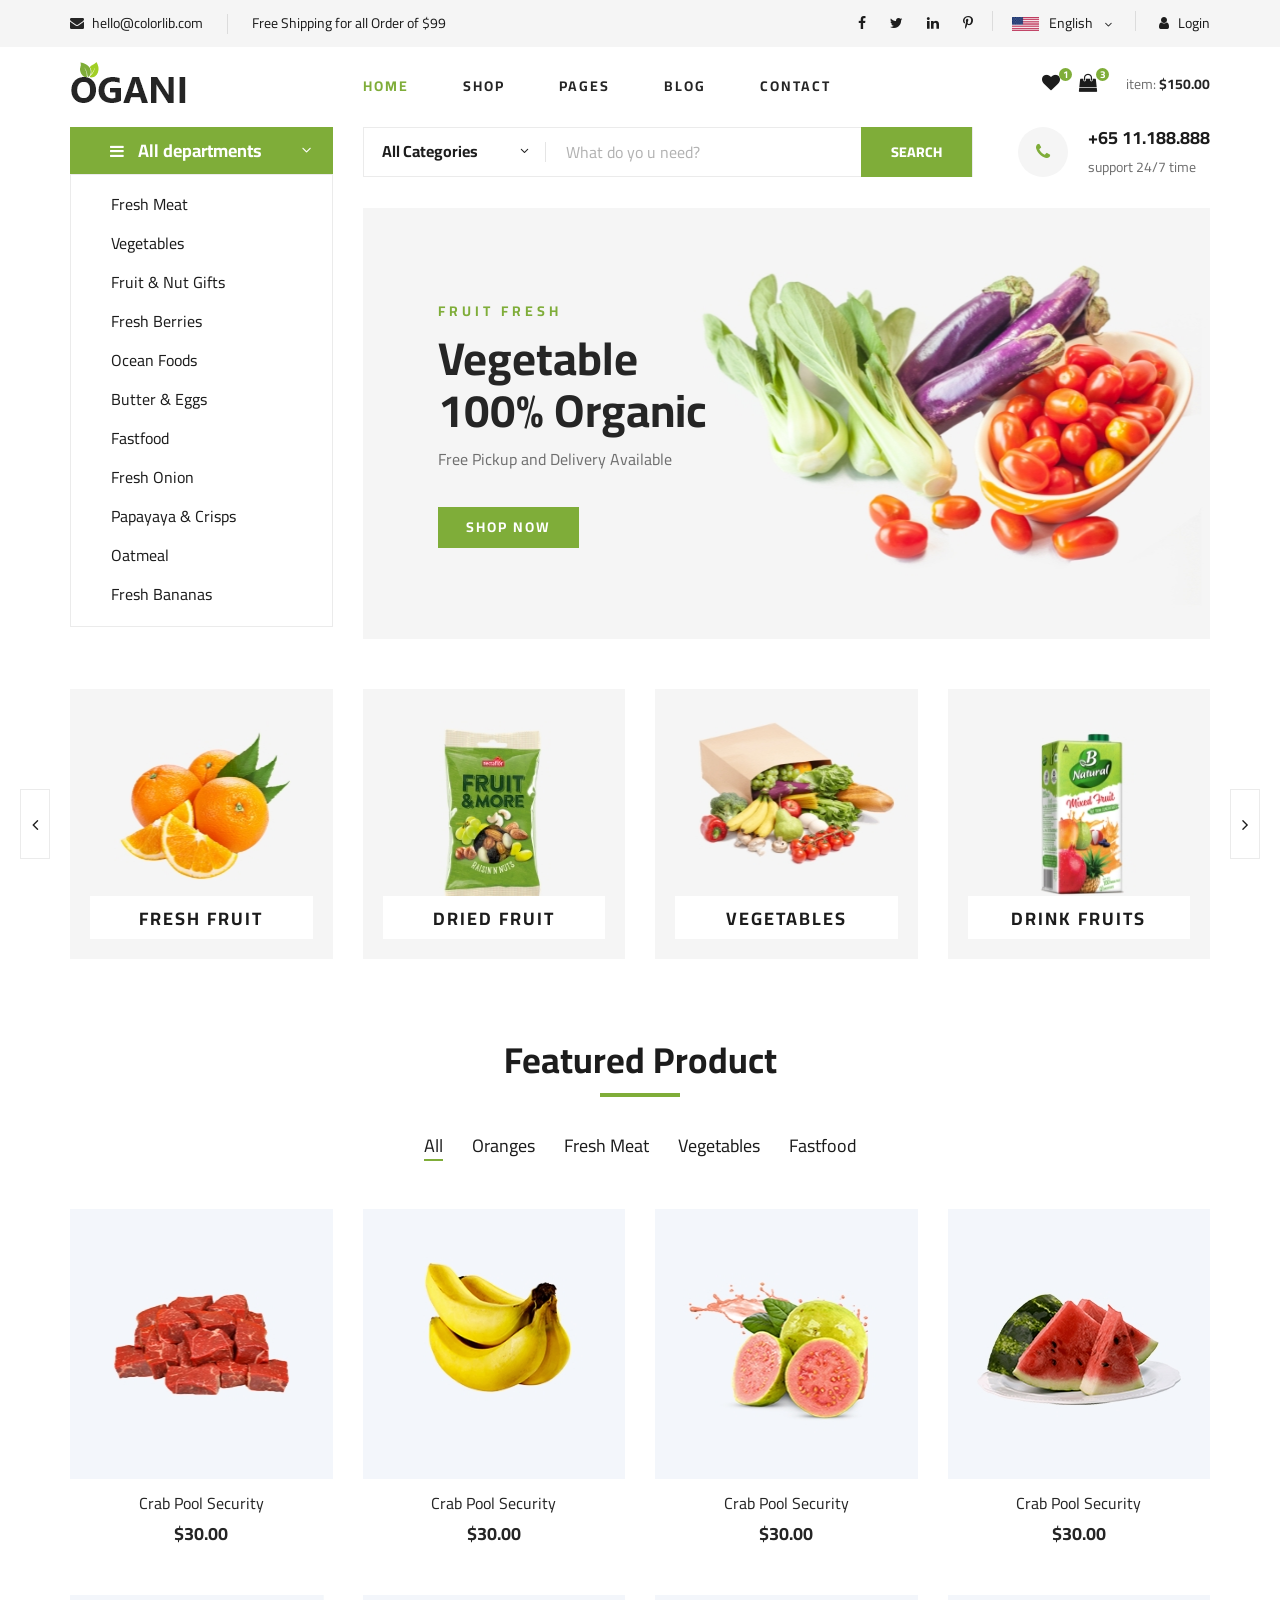
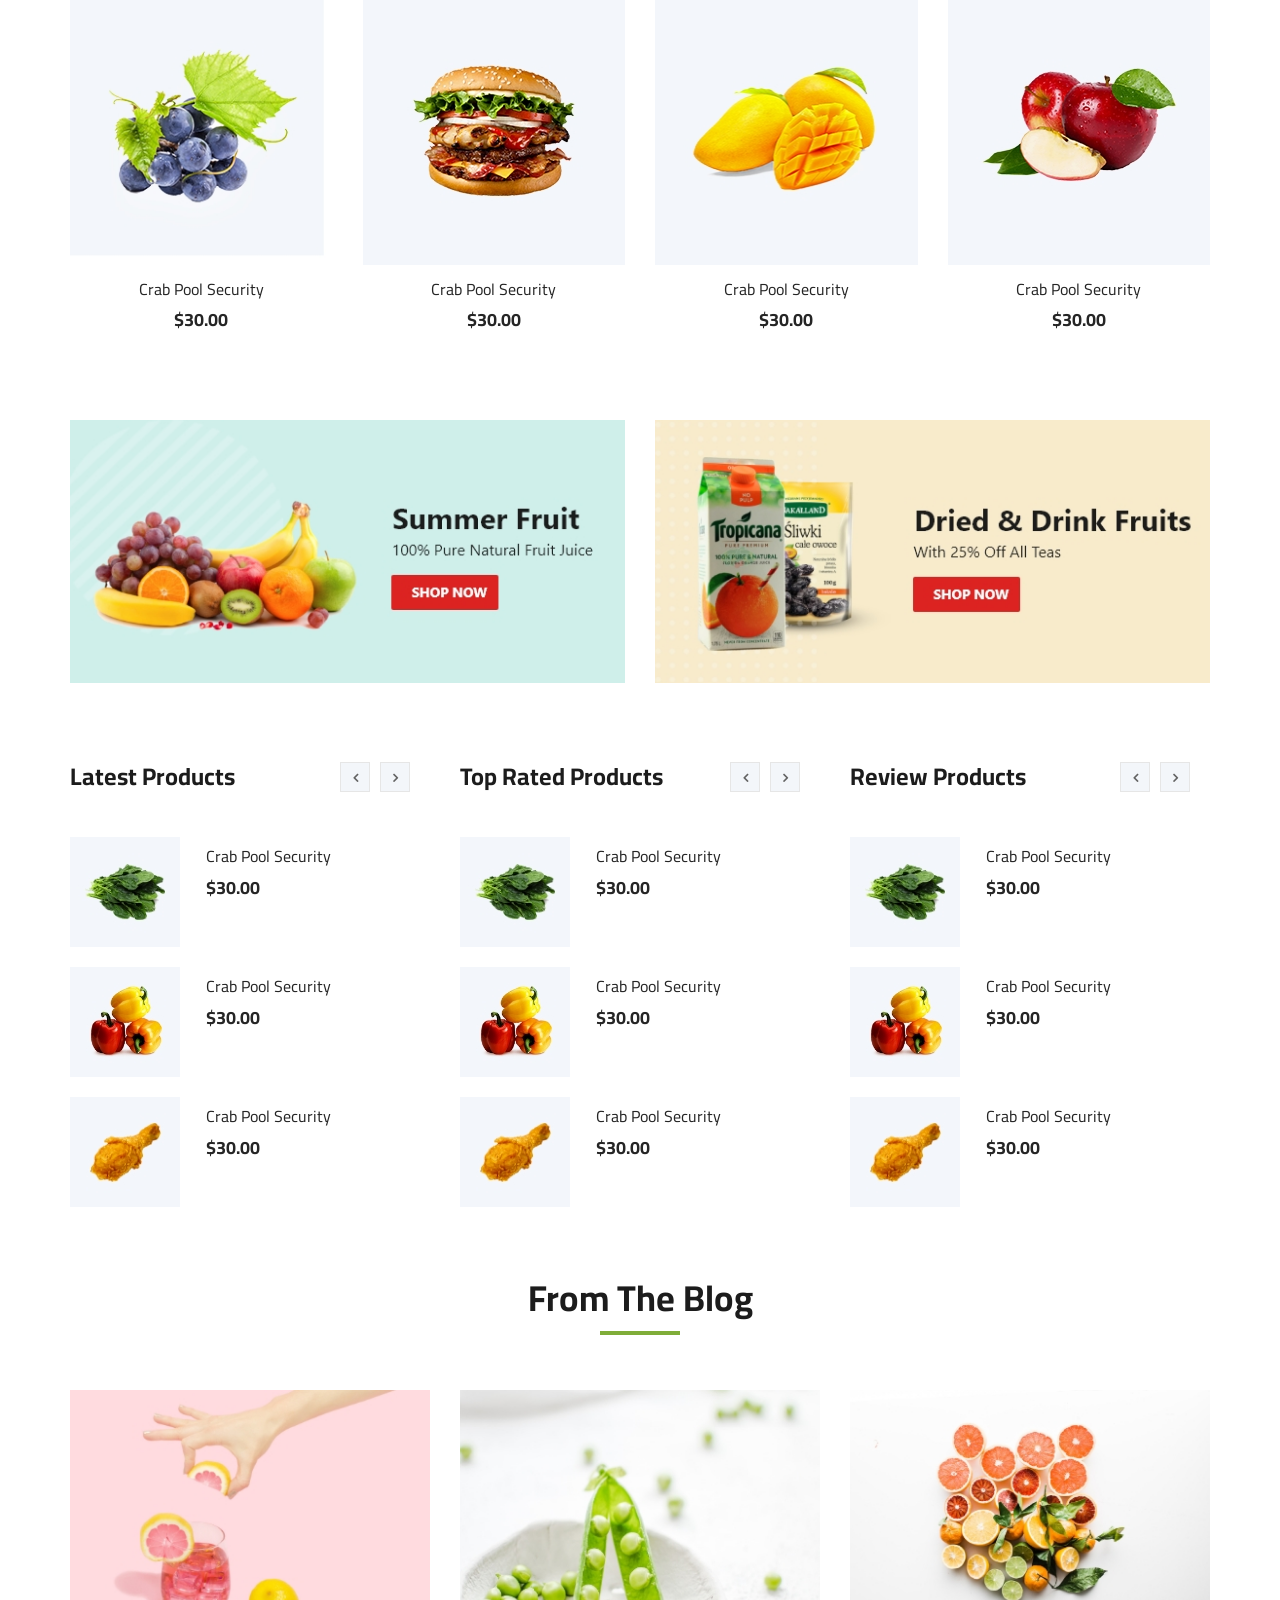
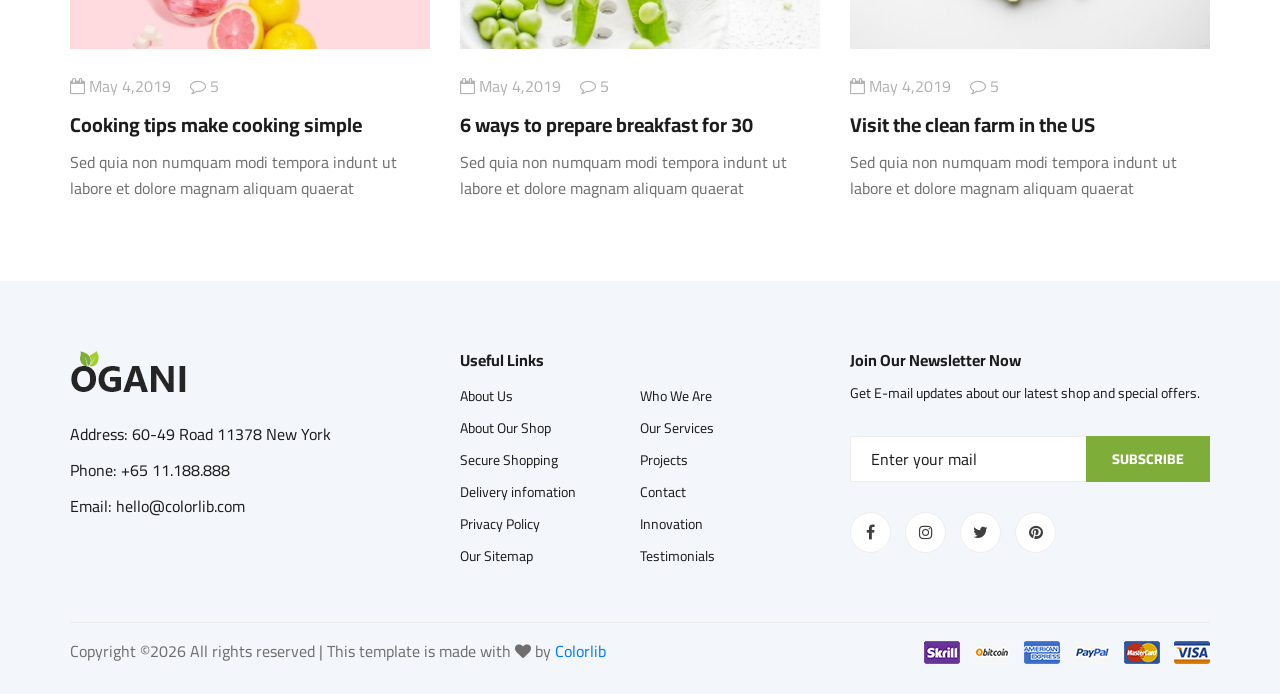
<file: index.html>
<!DOCTYPE html>
<html lang="zxx">

<head>
    <meta charset="UTF-8">
    <meta name="description" content="Ogani Template">
    <meta name="keywords" content="Ogani, unica, creative, html">
    <meta name="viewport" content="width=device-width, initial-scale=1.0">
    <meta http-equiv="X-UA-Compatible" content="ie=edge">
    <title>Ogani | Template</title>

    <!-- Google Font -->
    <link href="https://fonts.googleapis.com/css2?family=Cairo:wght@200;300;400;600;900&display=swap" rel="stylesheet">

    <!-- Css Styles -->
    <link rel="stylesheet" href="css/bootstrap.min.css" type="text/css">
    <link rel="stylesheet" href="css/font-awesome.min.css" type="text/css">
    <link rel="stylesheet" href="css/elegant-icons.css" type="text/css">
    <link rel="stylesheet" href="css/nice-select.css" type="text/css">
    <link rel="stylesheet" href="css/jquery-ui.min.css" type="text/css">
    <link rel="stylesheet" href="css/owl.carousel.min.css" type="text/css">
    <link rel="stylesheet" href="css/slicknav.min.css" type="text/css">
    <link rel="stylesheet" href="css/style.css" type="text/css">
</head>

<body>
    <!-- Page Preloder -->
    <div id="preloder">
        <div class="loader"></div>
    </div>

    <!-- Humberger Begin -->
    <div class="humberger__menu__overlay"></div>
    <div class="humberger__menu__wrapper">
        <div class="humberger__menu__logo">
            <a href="#"><img src="img/logo.png" alt=""></a>
        </div>
        <div class="humberger__menu__cart">
            <ul>
                <li><a href="#"><i class="fa fa-heart"></i> <span>1</span></a></li>
                <li><a href="#"><i class="fa fa-shopping-bag"></i> <span>3</span></a></li>
            </ul>
            <div class="header__cart__price">item: <span>$150.00</span></div>
        </div>
        <div class="humberger__menu__widget">
            <div class="header__top__right__language">
                <img src="img/language.png" alt="">
                <div>English</div>
                <span class="arrow_carrot-down"></span>
                <ul>
                    <li><a href="#">Spanis</a></li>
                    <li><a href="#">English</a></li>
                </ul>
            </div>
            <div class="header__top__right__auth">
                <a href="#"><i class="fa fa-user"></i> Login</a>
            </div>
        </div>
        <nav class="humberger__menu__nav mobile-menu">
            <ul>
                <li class="active"><a href="./index.html">Home</a></li>
                <li><a href="./shop-grid.html">Shop</a></li>
                <li><a href="#">Pages</a>
                    <ul class="header__menu__dropdown">
                        <li><a href="./shop-details.html">Shop Details</a></li>
                        <li><a href="./shoping-cart.html">Shoping Cart</a></li>
                        <li><a href="./checkout.html">Check Out</a></li>
                        <li><a href="./blog-details.html">Blog Details</a></li>
                    </ul>
                </li>
                <li><a href="./blog.html">Blog</a></li>
                <li><a href="./contact.html">Contact</a></li>
            </ul>
        </nav>
        <div id="mobile-menu-wrap"></div>
        <div class="header__top__right__social">
            <a href="#"><i class="fa fa-facebook"></i></a>
            <a href="#"><i class="fa fa-twitter"></i></a>
            <a href="#"><i class="fa fa-linkedin"></i></a>
            <a href="#"><i class="fa fa-pinterest-p"></i></a>
        </div>
        <div class="humberger__menu__contact">
            <ul>
                <li><i class="fa fa-envelope"></i> hello@colorlib.com</li>
                <li>Free Shipping for all Order of $99</li>
            </ul>
        </div>
    </div>
    <!-- Humberger End -->

    <!-- Header Section Begin -->
    <header class="header">
        <div class="header__top">
            <div class="container">
                <div class="row">
                    <div class="col-lg-6 col-md-6">
                        <div class="header__top__left">
                            <ul>
                                <li><i class="fa fa-envelope"></i> hello@colorlib.com</li>
                                <li>Free Shipping for all Order of $99</li>
                            </ul>
                        </div>
                    </div>
                    <div class="col-lg-6 col-md-6">
                        <div class="header__top__right">
                            <div class="header__top__right__social">
                                <a href="#"><i class="fa fa-facebook"></i></a>
                                <a href="#"><i class="fa fa-twitter"></i></a>
                                <a href="#"><i class="fa fa-linkedin"></i></a>
                                <a href="#"><i class="fa fa-pinterest-p"></i></a>
                            </div>
                            <div class="header__top__right__language">
                                <img src="img/language.png" alt="">
                                <div>English</div>
                                <span class="arrow_carrot-down"></span>
                                <ul>
                                    <li><a href="#">Spanis</a></li>
                                    <li><a href="#">English</a></li>
                                </ul>
                            </div>
                            <div class="header__top__right__auth">
                                <a href="#"><i class="fa fa-user"></i> Login</a>
                            </div>
                        </div>
                    </div>
                </div>
            </div>
        </div>
        <div class="container">
            <div class="row">
                <div class="col-lg-3">
                    <div class="header__logo">
                        <a href="./index.html"><img src="img/logo.png" alt=""></a>
                    </div>
                </div>
                <div class="col-lg-6">
                    <nav class="header__menu">
                        <ul>
                            <li class="active"><a href="./index.html">Home</a></li>
                            <li><a href="./shop-grid.html">Shop</a></li>
                            <li><a href="#">Pages</a>
                                <ul class="header__menu__dropdown">
                                    <li><a href="./shop-details.html">Shop Details</a></li>
                                    <li><a href="./shoping-cart.html">Shoping Cart</a></li>
                                    <li><a href="./checkout.html">Check Out</a></li>
                                    <li><a href="./blog-details.html">Blog Details</a></li>
                                </ul>
                            </li>
                            <li><a href="./blog.html">Blog</a></li>
                            <li><a href="./contact.html">Contact</a></li>
                        </ul>
                    </nav>
                </div>
                <div class="col-lg-3">
                    <div class="header__cart">
                        <ul>
                            <li><a href="#"><i class="fa fa-heart"></i> <span>1</span></a></li>
                            <li><a href="#"><i class="fa fa-shopping-bag"></i> <span>3</span></a></li>
                        </ul>
                        <div class="header__cart__price">item: <span>$150.00</span></div>
                    </div>
                </div>
            </div>
            <div class="humberger__open">
                <i class="fa fa-bars"></i>
            </div>
        </div>
    </header>
    <!-- Header Section End -->

    <!-- Hero Section Begin -->
    <section class="hero">
        <div class="container">
            <div class="row">
                <div class="col-lg-3">
                    <div class="hero__categories">
                        <div class="hero__categories__all">
                            <i class="fa fa-bars"></i>
                            <span>All departments</span>
                        </div>
                        <ul>
                            <li><a href="#">Fresh Meat</a></li>
                            <li><a href="#">Vegetables</a></li>
                            <li><a href="#">Fruit & Nut Gifts</a></li>
                            <li><a href="#">Fresh Berries</a></li>
                            <li><a href="#">Ocean Foods</a></li>
                            <li><a href="#">Butter & Eggs</a></li>
                            <li><a href="#">Fastfood</a></li>
                            <li><a href="#">Fresh Onion</a></li>
                            <li><a href="#">Papayaya & Crisps</a></li>
                            <li><a href="#">Oatmeal</a></li>
                            <li><a href="#">Fresh Bananas</a></li>
                        </ul>
                    </div>
                </div>
                <div class="col-lg-9">
                    <div class="hero__search">
                        <div class="hero__search__form">
                            <form action="#">
                                <div class="hero__search__categories">
                                    All Categories
                                    <span class="arrow_carrot-down"></span>
                                </div>
                                <input type="text" placeholder="What do yo u need?">
                                <button type="submit" class="site-btn">SEARCH</button>
                            </form>
                        </div>
                        <div class="hero__search__phone">
                            <div class="hero__search__phone__icon">
                                <i class="fa fa-phone"></i>
                            </div>
                            <div class="hero__search__phone__text">
                                <h5>+65 11.188.888</h5>
                                <span>support 24/7 time</span>
                            </div>
                        </div>
                    </div>
                    <div class="hero__item set-bg" data-setbg="img/hero/banner.jpg">
                        <div class="hero__text">
                            <span>FRUIT FRESH</span>
                            <h2>Vegetable <br />100% Organic</h2>
                            <p>Free Pickup and Delivery Available</p>
                            <a href="#" class="primary-btn">SHOP NOW</a>
                        </div>
                    </div>
                </div>
            </div>
        </div>
    </section>
    <!-- Hero Section End -->

    <!-- Categories Section Begin -->
    <section class="categories">
        <div class="container">
            <div class="row">
                <div class="categories__slider owl-carousel">
                    <div class="col-lg-3">
                        <div class="categories__item set-bg" data-setbg="img/categories/cat-1.jpg">
                            <h5><a href="#">Fresh Fruit</a></h5>
                        </div>
                    </div>
                    <div class="col-lg-3">
                        <div class="categories__item set-bg" data-setbg="img/categories/cat-2.jpg">
                            <h5><a href="#">Dried Fruit</a></h5>
                        </div>
                    </div>
                    <div class="col-lg-3">
                        <div class="categories__item set-bg" data-setbg="img/categories/cat-3.jpg">
                            <h5><a href="#">Vegetables</a></h5>
                        </div>
                    </div>
                    <div class="col-lg-3">
                        <div class="categories__item set-bg" data-setbg="img/categories/cat-4.jpg">
                            <h5><a href="#">drink fruits</a></h5>
                        </div>
                    </div>
                    <div class="col-lg-3">
                        <div class="categories__item set-bg" data-setbg="img/categories/cat-5.jpg">
                            <h5><a href="#">drink fruits</a></h5>
                        </div>
                    </div>
                </div>
            </div>
        </div>
    </section>
    <!-- Categories Section End -->

    <!-- Featured Section Begin -->
    <section class="featured spad">
        <div class="container">
            <div class="row">
                <div class="col-lg-12">
                    <div class="section-title">
                        <h2>Featured Product</h2>
                    </div>
                    <div class="featured__controls">
                        <ul>
                            <li class="active" data-filter="*">All</li>
                            <li data-filter=".oranges">Oranges</li>
                            <li data-filter=".fresh-meat">Fresh Meat</li>
                            <li data-filter=".vegetables">Vegetables</li>
                            <li data-filter=".fastfood">Fastfood</li>
                        </ul>
                    </div>
                </div>
            </div>
            <div class="row featured__filter">
                <div class="col-lg-3 col-md-4 col-sm-6 mix oranges fresh-meat">
                    <div class="featured__item">
                        <div class="featured__item__pic set-bg" data-setbg="img/featured/feature-1.jpg">
                            <ul class="featured__item__pic__hover">
                                <li><a href="#"><i class="fa fa-heart"></i></a></li>
                                <li><a href="#"><i class="fa fa-retweet"></i></a></li>
                                <li><a href="#"><i class="fa fa-shopping-cart"></i></a></li>
                            </ul>
                        </div>
                        <div class="featured__item__text">
                            <h6><a href="#">Crab Pool Security</a></h6>
                            <h5>$30.00</h5>
                        </div>
                    </div>
                </div>
                <div class="col-lg-3 col-md-4 col-sm-6 mix vegetables fastfood">
                    <div class="featured__item">
                        <div class="featured__item__pic set-bg" data-setbg="img/featured/feature-2.jpg">
                            <ul class="featured__item__pic__hover">
                                <li><a href="#"><i class="fa fa-heart"></i></a></li>
                                <li><a href="#"><i class="fa fa-retweet"></i></a></li>
                                <li><a href="#"><i class="fa fa-shopping-cart"></i></a></li>
                            </ul>
                        </div>
                        <div class="featured__item__text">
                            <h6><a href="#">Crab Pool Security</a></h6>
                            <h5>$30.00</h5>
                        </div>
                    </div>
                </div>
                <div class="col-lg-3 col-md-4 col-sm-6 mix vegetables fresh-meat">
                    <div class="featured__item">
                        <div class="featured__item__pic set-bg" data-setbg="img/featured/feature-3.jpg">
                            <ul class="featured__item__pic__hover">
                                <li><a href="#"><i class="fa fa-heart"></i></a></li>
                                <li><a href="#"><i class="fa fa-retweet"></i></a></li>
                                <li><a href="#"><i class="fa fa-shopping-cart"></i></a></li>
                            </ul>
                        </div>
                        <div class="featured__item__text">
                            <h6><a href="#">Crab Pool Security</a></h6>
                            <h5>$30.00</h5>
                        </div>
                    </div>
                </div>
                <div class="col-lg-3 col-md-4 col-sm-6 mix fastfood oranges">
                    <div class="featured__item">
                        <div class="featured__item__pic set-bg" data-setbg="img/featured/feature-4.jpg">
                            <ul class="featured__item__pic__hover">
                                <li><a href="#"><i class="fa fa-heart"></i></a></li>
                                <li><a href="#"><i class="fa fa-retweet"></i></a></li>
                                <li><a href="#"><i class="fa fa-shopping-cart"></i></a></li>
                            </ul>
                        </div>
                        <div class="featured__item__text">
                            <h6><a href="#">Crab Pool Security</a></h6>
                            <h5>$30.00</h5>
                        </div>
                    </div>
                </div>
                <div class="col-lg-3 col-md-4 col-sm-6 mix fresh-meat vegetables">
                    <div class="featured__item">
                        <div class="featured__item__pic set-bg" data-setbg="img/featured/feature-5.jpg">
                            <ul class="featured__item__pic__hover">
                                <li><a href="#"><i class="fa fa-heart"></i></a></li>
                                <li><a href="#"><i class="fa fa-retweet"></i></a></li>
                                <li><a href="#"><i class="fa fa-shopping-cart"></i></a></li>
                            </ul>
                        </div>
                        <div class="featured__item__text">
                            <h6><a href="#">Crab Pool Security</a></h6>
                            <h5>$30.00</h5>
                        </div>
                    </div>
                </div>
                <div class="col-lg-3 col-md-4 col-sm-6 mix oranges fastfood">
                    <div class="featured__item">
                        <div class="featured__item__pic set-bg" data-setbg="img/featured/feature-6.jpg">
                            <ul class="featured__item__pic__hover">
                                <li><a href="#"><i class="fa fa-heart"></i></a></li>
                                <li><a href="#"><i class="fa fa-retweet"></i></a></li>
                                <li><a href="#"><i class="fa fa-shopping-cart"></i></a></li>
                            </ul>
                        </div>
                        <div class="featured__item__text">
                            <h6><a href="#">Crab Pool Security</a></h6>
                            <h5>$30.00</h5>
                        </div>
                    </div>
                </div>
                <div class="col-lg-3 col-md-4 col-sm-6 mix fresh-meat vegetables">
                    <div class="featured__item">
                        <div class="featured__item__pic set-bg" data-setbg="img/featured/feature-7.jpg">
                            <ul class="featured__item__pic__hover">
                                <li><a href="#"><i class="fa fa-heart"></i></a></li>
                                <li><a href="#"><i class="fa fa-retweet"></i></a></li>
                                <li><a href="#"><i class="fa fa-shopping-cart"></i></a></li>
                            </ul>
                        </div>
                        <div class="featured__item__text">
                            <h6><a href="#">Crab Pool Security</a></h6>
                            <h5>$30.00</h5>
                        </div>
                    </div>
                </div>
                <div class="col-lg-3 col-md-4 col-sm-6 mix fastfood vegetables">
                    <div class="featured__item">
                        <div class="featured__item__pic set-bg" data-setbg="img/featured/feature-8.jpg">
                            <ul class="featured__item__pic__hover">
                                <li><a href="#"><i class="fa fa-heart"></i></a></li>
                                <li><a href="#"><i class="fa fa-retweet"></i></a></li>
                                <li><a href="#"><i class="fa fa-shopping-cart"></i></a></li>
                            </ul>
                        </div>
                        <div class="featured__item__text">
                            <h6><a href="#">Crab Pool Security</a></h6>
                            <h5>$30.00</h5>
                        </div>
                    </div>
                </div>
            </div>
        </div>
    </section>
    <!-- Featured Section End -->

    <!-- Banner Begin -->
    <div class="banner">
        <div class="container">
            <div class="row">
                <div class="col-lg-6 col-md-6 col-sm-6">
                    <div class="banner__pic">
                        <img src="img/banner/banner-1.jpg" alt="">
                    </div>
                </div>
                <div class="col-lg-6 col-md-6 col-sm-6">
                    <div class="banner__pic">
                        <img src="img/banner/banner-2.jpg" alt="">
                    </div>
                </div>
            </div>
        </div>
    </div>
    <!-- Banner End -->

    <!-- Latest Product Section Begin -->
    <section class="latest-product spad">
        <div class="container">
            <div class="row">
                <div class="col-lg-4 col-md-6">
                    <div class="latest-product__text">
                        <h4>Latest Products</h4>
                        <div class="latest-product__slider owl-carousel">
                            <div class="latest-prdouct__slider__item">
                                <a href="#" class="latest-product__item">
                                    <div class="latest-product__item__pic">
                                        <img src="img/latest-product/lp-1.jpg" alt="">
                                    </div>
                                    <div class="latest-product__item__text">
                                        <h6>Crab Pool Security</h6>
                                        <span>$30.00</span>
                                    </div>
                                </a>
                                <a href="#" class="latest-product__item">
                                    <div class="latest-product__item__pic">
                                        <img src="img/latest-product/lp-2.jpg" alt="">
                                    </div>
                                    <div class="latest-product__item__text">
                                        <h6>Crab Pool Security</h6>
                                        <span>$30.00</span>
                                    </div>
                                </a>
                                <a href="#" class="latest-product__item">
                                    <div class="latest-product__item__pic">
                                        <img src="img/latest-product/lp-3.jpg" alt="">
                                    </div>
                                    <div class="latest-product__item__text">
                                        <h6>Crab Pool Security</h6>
                                        <span>$30.00</span>
                                    </div>
                                </a>
                            </div>
                            <div class="latest-prdouct__slider__item">
                                <a href="#" class="latest-product__item">
                                    <div class="latest-product__item__pic">
                                        <img src="img/latest-product/lp-1.jpg" alt="">
                                    </div>
                                    <div class="latest-product__item__text">
                                        <h6>Crab Pool Security</h6>
                                        <span>$30.00</span>
                                    </div>
                                </a>
                                <a href="#" class="latest-product__item">
                                    <div class="latest-product__item__pic">
                                        <img src="img/latest-product/lp-2.jpg" alt="">
                                    </div>
                                    <div class="latest-product__item__text">
                                        <h6>Crab Pool Security</h6>
                                        <span>$30.00</span>
                                    </div>
                                </a>
                                <a href="#" class="latest-product__item">
                                    <div class="latest-product__item__pic">
                                        <img src="img/latest-product/lp-3.jpg" alt="">
                                    </div>
                                    <div class="latest-product__item__text">
                                        <h6>Crab Pool Security</h6>
                                        <span>$30.00</span>
                                    </div>
                                </a>
                            </div>
                        </div>
                    </div>
                </div>
                <div class="col-lg-4 col-md-6">
                    <div class="latest-product__text">
                        <h4>Top Rated Products</h4>
                        <div class="latest-product__slider owl-carousel">
                            <div class="latest-prdouct__slider__item">
                                <a href="#" class="latest-product__item">
                                    <div class="latest-product__item__pic">
                                        <img src="img/latest-product/lp-1.jpg" alt="">
                                    </div>
                                    <div class="latest-product__item__text">
                                        <h6>Crab Pool Security</h6>
                                        <span>$30.00</span>
                                    </div>
                                </a>
                                <a href="#" class="latest-product__item">
                                    <div class="latest-product__item__pic">
                                        <img src="img/latest-product/lp-2.jpg" alt="">
                                    </div>
                                    <div class="latest-product__item__text">
                                        <h6>Crab Pool Security</h6>
                                        <span>$30.00</span>
                                    </div>
                                </a>
                                <a href="#" class="latest-product__item">
                                    <div class="latest-product__item__pic">
                                        <img src="img/latest-product/lp-3.jpg" alt="">
                                    </div>
                                    <div class="latest-product__item__text">
                                        <h6>Crab Pool Security</h6>
                                        <span>$30.00</span>
                                    </div>
                                </a>
                            </div>
                            <div class="latest-prdouct__slider__item">
                                <a href="#" class="latest-product__item">
                                    <div class="latest-product__item__pic">
                                        <img src="img/latest-product/lp-1.jpg" alt="">
                                    </div>
                                    <div class="latest-product__item__text">
                                        <h6>Crab Pool Security</h6>
                                        <span>$30.00</span>
                                    </div>
                                </a>
                                <a href="#" class="latest-product__item">
                                    <div class="latest-product__item__pic">
                                        <img src="img/latest-product/lp-2.jpg" alt="">
                                    </div>
                                    <div class="latest-product__item__text">
                                        <h6>Crab Pool Security</h6>
                                        <span>$30.00</span>
                                    </div>
                                </a>
                                <a href="#" class="latest-product__item">
                                    <div class="latest-product__item__pic">
                                        <img src="img/latest-product/lp-3.jpg" alt="">
                                    </div>
                                    <div class="latest-product__item__text">
                                        <h6>Crab Pool Security</h6>
                                        <span>$30.00</span>
                                    </div>
                                </a>
                            </div>
                        </div>
                    </div>
                </div>
                <div class="col-lg-4 col-md-6">
                    <div class="latest-product__text">
                        <h4>Review Products</h4>
                        <div class="latest-product__slider owl-carousel">
                            <div class="latest-prdouct__slider__item">
                                <a href="#" class="latest-product__item">
                                    <div class="latest-product__item__pic">
                                        <img src="img/latest-product/lp-1.jpg" alt="">
                                    </div>
                                    <div class="latest-product__item__text">
                                        <h6>Crab Pool Security</h6>
                                        <span>$30.00</span>
                                    </div>
                                </a>
                                <a href="#" class="latest-product__item">
                                    <div class="latest-product__item__pic">
                                        <img src="img/latest-product/lp-2.jpg" alt="">
                                    </div>
                                    <div class="latest-product__item__text">
                                        <h6>Crab Pool Security</h6>
                                        <span>$30.00</span>
                                    </div>
                                </a>
                                <a href="#" class="latest-product__item">
                                    <div class="latest-product__item__pic">
                                        <img src="img/latest-product/lp-3.jpg" alt="">
                                    </div>
                                    <div class="latest-product__item__text">
                                        <h6>Crab Pool Security</h6>
                                        <span>$30.00</span>
                                    </div>
                                </a>
                            </div>
                            <div class="latest-prdouct__slider__item">
                                <a href="#" class="latest-product__item">
                                    <div class="latest-product__item__pic">
                                        <img src="img/latest-product/lp-1.jpg" alt="">
                                    </div>
                                    <div class="latest-product__item__text">
                                        <h6>Crab Pool Security</h6>
                                        <span>$30.00</span>
                                    </div>
                                </a>
                                <a href="#" class="latest-product__item">
                                    <div class="latest-product__item__pic">
                                        <img src="img/latest-product/lp-2.jpg" alt="">
                                    </div>
                                    <div class="latest-product__item__text">
                                        <h6>Crab Pool Security</h6>
                                        <span>$30.00</span>
                                    </div>
                                </a>
                                <a href="#" class="latest-product__item">
                                    <div class="latest-product__item__pic">
                                        <img src="img/latest-product/lp-3.jpg" alt="">
                                    </div>
                                    <div class="latest-product__item__text">
                                        <h6>Crab Pool Security</h6>
                                        <span>$30.00</span>
                                    </div>
                                </a>
                            </div>
                        </div>
                    </div>
                </div>
            </div>
        </div>
    </section>
    <!-- Latest Product Section End -->

    <!-- Blog Section Begin -->
    <section class="from-blog spad">
        <div class="container">
            <div class="row">
                <div class="col-lg-12">
                    <div class="section-title from-blog__title">
                        <h2>From The Blog</h2>
                    </div>
                </div>
            </div>
            <div class="row">
                <div class="col-lg-4 col-md-4 col-sm-6">
                    <div class="blog__item">
                        <div class="blog__item__pic">
                            <img src="img/blog/blog-1.jpg" alt="">
                        </div>
                        <div class="blog__item__text">
                            <ul>
                                <li><i class="fa fa-calendar-o"></i> May 4,2019</li>
                                <li><i class="fa fa-comment-o"></i> 5</li>
                            </ul>
                            <h5><a href="#">Cooking tips make cooking simple</a></h5>
                            <p>Sed quia non numquam modi tempora indunt ut labore et dolore magnam aliquam quaerat </p>
                        </div>
                    </div>
                </div>
                <div class="col-lg-4 col-md-4 col-sm-6">
                    <div class="blog__item">
                        <div class="blog__item__pic">
                            <img src="img/blog/blog-2.jpg" alt="">
                        </div>
                        <div class="blog__item__text">
                            <ul>
                                <li><i class="fa fa-calendar-o"></i> May 4,2019</li>
                                <li><i class="fa fa-comment-o"></i> 5</li>
                            </ul>
                            <h5><a href="#">6 ways to prepare breakfast for 30</a></h5>
                            <p>Sed quia non numquam modi tempora indunt ut labore et dolore magnam aliquam quaerat </p>
                        </div>
                    </div>
                </div>
                <div class="col-lg-4 col-md-4 col-sm-6">
                    <div class="blog__item">
                        <div class="blog__item__pic">
                            <img src="img/blog/blog-3.jpg" alt="">
                        </div>
                        <div class="blog__item__text">
                            <ul>
                                <li><i class="fa fa-calendar-o"></i> May 4,2019</li>
                                <li><i class="fa fa-comment-o"></i> 5</li>
                            </ul>
                            <h5><a href="#">Visit the clean farm in the US</a></h5>
                            <p>Sed quia non numquam modi tempora indunt ut labore et dolore magnam aliquam quaerat </p>
                        </div>
                    </div>
                </div>
            </div>
        </div>
    </section>
    <!-- Blog Section End -->

    <!-- Footer Section Begin -->
    <footer class="footer spad">
        <div class="container">
            <div class="row">
                <div class="col-lg-3 col-md-6 col-sm-6">
                    <div class="footer__about">
                        <div class="footer__about__logo">
                            <a href="./index.html"><img src="img/logo.png" alt=""></a>
                        </div>
                        <ul>
                            <li>Address: 60-49 Road 11378 New York</li>
                            <li>Phone: +65 11.188.888</li>
                            <li>Email: hello@colorlib.com</li>
                        </ul>
                    </div>
                </div>
                <div class="col-lg-4 col-md-6 col-sm-6 offset-lg-1">
                    <div class="footer__widget">
                        <h6>Useful Links</h6>
                        <ul>
                            <li><a href="#">About Us</a></li>
                            <li><a href="#">About Our Shop</a></li>
                            <li><a href="#">Secure Shopping</a></li>
                            <li><a href="#">Delivery infomation</a></li>
                            <li><a href="#">Privacy Policy</a></li>
                            <li><a href="#">Our Sitemap</a></li>
                        </ul>
                        <ul>
                            <li><a href="#">Who We Are</a></li>
                            <li><a href="#">Our Services</a></li>
                            <li><a href="#">Projects</a></li>
                            <li><a href="#">Contact</a></li>
                            <li><a href="#">Innovation</a></li>
                            <li><a href="#">Testimonials</a></li>
                        </ul>
                    </div>
                </div>
                <div class="col-lg-4 col-md-12">
                    <div class="footer__widget">
                        <h6>Join Our Newsletter Now</h6>
                        <p>Get E-mail updates about our latest shop and special offers.</p>
                        <form action="#">
                            <input type="text" placeholder="Enter your mail">
                            <button type="submit" class="site-btn">Subscribe</button>
                        </form>
                        <div class="footer__widget__social">
                            <a href="#"><i class="fa fa-facebook"></i></a>
                            <a href="#"><i class="fa fa-instagram"></i></a>
                            <a href="#"><i class="fa fa-twitter"></i></a>
                            <a href="#"><i class="fa fa-pinterest"></i></a>
                        </div>
                    </div>
                </div>
            </div>
            <div class="row">
                <div class="col-lg-12">
                    <div class="footer__copyright">
                        <div class="footer__copyright__text"><p><!-- Link back to Colorlib can't be removed. Template is licensed under CC BY 3.0. -->
  Copyright &copy;<script>document.write(new Date().getFullYear());</script> All rights reserved | This template is made with <i class="fa fa-heart" aria-hidden="true"></i> by <a href="https://colorlib.com" target="_blank">Colorlib</a>
  <!-- Link back to Colorlib can't be removed. Template is licensed under CC BY 3.0. --></p></div>
                        <div class="footer__copyright__payment"><img src="img/payment-item.png" alt=""></div>
                    </div>
                </div>
            </div>
        </div>
    </footer>
    <!-- Footer Section End -->

    <!-- Js Plugins -->
    <script src="js/jquery-3.3.1.min.js"></script>
    <script src="js/bootstrap.min.js"></script>
    <script src="js/jquery.nice-select.min.js"></script>
    <script src="js/jquery-ui.min.js"></script>
    <script src="js/jquery.slicknav.js"></script>
    <script src="js/mixitup.min.js"></script>
    <script src="js/owl.carousel.min.js"></script>
    <script src="js/main.js"></script>



</body>

</html>
</file>
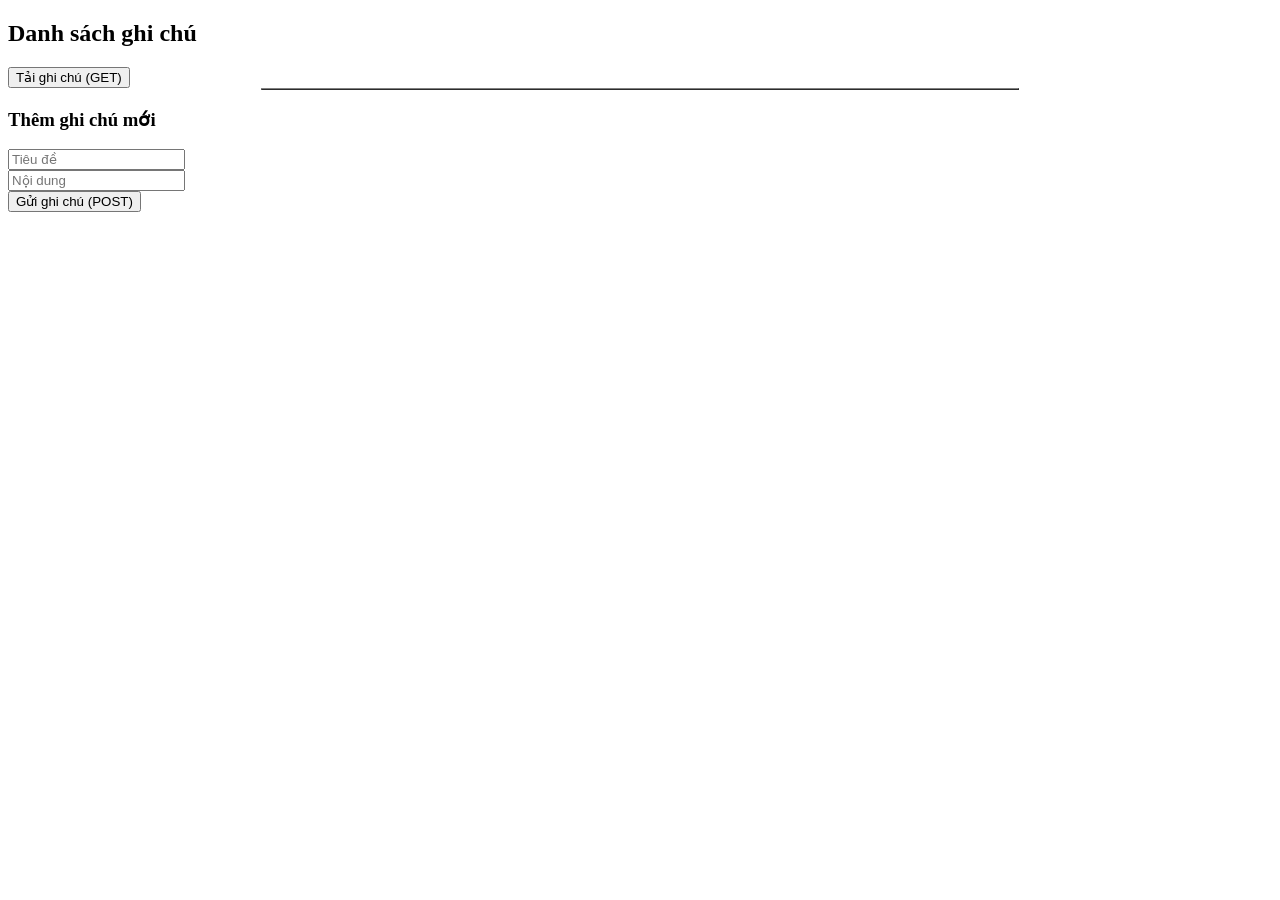
<file: Ajax_JavaScript/index.html>
<!DOCTYPE html>
<html lang="vi">
<head>
  <meta charset="UTF-8">
  <title>Demo AJAX với jQuery</title>
  <script src="https://code.jquery.com/jquery-3.6.0.min.js"></script>
</head>
<body>
  <h2>Danh sách ghi chú</h2>
  <button id="loadNotes">Tải ghi chú (GET)</button>
  <table id="noteList" border="1" cellpadding="8" cellspacing="2" width="60%" align="center">
   
  </table>
  <h3>Thêm ghi chú mới</h3>
  <input type="text" id="title" placeholder="Tiêu đề"><br>
  <input type="text" id="content" placeholder="Nội dung"><br>
  <button id="addNote">Gửi ghi chú (POST)</button>

  <script src="script.js"></script>
</body>
</html>
</file>
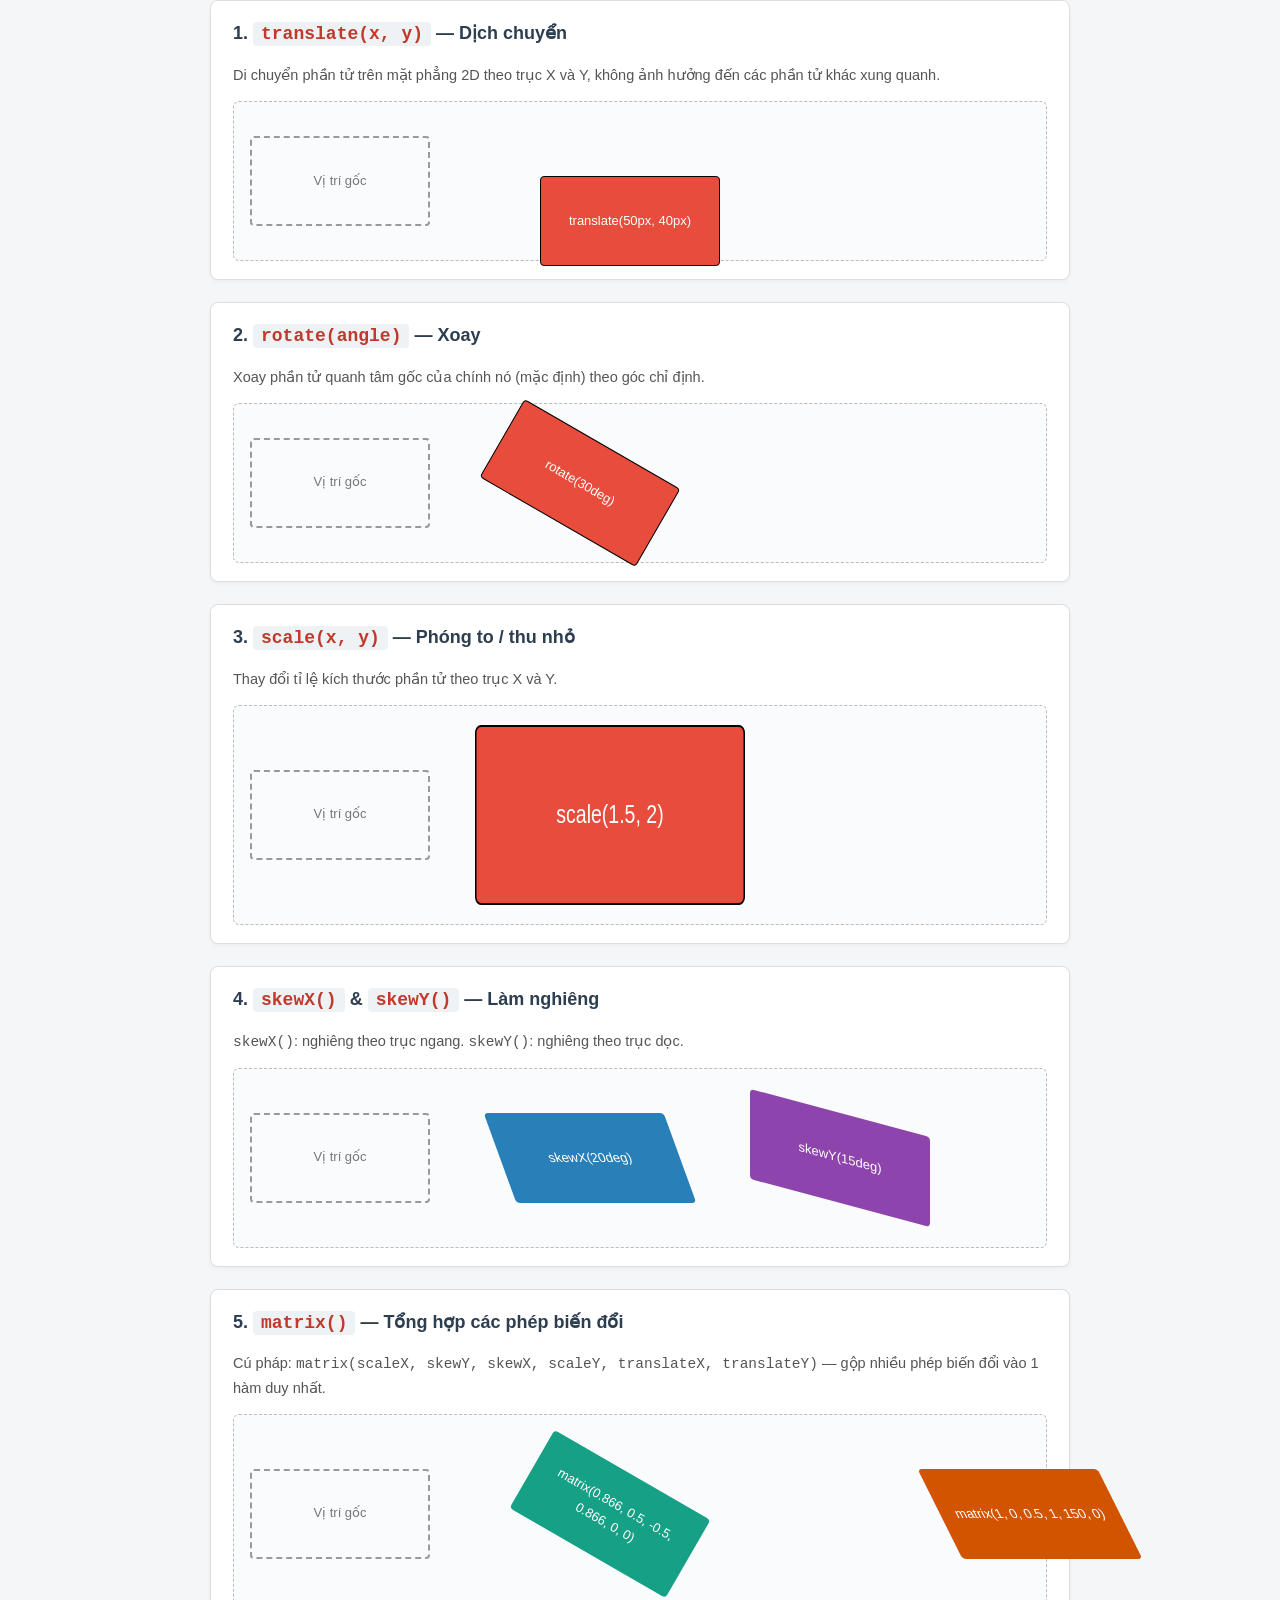
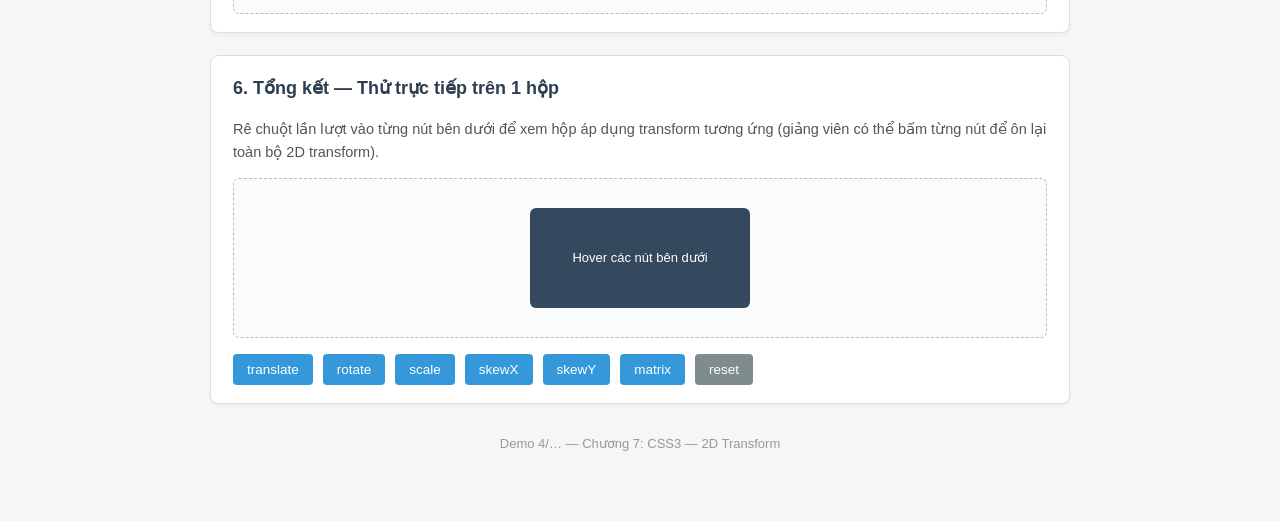
<file: CSS3_Demo/2D-Transform/index.html>
<!DOCTYPE html>
<html lang="vi">
<head>
  <meta charset="UTF-8" />
  <title>Demo 4 - 2D Transform | Chương 7: CSS3</title>
  <link rel="stylesheet" href="style.css" />
</head>
<body>

  <main>

    <!-- ============================================= -->
    <!-- 1. TRANSLATE()                                  -->
    <!-- ============================================= -->
    <section class="demo-block" id="demo-translate">
      <h2>1. <code>translate(x, y)</code> — Dịch chuyển</h2>
      <p class="explain">Di chuyển phần tử trên mặt phẳng 2D theo trục X và Y, không ảnh hưởng đến các phần tử khác xung quanh.</p>
      <div class="sandbox stage">
        <div class="box original">Vị trí gốc</div>
        <div class="box t-translate">translate(50px, 40px)</div>
      </div>
    </section>

    <!-- ============================================= -->
    <!-- 2. ROTATE()                                     -->
    <!-- ============================================= -->
    <section class="demo-block" id="demo-rotate">
      <h2>2. <code>rotate(angle)</code> — Xoay</h2>
      <p class="explain">Xoay phần tử quanh tâm gốc của chính nó (mặc định) theo góc chỉ định.</p>
      <div class="sandbox stage">
        <div class="box original">Vị trí gốc</div>
        <div class="box t-rotate">rotate(30deg)</div>
      </div>
    </section>

    <!-- ============================================= -->
    <!-- 3. SCALE()                                      -->
    <!-- ============================================= -->
    <section class="demo-block" id="demo-scale">
      <h2>3. <code>scale(x, y)</code> — Phóng to / thu nhỏ</h2>
      <p class="explain">Thay đổi tỉ lệ kích thước phần tử theo trục X và Y.</p>
      <div class="sandbox stage scale-stage">
        <div class="box original">Vị trí gốc</div>
        <div class="box t-scale">scale(1.5, 2)</div>
      </div>
    </section>

    <!-- ============================================= -->
    <!-- 4. SKEWX() & SKEWY()                            -->
    <!-- ============================================= -->
    <section class="demo-block" id="demo-skew">
      <h2>4. <code>skewX()</code> &amp; <code>skewY()</code> — Làm nghiêng</h2>
      <p class="explain"><code>skewX()</code>: nghiêng theo trục ngang. <code>skewY()</code>: nghiêng theo trục dọc.</p>
      <div class="sandbox stage skew-stage">
        <div class="box original">Vị trí gốc</div>
        <div class="box t-skewx">skewX(20deg)</div>
        <div class="box t-skewy">skewY(15deg)</div>
      </div>
    </section>

    <!-- ============================================= -->
    <!-- 5. MATRIX()                                     -->
    <!-- ============================================= -->
    <section class="demo-block" id="demo-matrix">
      <h2>5. <code>matrix()</code> — Tổng hợp các phép biến đổi</h2>
      <p class="explain">Cú pháp: <code>matrix(scaleX, skewY, skewX, scaleY, translateX, translateY)</code> — gộp nhiều phép biến đổi vào 1 hàm duy nhất.</p>
      <div class="sandbox stage matrix-stage">
        <div class="box original">Vị trí gốc</div>
        <div class="box t-matrix1">matrix(0.866, 0.5, -0.5, 0.866, 0, 0)</div>
        <div class="box t-matrix2">matrix(1, 0, 0.5, 1, 150, 0)</div>
      </div>
    </section>

    <!-- ============================================= -->
    <!-- 6. BẢNG TỔNG KẾT (tương tác)                     -->
    <!-- ============================================= -->
    <section class="demo-block" id="demo-summary">
      <h2>6. Tổng kết — Thử trực tiếp trên 1 hộp</h2>
      <p class="explain">Rê chuột lần lượt vào từng nút bên dưới để xem hộp áp dụng transform tương ứng (giảng viên có thể bấm từng nút để ôn lại toàn bộ 2D transform).</p>
      <div class="sandbox live-stage">
        <div class="box live-box" id="liveBox">Hover các nút bên dưới</div>
      </div>
      <div class="btn-row">
        <button class="live-btn" data-t="translate(40px, 20px)">translate</button>
        <button class="live-btn" data-t="rotate(45deg)">rotate</button>
        <button class="live-btn" data-t="scale(1.4)">scale</button>
        <button class="live-btn" data-t="skewX(20deg)">skewX</button>
        <button class="live-btn" data-t="skewY(15deg)">skewY</button>
        <button class="live-btn" data-t="matrix(1, 0.2, -0.2, 1, 30, 0)">matrix</button>
        <button class="live-btn reset-btn" data-t="none">reset</button>
      </div>
    </section>

  </main>

  <footer class="page-footer">
    <p>Demo 4/… — Chương 7: CSS3 — 2D Transform</p>
  </footer>

  <script>
    // Chỉ phục vụ mục đích demo trực quan phần "Tổng kết" — click nút để áp dụng transform lên hộp
    const liveBox = document.getElementById('liveBox');
    document.querySelectorAll('.live-btn').forEach(btn => {
      btn.addEventListener('click', () => {
        const t = btn.getAttribute('data-t');
        liveBox.style.transform = (t === 'none') ? 'none' : t;
        liveBox.textContent = (t === 'none') ? 'Hover các nút bên dưới' : 'transform: ' + t;
      });
    });
  </script>

</body>
</html>
</file>
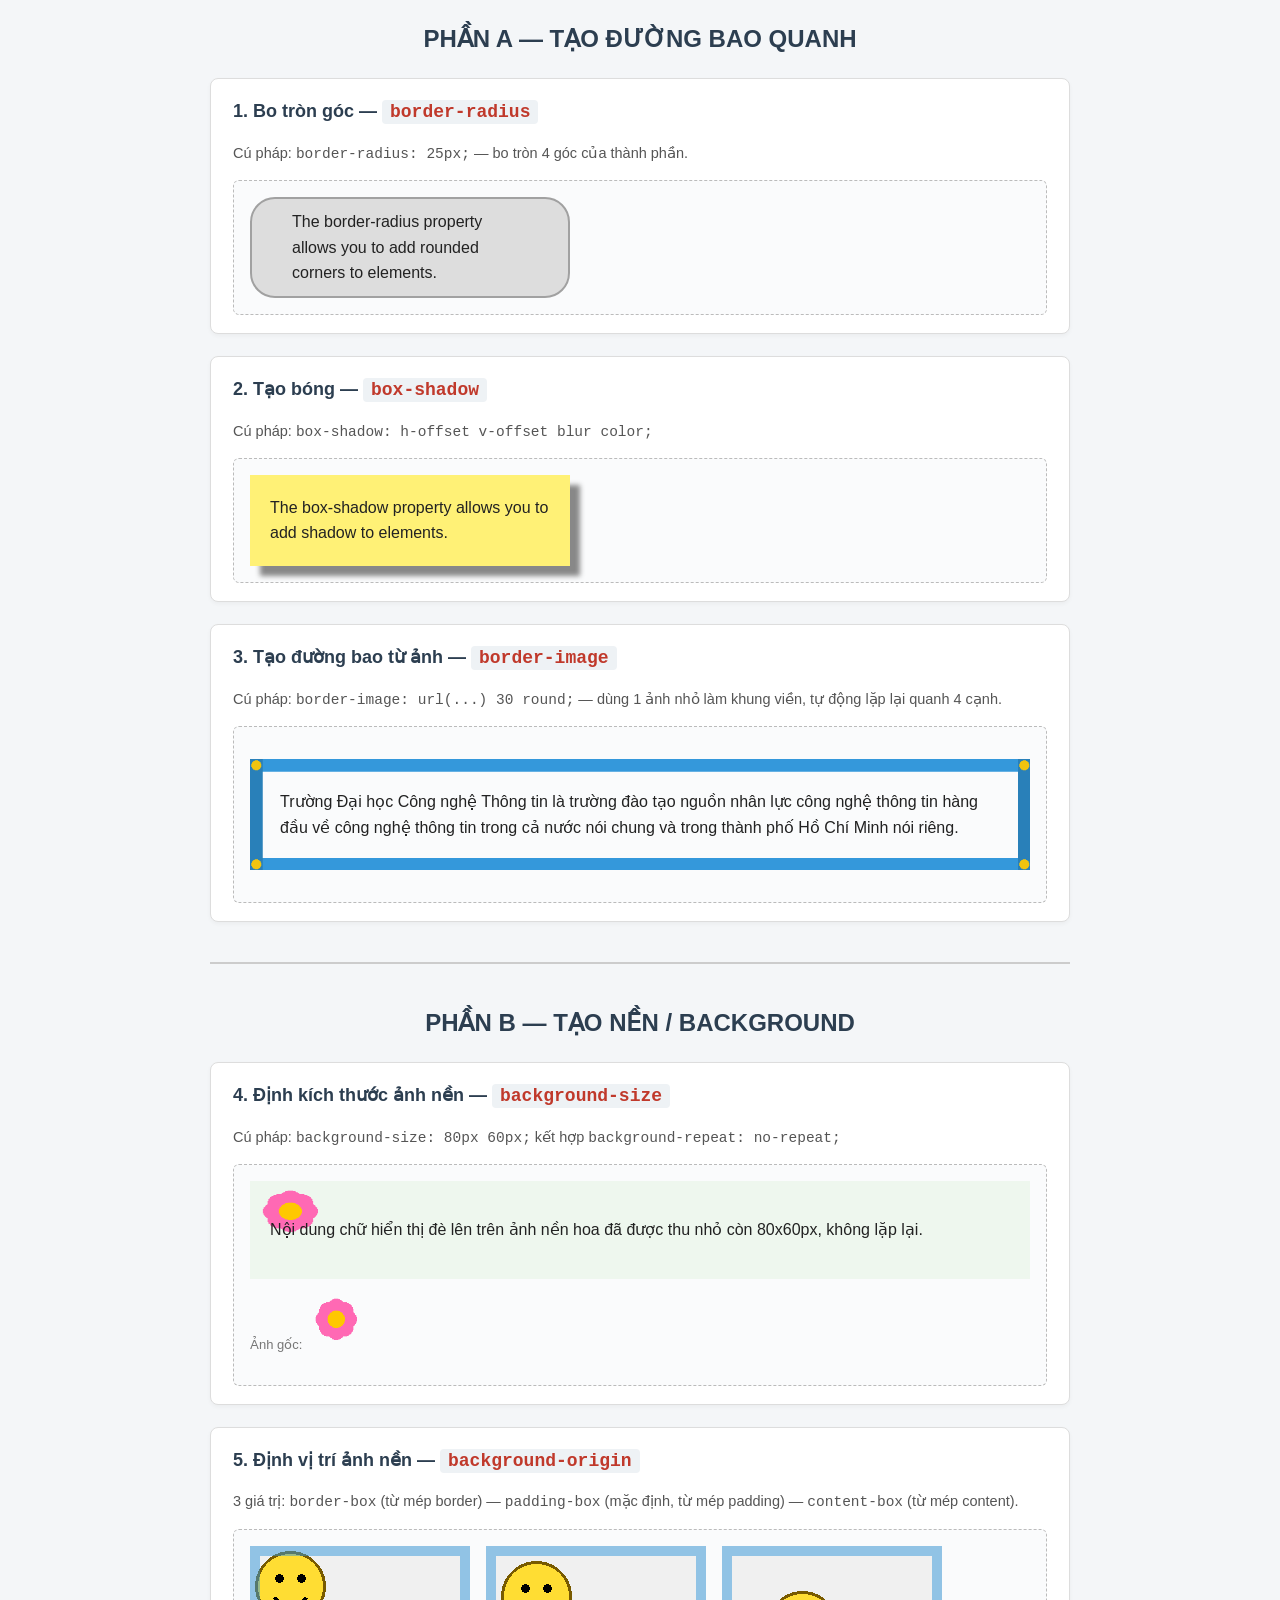
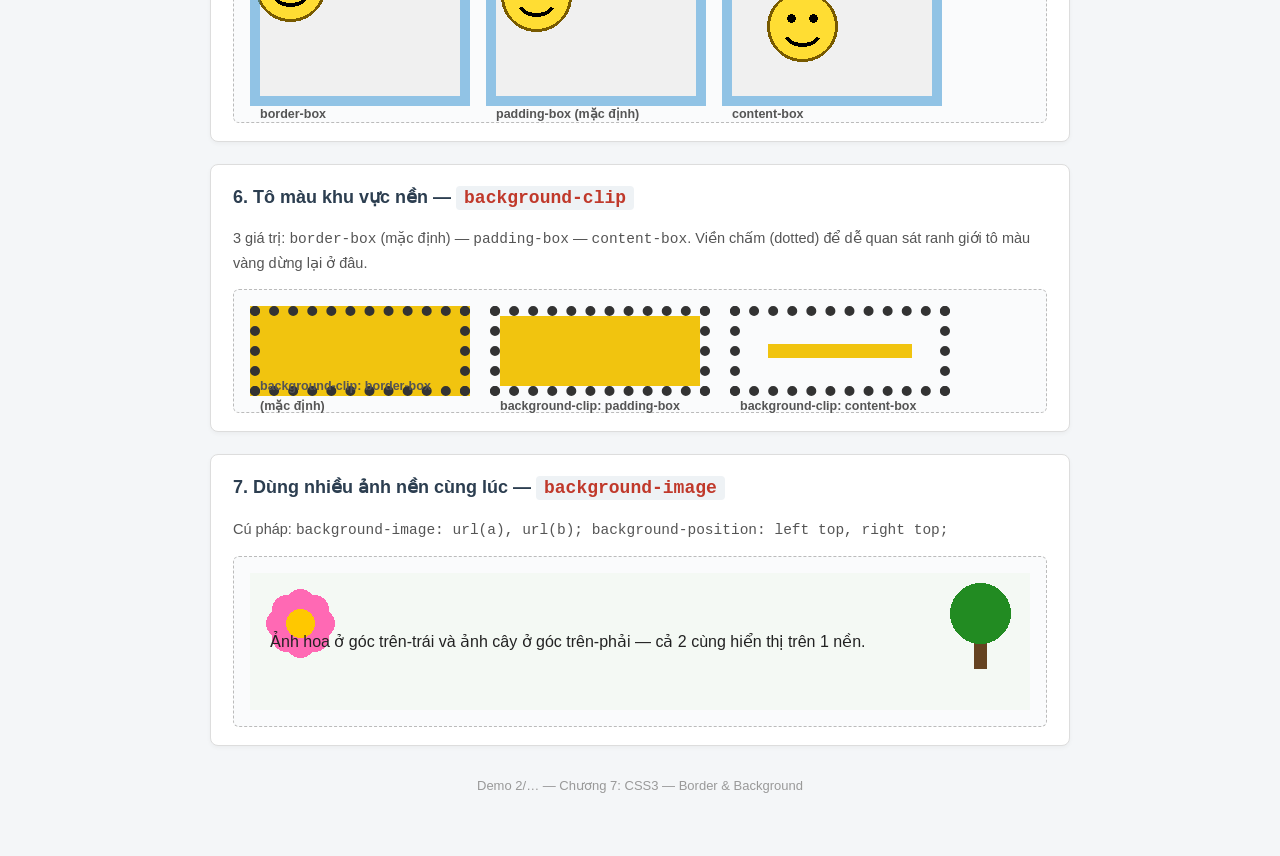
<file: CSS3_Demo/Border-Background/index.html>
<!DOCTYPE html>
<html lang="vi">
<head>
  <meta charset="UTF-8" />
  <title>Demo 2 - Border & Background | Chương 7: CSS3</title>
  <link rel="stylesheet" href="style.css" />
</head>
<body>

  <main>

    <h2 class="group-title">PHẦN A — TẠO ĐƯỜNG BAO QUANH</h2>

    <!-- ============================================= -->
    <!-- 1. BORDER-RADIUS - Bo tròn góc                  -->
    <!-- ============================================= -->
    <section class="demo-block" id="demo-radius">
      <h2>1. Bo tròn góc — <code>border-radius</code></h2>
      <p class="explain">Cú pháp: <code>border-radius: 25px;</code> — bo tròn 4 góc của thành phần.</p>
      <div class="sandbox">
        <div class="rounded-box">The border-radius property allows you to add rounded corners to elements.</div>
      </div>
    </section>

    <!-- ============================================= -->
    <!-- 2. BOX-SHADOW - Tạo bóng                        -->
    <!-- ============================================= -->
    <section class="demo-block" id="demo-shadow">
      <h2>2. Tạo bóng — <code>box-shadow</code></h2>
      <p class="explain">Cú pháp: <code>box-shadow: h-offset v-offset blur color;</code></p>
      <div class="sandbox">
        <div class="shadow-box">The box-shadow property allows you to add shadow to elements.</div>
      </div>
    </section>

    <!-- ============================================= -->
    <!-- 3. BORDER-IMAGE - Tạo đường bao từ ảnh          -->
    <!-- ============================================= -->
    <section class="demo-block" id="demo-border-image">
      <h2>3. Tạo đường bao từ ảnh — <code>border-image</code></h2>
      <p class="explain">Cú pháp: <code>border-image: url(...) 30 round;</code> — dùng 1 ảnh nhỏ làm khung viền, tự động lặp lại quanh 4 cạnh.</p>
      <div class="sandbox">
        <p id="imgborder">
          Trường Đại học Công nghệ Thông tin là trường đào tạo nguồn nhân lực công nghệ thông tin hàng đầu
          về công nghệ thông tin trong cả nước nói chung và trong thành phố Hồ Chí Minh nói riêng.
        </p>
      </div>
    </section>

    <hr class="section-divider" />
    <h2 class="group-title">PHẦN B — TẠO NỀN / BACKGROUND</h2>

    <!-- ============================================= -->
    <!-- 4. BACKGROUND-SIZE - Định kích thước ảnh nền    -->
    <!-- ============================================= -->
    <section class="demo-block" id="demo-bg-size">
      <h2>4. Định kích thước ảnh nền — <code>background-size</code></h2>
      <p class="explain">Cú pháp: <code>background-size: 80px 60px;</code> kết hợp <code>background-repeat: no-repeat;</code></p>
      <div class="sandbox">
        <div class="bg-size-box">
          <p>Nội dung chữ hiển thị đè lên trên ảnh nền hoa đã được thu nhỏ còn 80x60px, không lặp lại.</p>
        </div>
        <p class="caption">Ảnh gốc: <img src="images/flower.png" width="60" alt="ảnh gốc hoa" /></p>
      </div>
    </section>

    <!-- ============================================= -->
    <!-- 5. BACKGROUND-ORIGIN - Định vị trí ảnh nền      -->
    <!-- ============================================= -->
    <section class="demo-block" id="demo-bg-origin">
      <h2>5. Định vị trí ảnh nền — <code>background-origin</code></h2>
      <p class="explain">3 giá trị: <code>border-box</code> (từ mép border) — <code>padding-box</code> (mặc định, từ mép padding) — <code>content-box</code> (từ mép content).</p>
      <div class="sandbox origin-grid">
        <div class="origin-box origin-border">
          <span class="origin-label">border-box</span>
        </div>
        <div class="origin-box origin-padding">
          <span class="origin-label">padding-box (mặc định)</span>
        </div>
        <div class="origin-box origin-content">
          <span class="origin-label">content-box</span>
        </div>
      </div>
    </section>

    <!-- ============================================= -->
    <!-- 6. BACKGROUND-CLIP - Tô màu khu vực nền         -->
    <!-- ============================================= -->
    <section class="demo-block" id="demo-bg-clip">
      <h2>6. Tô màu khu vực nền — <code>background-clip</code></h2>
      <p class="explain">3 giá trị: <code>border-box</code> (mặc định) — <code>padding-box</code> — <code>content-box</code>. Viền chấm (dotted) để dễ quan sát ranh giới tô màu vàng dừng lại ở đâu.</p>
      <div class="sandbox clip-grid">
        <div class="clip-box" id="example1">
          <span class="clip-label">background-clip: border-box (mặc định)</span>
        </div>
        <div class="clip-box" id="example2">
          <span class="clip-label">background-clip: padding-box</span>
        </div>
        <div class="clip-box" id="example3">
          <span class="clip-label">background-clip: content-box</span>
        </div>
      </div>
    </section>

    <!-- ============================================= -->
    <!-- 7. MULTIPLE BACKGROUND IMAGES                   -->
    <!-- ============================================= -->
    <section class="demo-block" id="demo-multi-bg">
      <h2>7. Dùng nhiều ảnh nền cùng lúc — <code>background-image</code></h2>
      <p class="explain">Cú pháp: <code>background-image: url(a), url(b); background-position: left top, right top;</code></p>
      <div class="sandbox">
        <div class="multi-bg-box">
          <p>Ảnh hoa ở góc trên-trái và ảnh cây ở góc trên-phải — cả 2 cùng hiển thị trên 1 nền.</p>
        </div>
      </div>
    </section>

  </main>

  <footer class="page-footer">
    <p>Demo 2/… — Chương 7: CSS3 — Border &amp; Background</p>
  </footer>

</body>
</html>
</file>
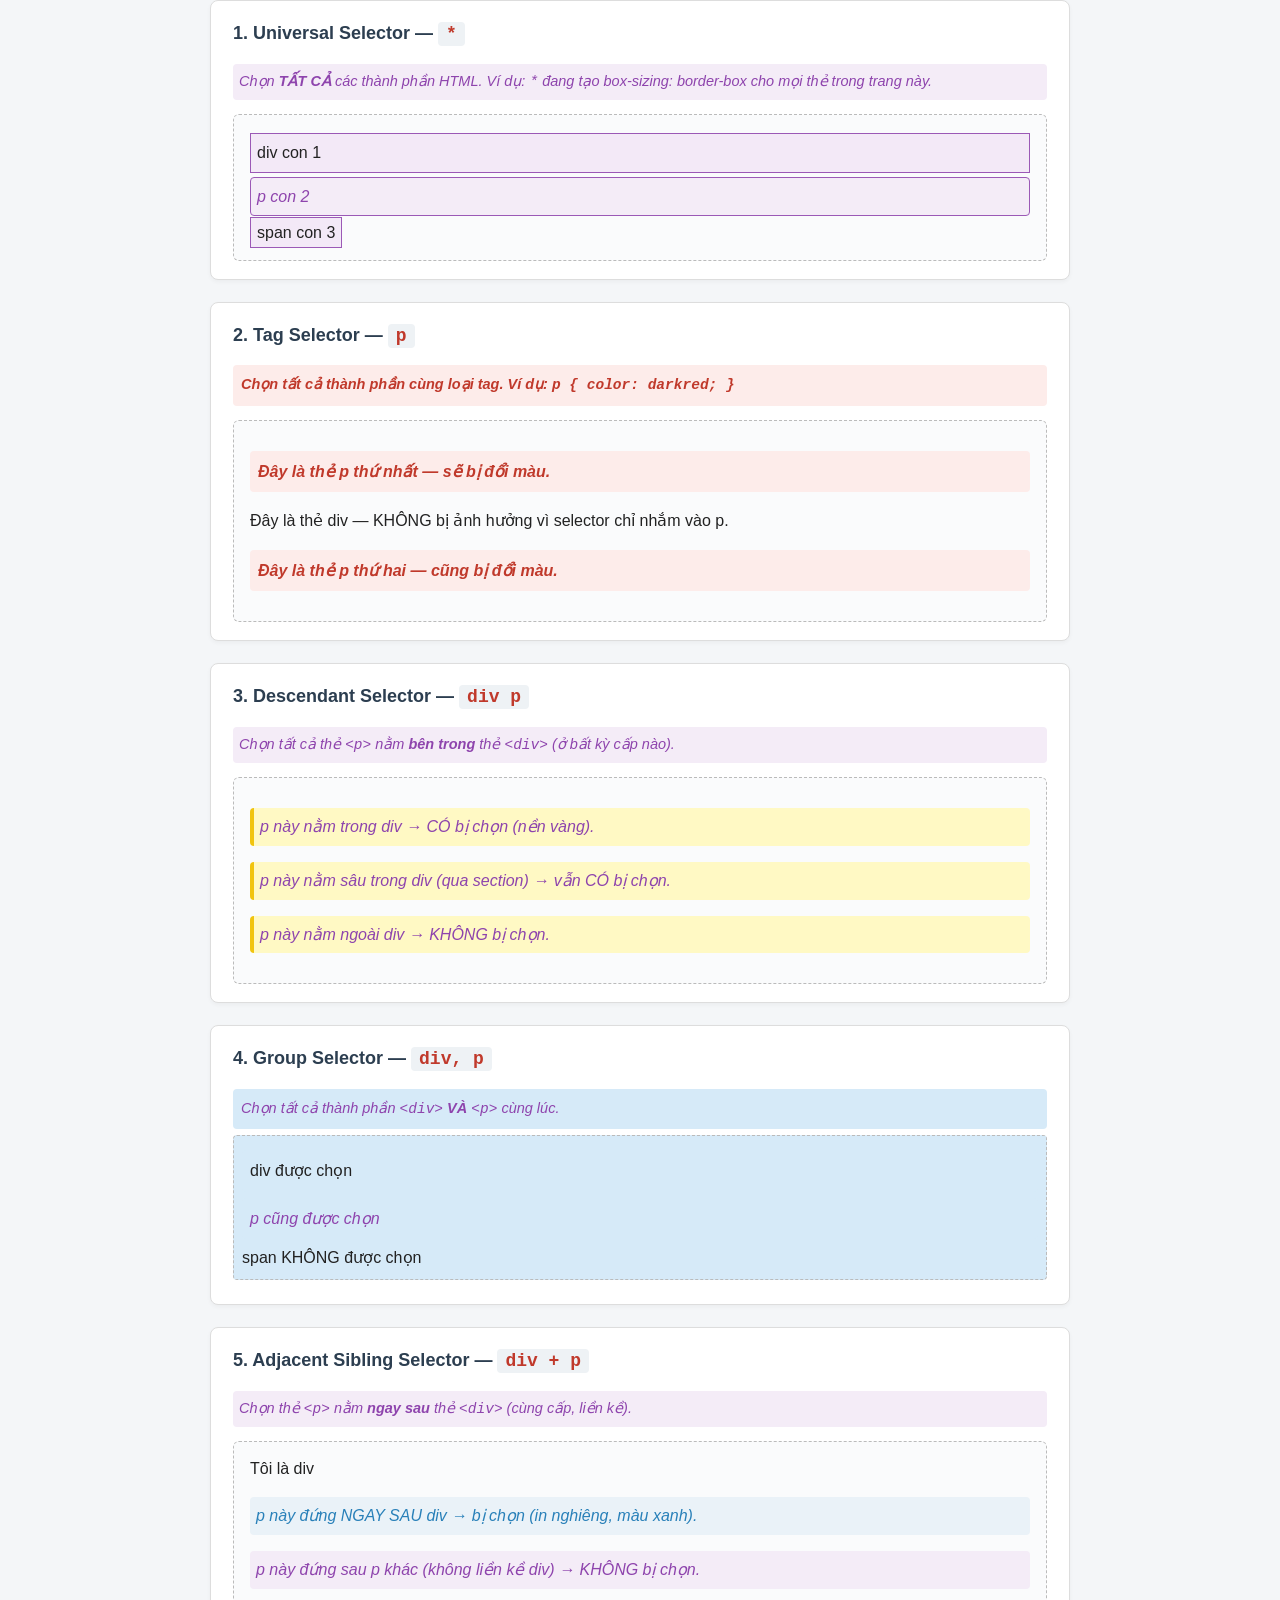
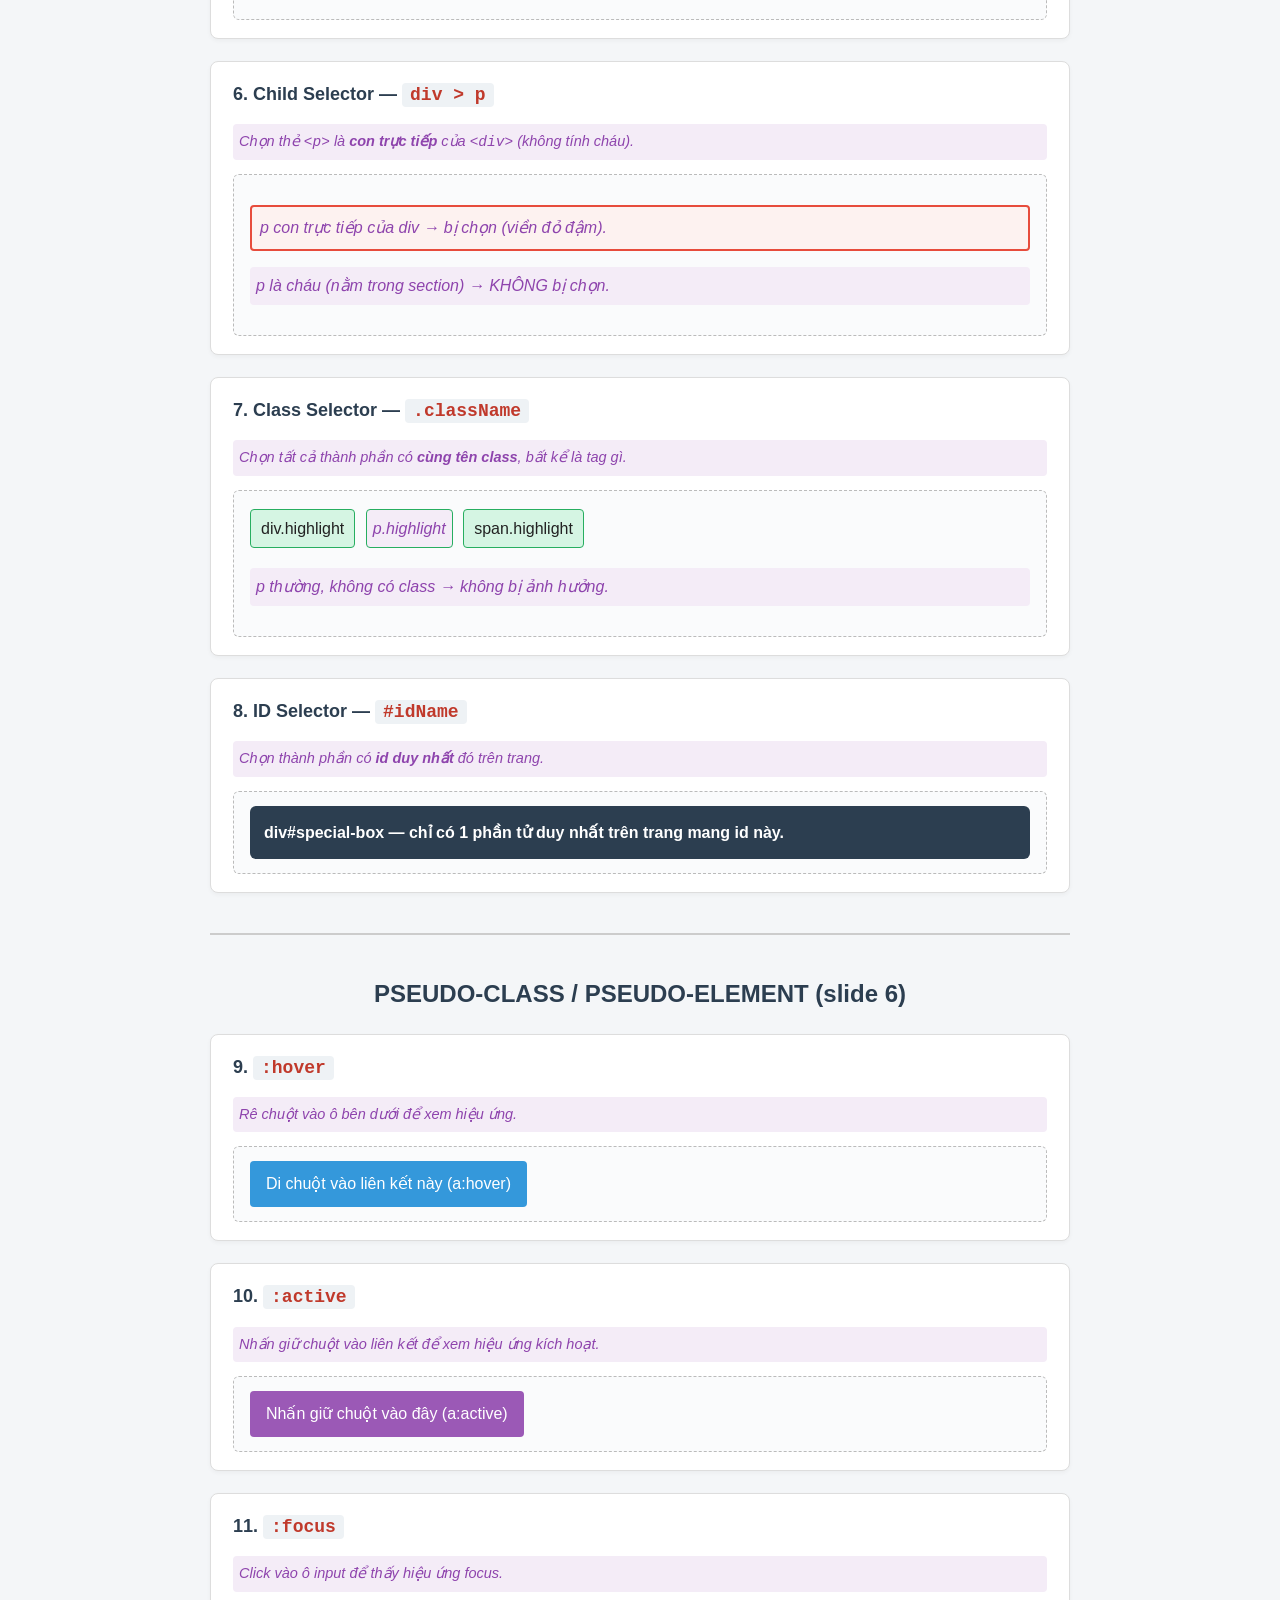
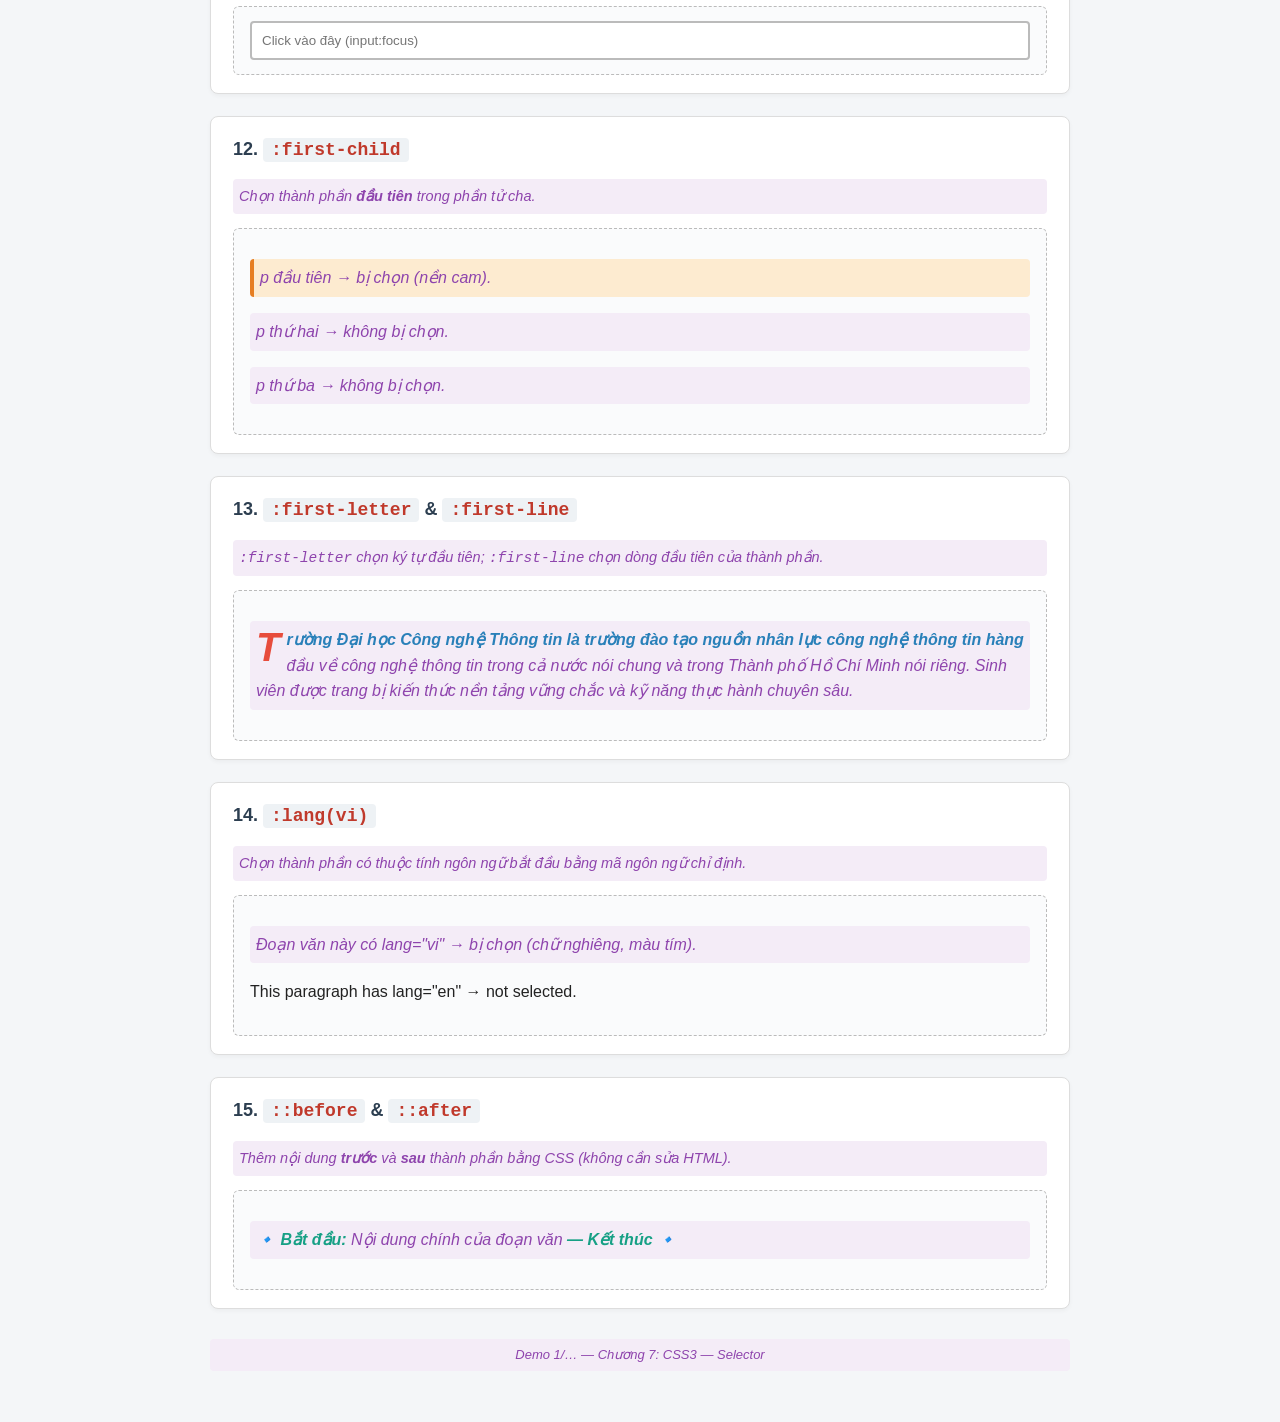
<file: CSS3_Demo/CSS_Selectors/index.html>
<!DOCTYPE html>
<html lang="vi">
<head>
  <meta charset="UTF-8" />
  <title>Demo 1 - CSS Selectors | Chương 7: CSS3</title>
  <link rel="stylesheet" href="style.css" />
</head>
<body>

  <main>

    <!-- ============================================= -->
    <!-- 1. UNIVERSAL SELECTOR: *                        -->
    <!-- ============================================= -->
    <section class="demo-block" id="demo-universal">
      <h2>1. Universal Selector — <code>*</code></h2>
      <p class="explain">Chọn <strong>TẤT CẢ</strong> các thành phần HTML. Ví dụ: <code>*</code> đang tạo box-sizing: border-box cho mọi thẻ trong trang này.</p>
      <div class="sandbox universal-demo">
        <div>div con 1</div>
        <p>p con 2</p>
        <span>span con 3</span>
      </div>
    </section>

    <!-- ============================================= -->
    <!-- 2. TAG SELECTOR: p                              -->
    <!-- ============================================= -->
    <section class="demo-block" id="demo-tag">
      <h2>2. Tag Selector — <code>p</code></h2>
      <p class="explain">Chọn <strong>tất cả</strong> thành phần cùng loại tag. Ví dụ: <code>p { color: darkred; }</code></p>
      <div class="sandbox">
        <p>Đây là thẻ p thứ nhất — sẽ bị đổi màu.</p>
        <div>Đây là thẻ div — KHÔNG bị ảnh hưởng vì selector chỉ nhắm vào p.</div>
        <p>Đây là thẻ p thứ hai — cũng bị đổi màu.</p>
      </div>
    </section>

    <!-- ============================================= -->
    <!-- 3. DESCENDANT SELECTOR: div p                   -->
    <!-- ============================================= -->
    <section class="demo-block" id="demo-descendant">
      <h2>3. Descendant Selector — <code>div p</code></h2>
      <p class="explain">Chọn tất cả thẻ <code>&lt;p&gt;</code> nằm <strong>bên trong</strong> thẻ <code>&lt;div&gt;</code> (ở bất kỳ cấp nào).</p>
      <div class="sandbox">
        <div class="descendant-box">
          <p>p này nằm trong div → CÓ bị chọn (nền vàng).</p>
          <section>
            <p>p này nằm sâu trong div (qua section) → vẫn CÓ bị chọn.</p>
          </section>
        </div>
        <p>p này nằm ngoài div → KHÔNG bị chọn.</p>
      </div>
    </section>

    <!-- ============================================= -->
    <!-- 4. GROUP SELECTOR: div, p                       -->
    <!-- ============================================= -->
    <section class="demo-block" id="demo-group">
      <h2>4. Group Selector — <code>div, p</code></h2>
      <p class="explain">Chọn tất cả thành phần <code>&lt;div&gt;</code> <strong>VÀ</strong> <code>&lt;p&gt;</code> cùng lúc.</p>
      <div class="sandbox">
        <div class="group-box">div được chọn</div>
        <p class="group-box-text">p cũng được chọn</p>
        <span>span KHÔNG được chọn</span>
      </div>
    </section>

    <!-- ============================================= -->
    <!-- 5. ADJACENT SIBLING SELECTOR: div + p           -->
    <!-- ============================================= -->
    <section class="demo-block" id="demo-adjacent">
      <h2>5. Adjacent Sibling Selector — <code>div + p</code></h2>
      <p class="explain">Chọn thẻ <code>&lt;p&gt;</code> nằm <strong>ngay sau</strong> thẻ <code>&lt;div&gt;</code> (cùng cấp, liền kề).</p>
      <div class="sandbox">
        <div>Tôi là div</div>
        <p>p này đứng NGAY SAU div → bị chọn (in nghiêng, màu xanh).</p>
        <p>p này đứng sau p khác (không liền kề div) → KHÔNG bị chọn.</p>
      </div>
    </section>

    <!-- ============================================= -->
    <!-- 6. CHILD SELECTOR: div > p                      -->
    <!-- ============================================= -->
    <section class="demo-block" id="demo-child">
      <h2>6. Child Selector — <code>div &gt; p</code></h2>
      <p class="explain">Chọn thẻ <code>&lt;p&gt;</code> là <strong>con trực tiếp</strong> của <code>&lt;div&gt;</code> (không tính cháu).</p>
      <div class="sandbox">
        <div class="child-box">
          <p>p con trực tiếp của div → bị chọn (viền đỏ đậm).</p>
          <section>
            <p>p là cháu (nằm trong section) → KHÔNG bị chọn.</p>
          </section>
        </div>
      </div>
    </section>

    <!-- ============================================= -->
    <!-- 7. CLASS SELECTOR: .className                   -->
    <!-- ============================================= -->
    <section class="demo-block" id="demo-class">
      <h2>7. Class Selector — <code>.className</code></h2>
      <p class="explain">Chọn tất cả thành phần có <strong>cùng tên class</strong>, bất kể là tag gì.</p>
      <div class="sandbox">
        <div class="highlight">div.highlight</div>
        <p class="highlight">p.highlight</p>
        <span class="highlight">span.highlight</span>
        <p>p thường, không có class → không bị ảnh hưởng.</p>
      </div>
    </section>

    <!-- ============================================= -->
    <!-- 8. ID SELECTOR: #idName                         -->
    <!-- ============================================= -->
    <section class="demo-block" id="demo-id">
      <h2>8. ID Selector — <code>#idName</code></h2>
      <p class="explain">Chọn thành phần có <strong>id duy nhất</strong> đó trên trang.</p>
      <div class="sandbox">
        <div id="special-box">div#special-box — chỉ có 1 phần tử duy nhất trên trang mang id này.</div>
      </div>
    </section>

    <hr class="section-divider" />
    <h2 class="group-title">PSEUDO-CLASS / PSEUDO-ELEMENT (slide 6)</h2>

    <!-- ============================================= -->
    <!-- 9. :hover                                       -->
    <!-- ============================================= -->
    <section class="demo-block" id="demo-hover">
      <h2>9. <code>:hover</code></h2>
      <p class="explain">Rê chuột vào ô bên dưới để xem hiệu ứng.</p>
      <div class="sandbox">
        <a href="#" class="hover-link">Di chuột vào liên kết này (a:hover)</a>
      </div>
    </section>

    <!-- ============================================= -->
    <!-- 10. :active                                     -->
    <!-- ============================================= -->
    <section class="demo-block" id="demo-active">
      <h2>10. <code>:active</code></h2>
      <p class="explain">Nhấn giữ chuột vào liên kết để xem hiệu ứng kích hoạt.</p>
      <div class="sandbox">
        <a href="#" class="active-link">Nhấn giữ chuột vào đây (a:active)</a>
      </div>
    </section>

    <!-- ============================================= -->
    <!-- 11. :focus                                      -->
    <!-- ============================================= -->
    <section class="demo-block" id="demo-focus">
      <h2>11. <code>:focus</code></h2>
      <p class="explain">Click vào ô input để thấy hiệu ứng focus.</p>
      <div class="sandbox">
        <input type="text" placeholder="Click vào đây (input:focus)" />
      </div>
    </section>

    <!-- ============================================= -->
    <!-- 12. :first-child                                -->
    <!-- ============================================= -->
    <section class="demo-block" id="demo-first-child">
      <h2>12. <code>:first-child</code></h2>
      <p class="explain">Chọn thành phần <strong>đầu tiên</strong> trong phần tử cha.</p>
      <div class="sandbox fc-box">
        <p>p đầu tiên → bị chọn (nền cam).</p>
        <p>p thứ hai → không bị chọn.</p>
        <p>p thứ ba → không bị chọn.</p>
      </div>
    </section>

    <!-- ============================================= -->
    <!-- 13. :first-letter & :first-line                 -->
    <!-- ============================================= -->
    <section class="demo-block" id="demo-first-letter-line">
      <h2>13. <code>:first-letter</code> &amp; <code>:first-line</code></h2>
      <p class="explain"><code>:first-letter</code> chọn ký tự đầu tiên; <code>:first-line</code> chọn dòng đầu tiên của thành phần.</p>
      <div class="sandbox">
        <p class="fl-demo">
          Trường Đại học Công nghệ Thông tin là trường đào tạo nguồn nhân lực công nghệ thông tin
          hàng đầu về công nghệ thông tin trong cả nước nói chung và trong Thành phố Hồ Chí Minh nói riêng.
          Sinh viên được trang bị kiến thức nền tảng vững chắc và kỹ năng thực hành chuyên sâu.
        </p>
      </div>
    </section>

    <!-- ============================================= -->
    <!-- 14. :lang()                                     -->
    <!-- ============================================= -->
    <section class="demo-block" id="demo-lang">
      <h2>14. <code>:lang(vi)</code></h2>
      <p class="explain">Chọn thành phần có thuộc tính ngôn ngữ bắt đầu bằng mã ngôn ngữ chỉ định.</p>
      <div class="sandbox">
        <p lang="vi">Đoạn văn này có lang="vi" → bị chọn (chữ nghiêng, màu tím).</p>
        <p lang="en">This paragraph has lang="en" → not selected.</p>
      </div>
    </section>

    <!-- ============================================= -->
    <!-- 15. ::before & ::after                          -->
    <!-- ============================================= -->
    <section class="demo-block" id="demo-before-after">
      <h2>15. <code>::before</code> &amp; <code>::after</code></h2>
      <p class="explain">Thêm nội dung <strong>trước</strong> và <strong>sau</strong> thành phần bằng CSS (không cần sửa HTML).</p>
      <div class="sandbox">
        <p class="ba-demo">Nội dung chính của đoạn văn</p>
      </div>
    </section>

  </main>

  <footer class="page-footer">
    <p>Demo 1/… — Chương 7: CSS3 — Selector</p>
  </footer>

</body>
</html>
</file>
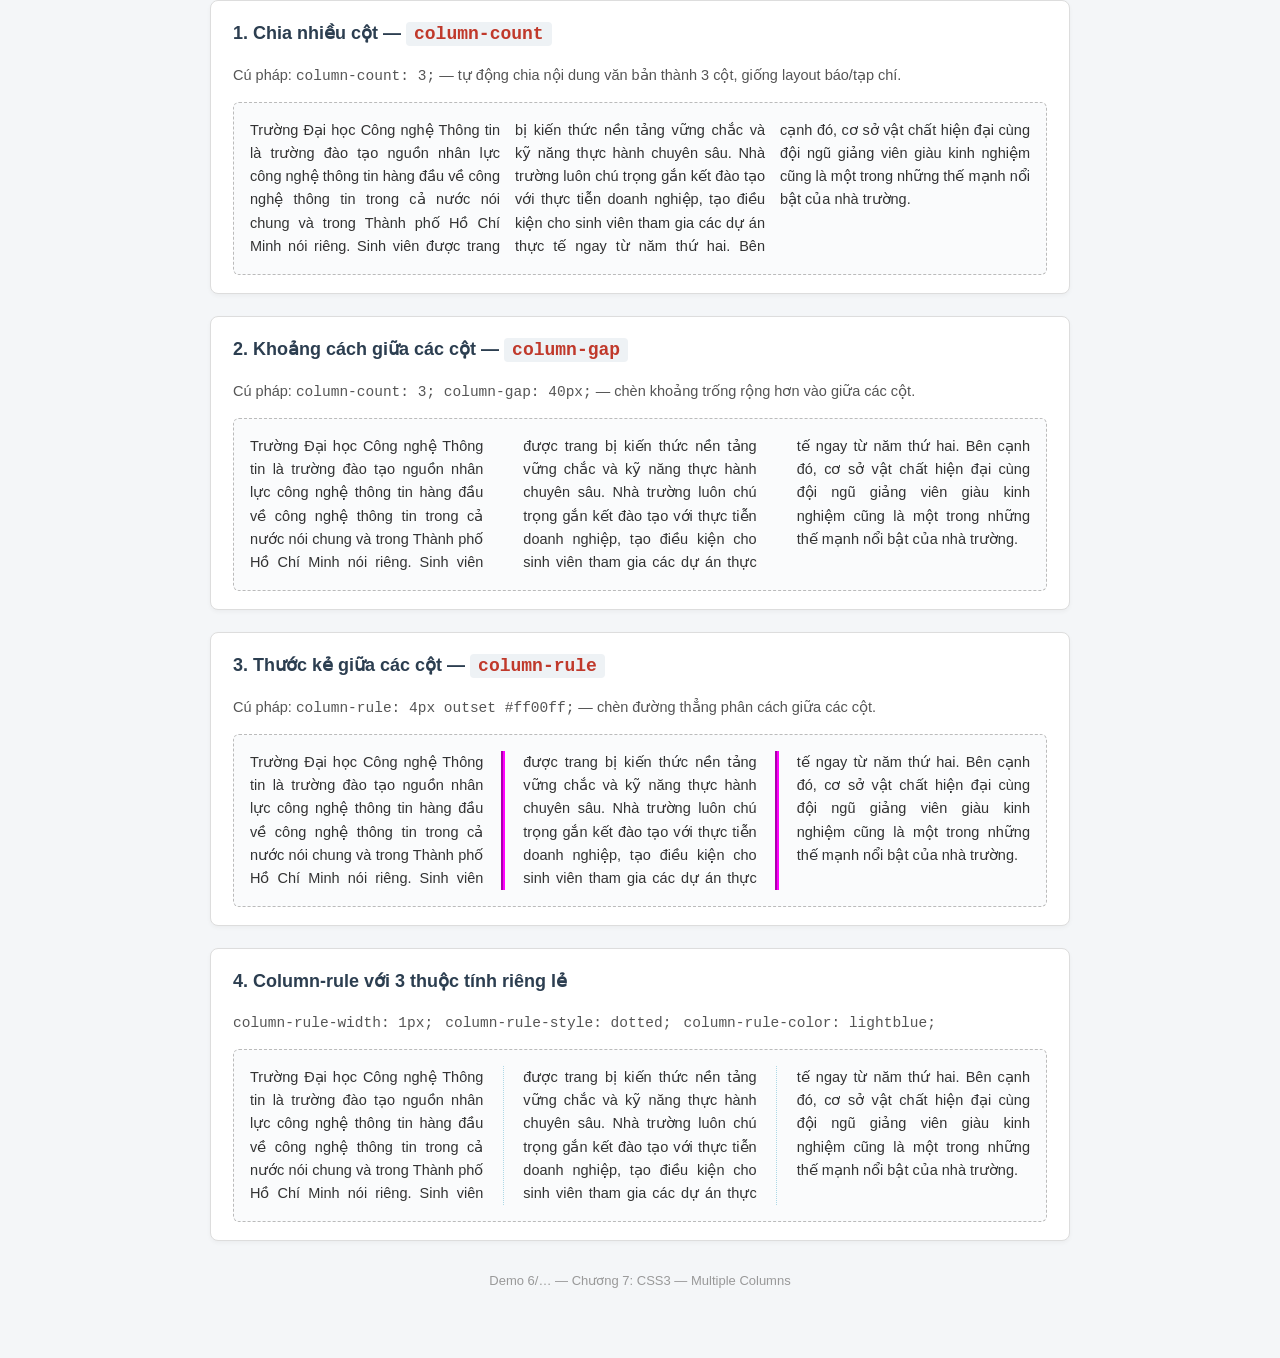
<file: CSS3_Demo/Multiple-Columns/index.html>
<!DOCTYPE html>
<html lang="vi">
<head>
  <meta charset="UTF-8" />
  <title>Demo 6 - Multiple Columns | Chương 7: CSS3</title>
  <link rel="stylesheet" href="style.css" />
</head>
<body>

  <main>

    <!-- ============================================= -->
    <!-- 1. COLUMN-COUNT                                 -->
    <!-- ============================================= -->
    <section class="demo-block" id="demo-count">
      <h2>1. Chia nhiều cột — <code>column-count</code></h2>
      <p class="explain">Cú pháp: <code>column-count: 3;</code> — tự động chia nội dung văn bản thành 3 cột, giống layout báo/tạp chí.</p>
      <div class="sandbox">
        <div class="newspaper cc-only">
          Trường Đại học Công nghệ Thông tin là trường đào tạo nguồn nhân lực công nghệ thông tin hàng đầu về
          công nghệ thông tin trong cả nước nói chung và trong Thành phố Hồ Chí Minh nói riêng. Sinh viên được
          trang bị kiến thức nền tảng vững chắc và kỹ năng thực hành chuyên sâu. Nhà trường luôn chú trọng
          gắn kết đào tạo với thực tiễn doanh nghiệp, tạo điều kiện cho sinh viên tham gia các dự án thực tế
          ngay từ năm thứ hai. Bên cạnh đó, cơ sở vật chất hiện đại cùng đội ngũ giảng viên giàu kinh nghiệm
          cũng là một trong những thế mạnh nổi bật của nhà trường.
        </div>
      </div>
    </section>

    <!-- ============================================= -->
    <!-- 2. COLUMN-GAP                                   -->
    <!-- ============================================= -->
    <section class="demo-block" id="demo-gap">
      <h2>2. Khoảng cách giữa các cột — <code>column-gap</code></h2>
      <p class="explain">Cú pháp: <code>column-count: 3; column-gap: 40px;</code> — chèn khoảng trống rộng hơn vào giữa các cột.</p>
      <div class="sandbox">
        <div class="newspaper cc-gap">
          Trường Đại học Công nghệ Thông tin là trường đào tạo nguồn nhân lực công nghệ thông tin hàng đầu về
          công nghệ thông tin trong cả nước nói chung và trong Thành phố Hồ Chí Minh nói riêng. Sinh viên được
          trang bị kiến thức nền tảng vững chắc và kỹ năng thực hành chuyên sâu. Nhà trường luôn chú trọng
          gắn kết đào tạo với thực tiễn doanh nghiệp, tạo điều kiện cho sinh viên tham gia các dự án thực tế
          ngay từ năm thứ hai. Bên cạnh đó, cơ sở vật chất hiện đại cùng đội ngũ giảng viên giàu kinh nghiệm
          cũng là một trong những thế mạnh nổi bật của nhà trường.
        </div>
      </div>
    </section>

    <!-- ============================================= -->
    <!-- 3. COLUMN-RULE (viết gộp)                       -->
    <!-- ============================================= -->
    <section class="demo-block" id="demo-rule">
      <h2>3. Thước kẻ giữa các cột — <code>column-rule</code></h2>
      <p class="explain">Cú pháp: <code>column-rule: 4px outset #ff00ff;</code> — chèn đường thẳng phân cách giữa các cột.</p>
      <div class="sandbox">
        <div class="newspaper cc-rule">
          Trường Đại học Công nghệ Thông tin là trường đào tạo nguồn nhân lực công nghệ thông tin hàng đầu về
          công nghệ thông tin trong cả nước nói chung và trong Thành phố Hồ Chí Minh nói riêng. Sinh viên được
          trang bị kiến thức nền tảng vững chắc và kỹ năng thực hành chuyên sâu. Nhà trường luôn chú trọng
          gắn kết đào tạo với thực tiễn doanh nghiệp, tạo điều kiện cho sinh viên tham gia các dự án thực tế
          ngay từ năm thứ hai. Bên cạnh đó, cơ sở vật chất hiện đại cùng đội ngũ giảng viên giàu kinh nghiệm
          cũng là một trong những thế mạnh nổi bật của nhà trường.
        </div>
      </div>
    </section>

    <!-- ============================================= -->
    <!-- 4. COLUMN-RULE (3 thuộc tính riêng lẻ)           -->
    <!-- ============================================= -->
    <section class="demo-block" id="demo-rule-parts">
      <h2>4. Column-rule với 3 thuộc tính riêng lẻ</h2>
      <p class="explain">
        <code>column-rule-width: 1px;</code> &nbsp;
        <code>column-rule-style: dotted;</code> &nbsp;
        <code>column-rule-color: lightblue;</code>
      </p>
      <div class="sandbox">
        <div class="newspaper cc-rule-parts">
          Trường Đại học Công nghệ Thông tin là trường đào tạo nguồn nhân lực công nghệ thông tin hàng đầu về
          công nghệ thông tin trong cả nước nói chung và trong Thành phố Hồ Chí Minh nói riêng. Sinh viên được
          trang bị kiến thức nền tảng vững chắc và kỹ năng thực hành chuyên sâu. Nhà trường luôn chú trọng
          gắn kết đào tạo với thực tiễn doanh nghiệp, tạo điều kiện cho sinh viên tham gia các dự án thực tế
          ngay từ năm thứ hai. Bên cạnh đó, cơ sở vật chất hiện đại cùng đội ngũ giảng viên giàu kinh nghiệm
          cũng là một trong những thế mạnh nổi bật của nhà trường.
        </div>
      </div>
    </section>

  </main>

  <footer class="page-footer">
    <p>Demo 6/… — Chương 7: CSS3 — Multiple Columns</p>
  </footer>

</body>
</html>
</file>
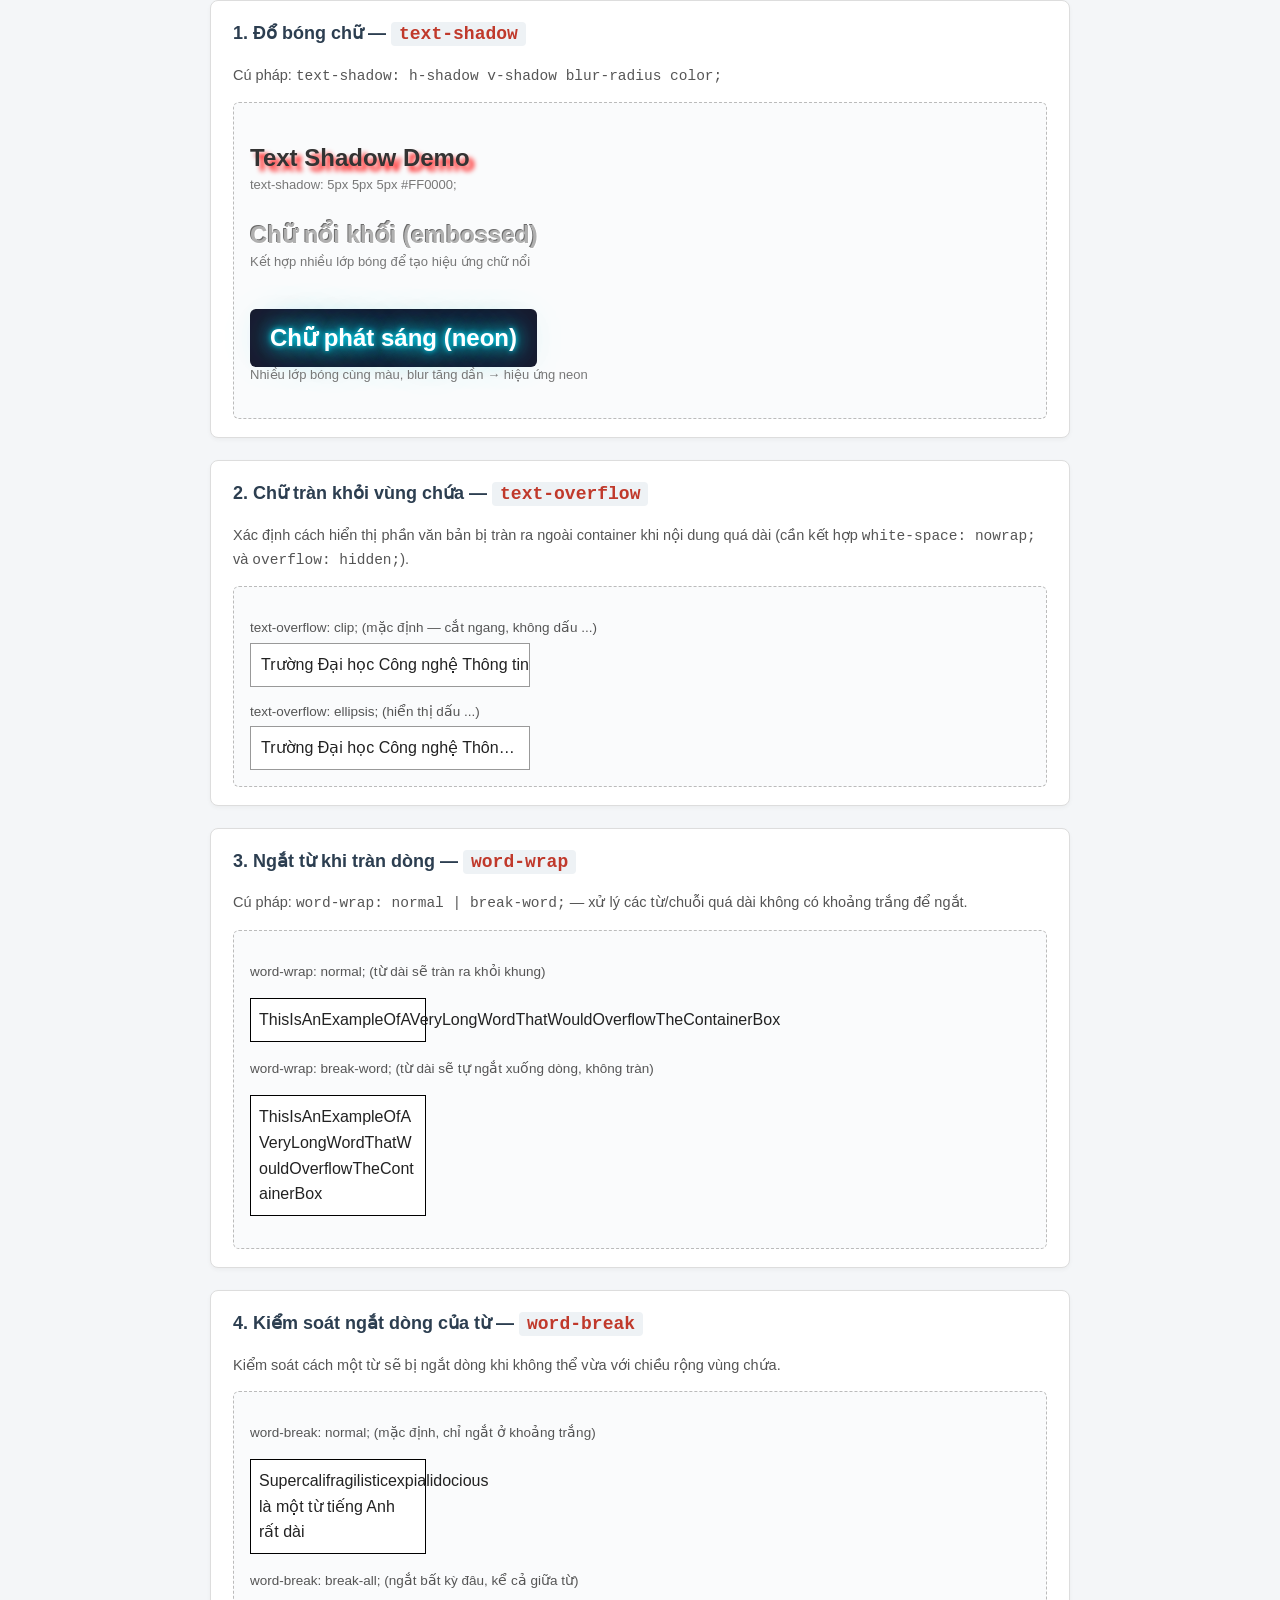
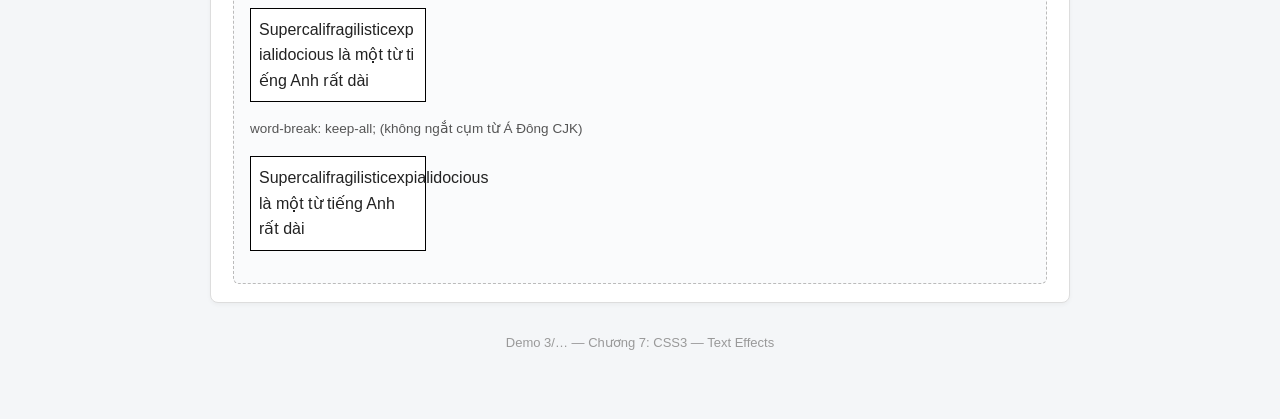
<file: CSS3_Demo/Text-Effects/index.html>
<!DOCTYPE html>
<html lang="vi">
<head>
  <meta charset="UTF-8" />
  <title>Demo 3 - Text Effects | Chương 7: CSS3</title>
  <link rel="stylesheet" href="style.css" />
</head>
<body>


  <main>

    <!-- ============================================= -->
    <!-- 1. TEXT-SHADOW                                  -->
    <!-- ============================================= -->
    <section class="demo-block" id="demo-text-shadow">
      <h2>1. Đổ bóng chữ — <code>text-shadow</code></h2>
      <p class="explain">Cú pháp: <code>text-shadow: h-shadow v-shadow blur-radius color;</code></p>
      <div class="sandbox">
        <h1 class="ts-demo1">Text Shadow Demo</h1>
        <p class="caption">text-shadow: 5px 5px 5px #FF0000;</p>

        <h1 class="ts-demo2">Chữ nổi khối (embossed)</h1>
        <p class="caption">Kết hợp nhiều lớp bóng để tạo hiệu ứng chữ nổi</p>

        <h1 class="ts-demo3">Chữ phát sáng (neon)</h1>
        <p class="caption">Nhiều lớp bóng cùng màu, blur tăng dần → hiệu ứng neon</p>
      </div>
    </section>

    <!-- ============================================= -->
    <!-- 2. TEXT-OVERFLOW                                -->
    <!-- ============================================= -->
    <section class="demo-block" id="demo-text-overflow">
      <h2>2. Chữ tràn khỏi vùng chứa — <code>text-overflow</code></h2>
      <p class="explain">Xác định cách hiển thị phần văn bản bị tràn ra ngoài container khi nội dung quá dài (cần kết hợp <code>white-space: nowrap;</code> và <code>overflow: hidden;</code>).</p>
      <div class="sandbox">
        <p class="to-label">text-overflow: clip; (mặc định — cắt ngang, không dấu ...)</p>
        <div class="to-box to-clip">Trường Đại học Công nghệ Thông tin đào tạo nguồn nhân lực CNTT hàng đầu Việt Nam</div>

        <p class="to-label">text-overflow: ellipsis; (hiển thị dấu ...)</p>
        <div class="to-box to-ellipsis">Trường Đại học Công nghệ Thông tin đào tạo nguồn nhân lực CNTT hàng đầu Việt Nam</div>
      </div>
    </section>

    <!-- ============================================= -->
    <!-- 3. WORD-WRAP                                    -->
    <!-- ============================================= -->
    <section class="demo-block" id="demo-word-wrap">
      <h2>3. Ngắt từ khi tràn dòng — <code>word-wrap</code></h2>
      <p class="explain">Cú pháp: <code>word-wrap: normal | break-word;</code> — xử lý các từ/chuỗi quá dài không có khoảng trắng để ngắt.</p>
      <div class="sandbox">
        <p class="ww-label">word-wrap: normal; (từ dài sẽ tràn ra khỏi khung)</p>
        <p class="test ww-normal">ThisIsAnExampleOfAVeryLongWordThatWouldOverflowTheContainerBox</p>

        <p class="ww-label">word-wrap: break-word; (từ dài sẽ tự ngắt xuống dòng, không tràn)</p>
        <p class="test ww-break">ThisIsAnExampleOfAVeryLongWordThatWouldOverflowTheContainerBox</p>
      </div>
    </section>

    <!-- ============================================= -->
    <!-- 4. WORD-BREAK                                   -->
    <!-- ============================================= -->
    <section class="demo-block" id="demo-word-break">
      <h2>4. Kiểm soát ngắt dòng của từ — <code>word-break</code></h2>
      <p class="explain">Kiểm soát cách một từ sẽ bị ngắt dòng khi không thể vừa với chiều rộng vùng chứa.</p>
      <div class="sandbox">
        <p class="wb-label">word-break: normal; (mặc định, chỉ ngắt ở khoảng trắng)</p>
        <p class="test wb-normal">Supercalifragilisticexpialidocious là một từ tiếng Anh rất dài</p>

        <p class="wb-label">word-break: break-all; (ngắt bất kỳ đâu, kể cả giữa từ)</p>
        <p class="test wb-break-all">Supercalifragilisticexpialidocious là một từ tiếng Anh rất dài</p>

        <p class="wb-label">word-break: keep-all; (không ngắt cụm từ Á Đông CJK)</p>
        <p class="test wb-keep-all">Supercalifragilisticexpialidocious là một từ tiếng Anh rất dài</p>
      </div>
    </section>

  </main>

  <footer class="page-footer">
    <p>Demo 3/… — Chương 7: CSS3 — Text Effects</p>
  </footer>

</body>
</html>
</file>
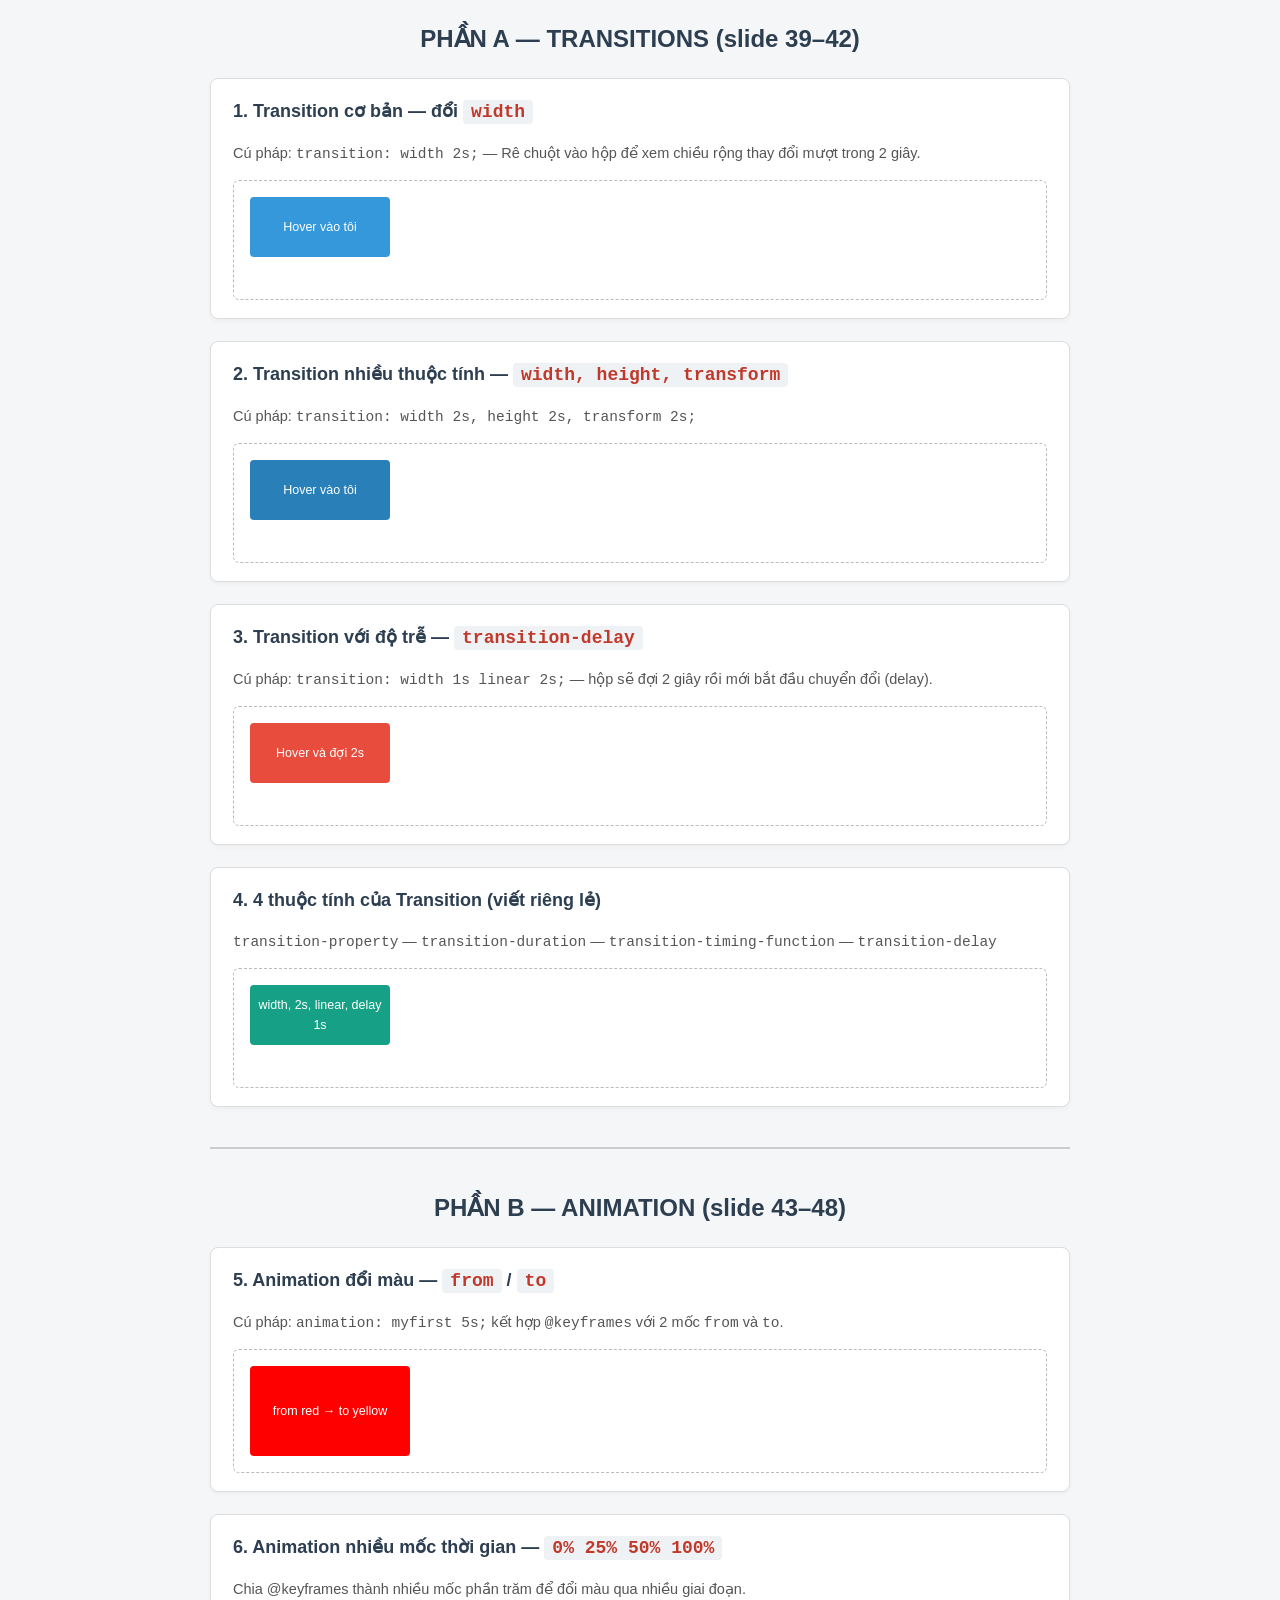
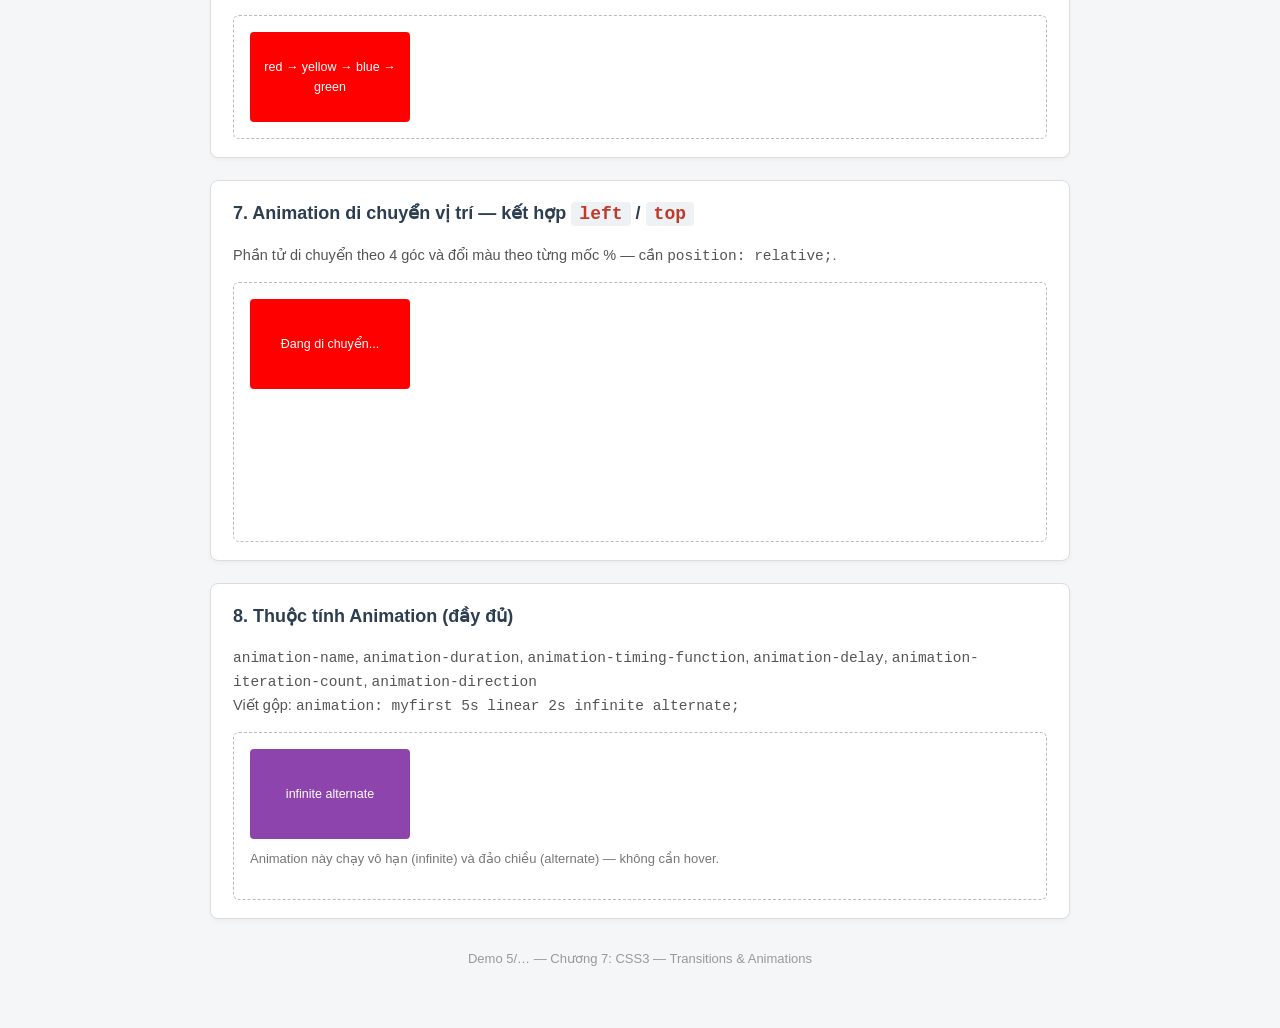
<file: CSS3_Demo/Transitions-Animation/index.html>
<!DOCTYPE html>
<html lang="vi">
<head>
  <meta charset="UTF-8" />
  <title>Demo 5 - Transitions & Animations | Chương 7: CSS3</title>
  <link rel="stylesheet" href="style.css" />
</head>
<body>


  <main>

    <h2 class="group-title">PHẦN A — TRANSITIONS (slide 39–42)</h2>

    <!-- ============================================= -->
    <!-- 1. TRANSITION cơ bản - đổi width khi hover      -->
    <!-- ============================================= -->
    <section class="demo-block" id="demo-transition-1">
      <h2>1. Transition cơ bản — đổi <code>width</code></h2>
      <p class="explain">Cú pháp: <code>transition: width 2s;</code> — Rê chuột vào hộp để xem chiều rộng thay đổi mượt trong 2 giây.</p>
      <div class="sandbox">
        <div class="tr-box tr-demo1">Hover vào tôi</div>
      </div>
    </section>

    <!-- ============================================= -->
    <!-- 2. TRANSITION nhiều thuộc tính cùng lúc          -->
    <!-- ============================================= -->
    <section class="demo-block" id="demo-transition-2">
      <h2>2. Transition nhiều thuộc tính — <code>width, height, transform</code></h2>
      <p class="explain">Cú pháp: <code>transition: width 2s, height 2s, transform 2s;</code></p>
      <div class="sandbox">
        <div class="tr-box tr-demo2">Hover vào tôi</div>
      </div>
    </section>

    <!-- ============================================= -->
    <!-- 3. TRANSITION với delay                         -->
    <!-- ============================================= -->
    <section class="demo-block" id="demo-transition-3">
      <h2>3. Transition với độ trễ — <code>transition-delay</code></h2>
      <p class="explain">Cú pháp: <code>transition: width 1s linear 2s;</code> — hộp sẽ đợi 2 giây rồi mới bắt đầu chuyển đổi (delay).</p>
      <div class="sandbox">
        <div class="tr-box tr-demo3">Hover và đợi 2s</div>
      </div>
    </section>

    <!-- ============================================= -->
    <!-- 4. 4 THUỘC TÍNH CỦA TRANSITION                   -->
    <!-- ============================================= -->
    <section class="demo-block" id="demo-transition-4">
      <h2>4. 4 thuộc tính của Transition (viết riêng lẻ)</h2>
      <p class="explain">
        <code>transition-property</code> — <code>transition-duration</code> —
        <code>transition-timing-function</code> — <code>transition-delay</code>
      </p>
      <div class="sandbox">
        <div class="tr-box tr-demo4">width, 2s, linear, delay 1s</div>
      </div>
    </section>

    <hr class="section-divider" />
    <h2 class="group-title">PHẦN B — ANIMATION (slide 43–48)</h2>

    <!-- ============================================= -->
    <!-- 5. ANIMATION đổi màu đơn giản (from/to)          -->
    <!-- ============================================= -->
    <section class="demo-block" id="demo-anim-1">
      <h2>5. Animation đổi màu — <code>from</code> / <code>to</code></h2>
      <p class="explain">Cú pháp: <code>animation: myfirst 5s;</code> kết hợp <code>@keyframes</code> với 2 mốc <code>from</code> và <code>to</code>.</p>
      <div class="sandbox">
        <div class="anim-box anim-demo1">from red → to yellow</div>
      </div>
    </section>

    <!-- ============================================= -->
    <!-- 6. ANIMATION đổi màu nhiều mốc (%)               -->
    <!-- ============================================= -->
    <section class="demo-block" id="demo-anim-2">
      <h2>6. Animation nhiều mốc thời gian — <code>0% 25% 50% 100%</code></h2>
      <p class="explain">Chia @keyframes thành nhiều mốc phần trăm để đổi màu qua nhiều giai đoạn.</p>
      <div class="sandbox">
        <div class="anim-box anim-demo2">red → yellow → blue → green</div>
      </div>
    </section>

    <!-- ============================================= -->
    <!-- 7. ANIMATION di chuyển vị trí + đổi màu          -->
    <!-- ============================================= -->
    <section class="demo-block" id="demo-anim-3">
      <h2>7. Animation di chuyển vị trí — kết hợp <code>left</code> / <code>top</code></h2>
      <p class="explain">Phần tử di chuyển theo 4 góc và đổi màu theo từng mốc % — cần <code>position: relative;</code>.</p>
      <div class="sandbox anim3-stage">
        <div class="anim-box anim-demo3">Đang di chuyển...</div>
      </div>
    </section>

    <!-- ============================================= -->
    <!-- 8. THUỘC TÍNH ANIMATION - viết tắt & tương tác   -->
    <!-- ============================================= -->
    <section class="demo-block" id="demo-anim-4">
      <h2>8. Thuộc tính Animation (đầy đủ)</h2>
      <p class="explain">
        <code>animation-name</code>, <code>animation-duration</code>, <code>animation-timing-function</code>,
        <code>animation-delay</code>, <code>animation-iteration-count</code>, <code>animation-direction</code><br/>
        Viết gộp: <code>animation: myfirst 5s linear 2s infinite alternate;</code>
      </p>
      <div class="sandbox">
        <div class="anim-box anim-demo4">infinite alternate</div>
        <p class="caption">Animation này chạy vô hạn (infinite) và đảo chiều (alternate) — không cần hover.</p>
      </div>
    </section>

  </main>

  <footer class="page-footer">
    <p>Demo 5/… — Chương 7: CSS3 — Transitions &amp; Animations</p>
  </footer>

</body>
</html>
</file>
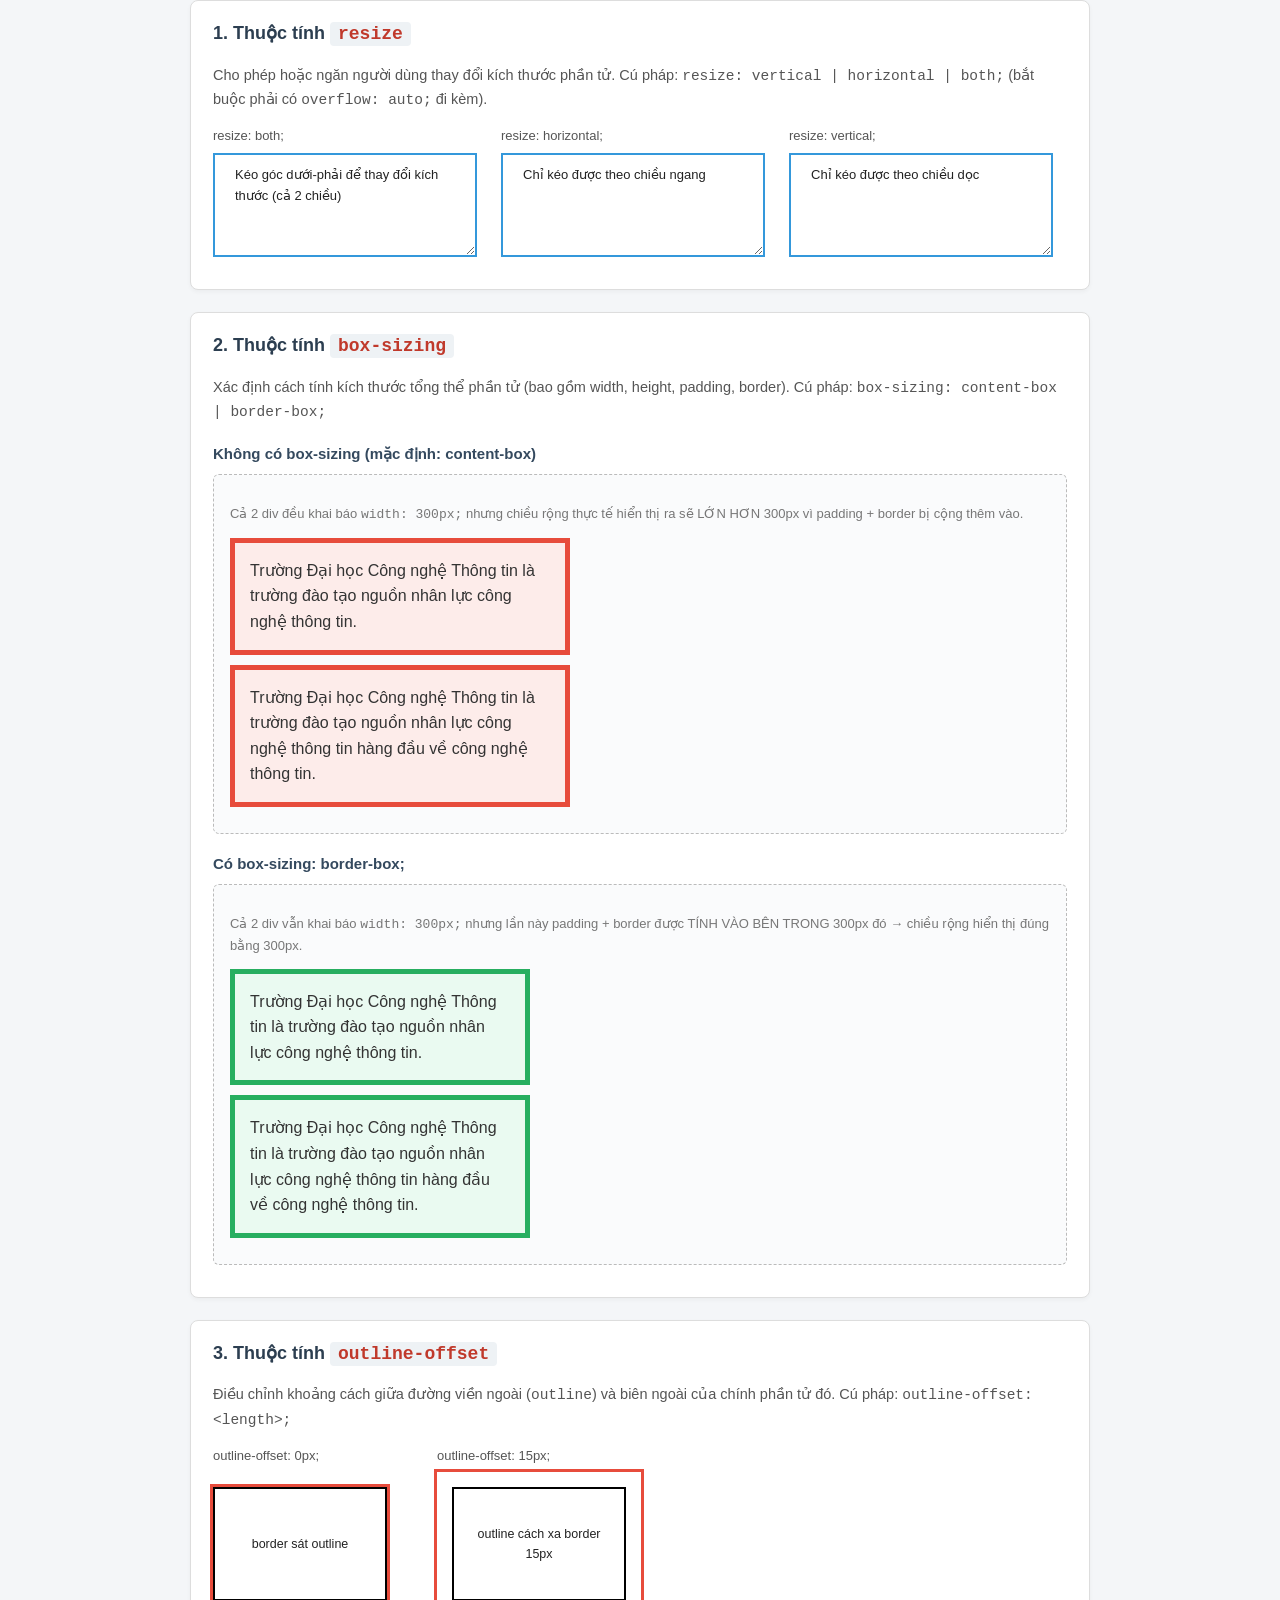
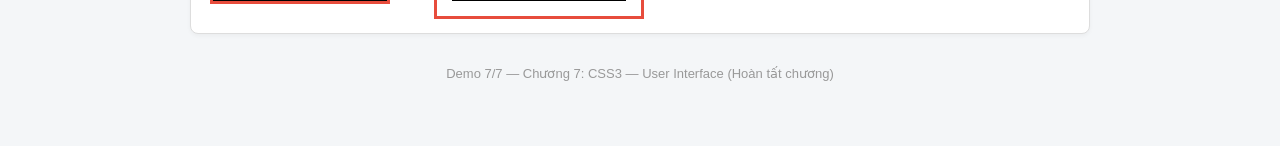
<file: CSS3_Demo/User-Interface/index.html>
<!DOCTYPE html>
<html lang="vi">
<head>
  <meta charset="UTF-8" />
  <title>Demo 7 - User Interface | Chương 7: CSS3</title>
  <link rel="stylesheet" href="style.css" />
</head>
<body>


  <main>

    <!-- ============================================= -->
    <!-- 1. RESIZE                                       -->
    <!-- ============================================= -->
    <section class="demo-block" id="demo-resize">
      <h2>1. Thuộc tính <code>resize</code></h2>
      <p class="explain">Cho phép hoặc ngăn người dùng thay đổi kích thước phần tử. Cú pháp: <code>resize: vertical | horizontal | both;</code> (bắt buộc phải có <code>overflow: auto;</code> đi kèm).</p>
      <div class="sandbox resize-grid">
        <div>
          <p class="rs-label">resize: both;</p>
          <div class="resize-box rs-both">Kéo góc dưới-phải để thay đổi kích thước (cả 2 chiều)</div>
        </div>
        <div>
          <p class="rs-label">resize: horizontal;</p>
          <div class="resize-box rs-horizontal">Chỉ kéo được theo chiều ngang</div>
        </div>
        <div>
          <p class="rs-label">resize: vertical;</p>
          <div class="resize-box rs-vertical">Chỉ kéo được theo chiều dọc</div>
        </div>
      </div>
    </section>

    <!-- ============================================= -->
    <!-- 2. BOX-SIZING                                   -->
    <!-- ============================================= -->
    <section class="demo-block" id="demo-box-sizing">
      <h2>2. Thuộc tính <code>box-sizing</code></h2>
      <p class="explain">Xác định cách tính kích thước tổng thể phần tử (bao gồm width, height, padding, border). Cú pháp: <code>box-sizing: content-box | border-box;</code></p>

      <h3 class="sub-title">Không có box-sizing (mặc định: content-box)</h3>
      <div class="sandbox">
        <p class="bs-note">Cả 2 div đều khai báo <code>width: 300px;</code> nhưng chiều rộng thực tế hiển thị ra sẽ LỚN HƠN 300px vì padding + border bị cộng thêm vào.</p>
        <div class="box-demo bs-content1">
          Trường Đại học Công nghệ Thông tin là trường đào tạo nguồn nhân lực công nghệ thông tin.
        </div>
        <div class="box-demo bs-content2">
          Trường Đại học Công nghệ Thông tin là trường đào tạo nguồn nhân lực công nghệ thông tin hàng đầu về công nghệ thông tin.
        </div>
      </div>

      <h3 class="sub-title">Có box-sizing: border-box;</h3>
      <div class="sandbox">
        <p class="bs-note">Cả 2 div vẫn khai báo <code>width: 300px;</code> nhưng lần này padding + border được TÍNH VÀO BÊN TRONG 300px đó → chiều rộng hiển thị đúng bằng 300px.</p>
        <div class="box-demo bs-border1">
          Trường Đại học Công nghệ Thông tin là trường đào tạo nguồn nhân lực công nghệ thông tin.
        </div>
        <div class="box-demo bs-border2">
          Trường Đại học Công nghệ Thông tin là trường đào tạo nguồn nhân lực công nghệ thông tin hàng đầu về công nghệ thông tin.
        </div>
      </div>
    </section>

    <!-- ============================================= -->
    <!-- 3. OUTLINE-OFFSET                               -->
    <!-- ============================================= -->
    <section class="demo-block" id="demo-outline-offset">
      <h2>3. Thuộc tính <code>outline-offset</code></h2>
      <p class="explain">Điều chỉnh khoảng cách giữa đường viền ngoài (<code>outline</code>) và biên ngoài của chính phần tử đó. Cú pháp: <code>outline-offset: &lt;length&gt;;</code></p>
      <div class="sandbox outline-grid">
        <div>
          <p class="oo-label">outline-offset: 0px;</p>
          <div class="outline-box oo-0">border sát outline</div>
        </div>
        <div>
          <p class="oo-label">outline-offset: 15px;</p>
          <div class="outline-box oo-15">outline cách xa border 15px</div>
        </div>
      </div>
    </section>

  </main>

  <footer class="page-footer">
    <p>Demo 7/7 — Chương 7: CSS3 — User Interface (Hoàn tất chương)</p>
  </footer>

</body>
</html>
</file>
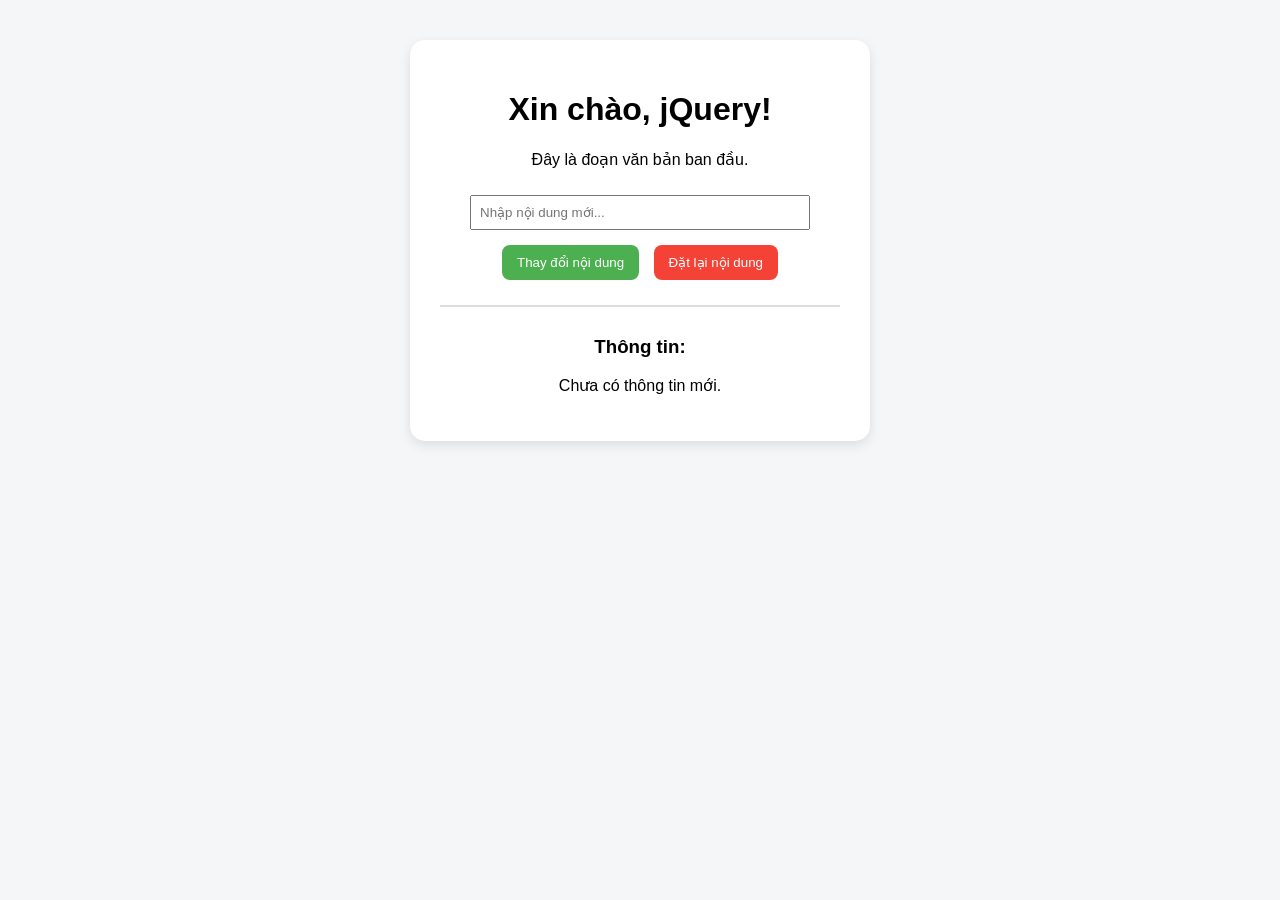
<file: JQuery/Access_Change_Element/index.html>
<!DOCTYPE html>
<html lang="vi">
<head>
    <meta charset="UTF-8">
    <meta name="viewport" content="width=device-width, initial-scale=1.0">
    <title>jQuery Demo - Truy cập và thay đổi nội dung</title>
    <link rel="stylesheet" href="style.css">
    <!-- Thêm thư viện jQuery -->
    <script src="https://code.jquery.com/jquery-3.7.1.min.js"></script>
</head>
<body>
    <div class="container">
        <h1 id="main-title">Xin chào, jQuery!</h1>
        <p id="intro">Đây là đoạn văn bản ban đầu.</p>

        <input type="text" id="newText" placeholder="Nhập nội dung mới...">
        <button id="btnChange">Thay đổi nội dung</button>
        <button id="btnReset">Đặt lại nội dung</button>

        <div id="infoBox">
            <h3>Thông tin:</h3>
            <p id="infoText">Chưa có thông tin mới.</p>
        </div>
    </div>

    <script src="script.js"></script>
</body>
</html>
</file>
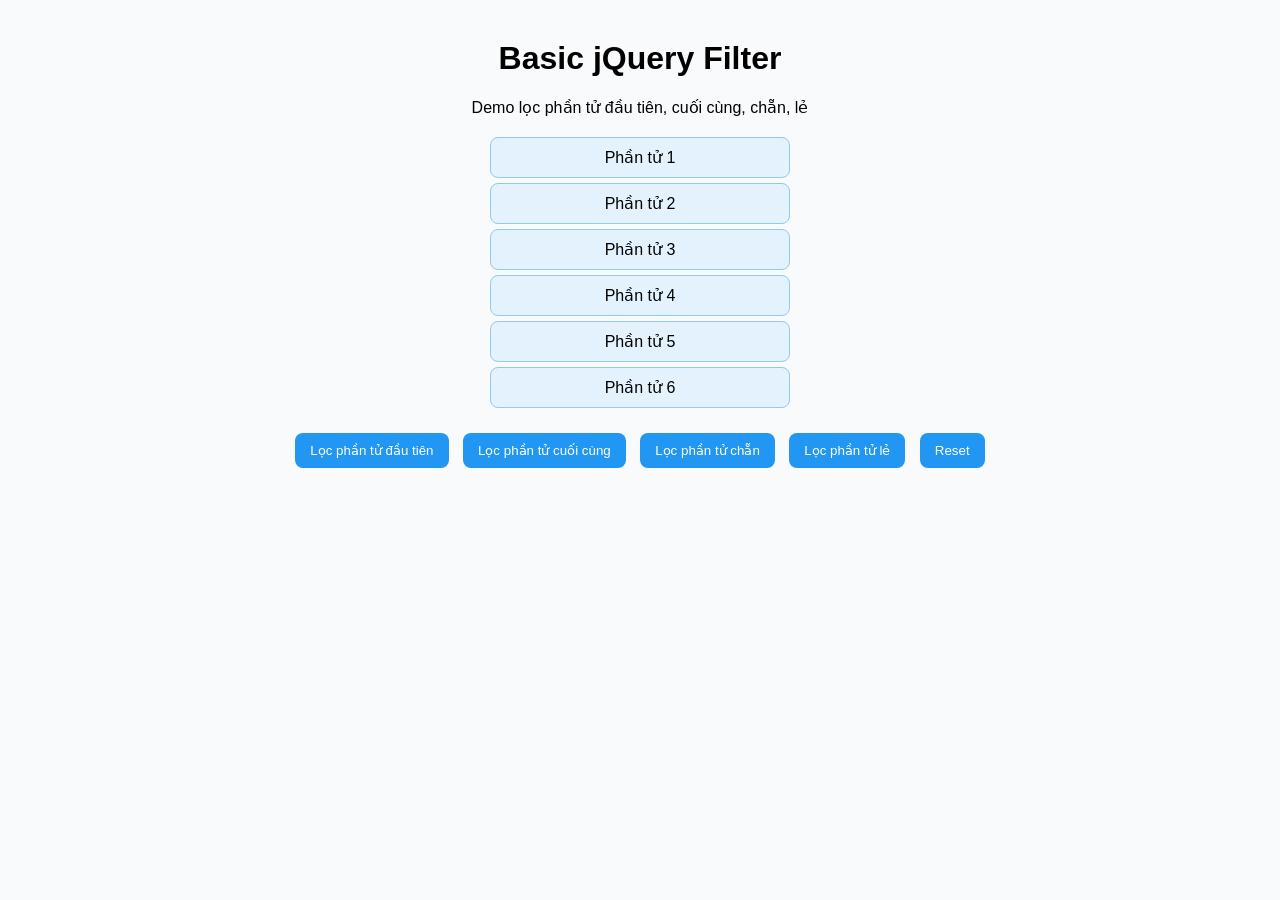
<file: JQuery/BasicJQueryFilter/index.html>
<!DOCTYPE html>
<html lang="vi">
<head>
    <meta charset="UTF-8">
    <meta name="viewport" content="width=device-width, initial-scale=1.0">
    <title>Basic jQuery Filter Demo</title>
    <link rel="stylesheet" href="style.css">

    <!-- jQuery CDN -->
    <script src="https://code.jquery.com/jquery-3.7.1.min.js"></script>
</head>
<body>
    <h1>Basic jQuery Filter</h1>
    <p>Demo lọc phần tử đầu tiên, cuối cùng, chẵn, lẻ</p>

    <ul id="myList">
        <li>Phần tử 1</li>
        <li>Phần tử 2</li>
        <li>Phần tử 3</li>
        <li>Phần tử 4</li>
        <li>Phần tử 5</li>
        <li>Phần tử 6</li>
    </ul>

    <div class="buttons">
        <button id="btnFirst">Lọc phần tử đầu tiên</button>
        <button id="btnLast">Lọc phần tử cuối cùng</button>
        <button id="btnEven">Lọc phần tử chẵn</button>
        <button id="btnOdd">Lọc phần tử lẻ</button>
        <button id="btnReset">Reset</button>
    </div>

    <script src="script.js"></script>
</body>
</html>
</file>
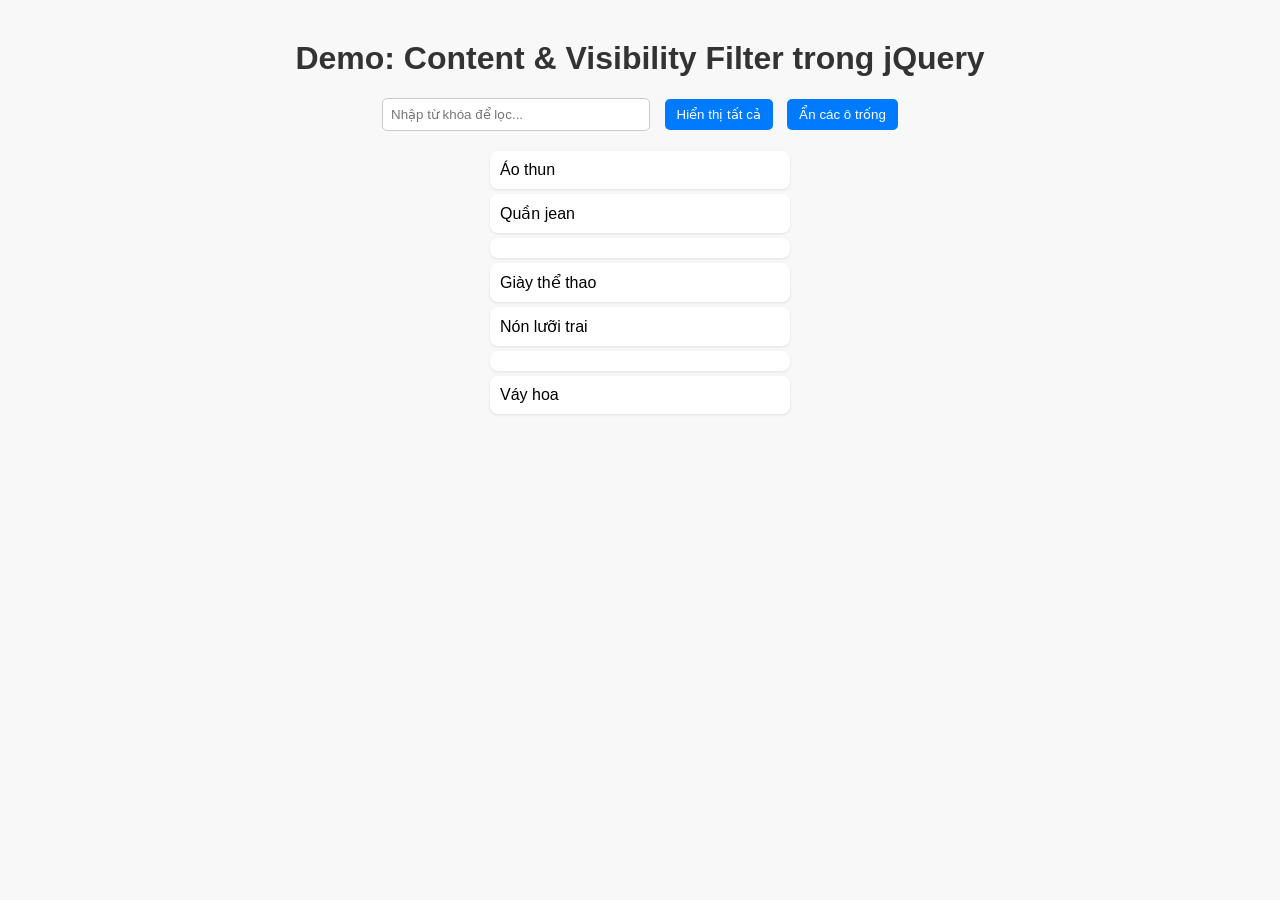
<file: JQuery/content-visibility-demo/index.html>
<!DOCTYPE html>
<html lang="vi">
<head>
    <meta charset="UTF-8">
    <meta name="viewport" content="width=device-width, initial-scale=1.0">
    <title>jQuery Content & Visibility Filter Demo</title>
    <link rel="stylesheet" href="style.css">
    <!-- Thư viện jQuery -->
    <script src="https://code.jquery.com/jquery-3.6.0.min.js"></script>
</head>
<body>

    <h1>Demo: Content & Visibility Filter trong jQuery</h1>

    <div class="filter-section">
        <input type="text" id="searchBox" placeholder="Nhập từ khóa để lọc...">
        <button id="showAllBtn">Hiển thị tất cả</button>
        <button id="hideEmptyBtn">Ẩn các ô trống</button>
    </div>

    <ul id="productList">
        <li>Áo thun</li>
        <li>Quần jean</li>
        <li></li>
        <li>Giày thể thao</li>
        <li>Nón lưỡi trai</li>
        <li></li>
        <li>Váy hoa</li>
    </ul>

    <script src="script.js"></script>
</body>
</html>
</file>
<file: css/elegant-icons.css>
@font-face {
	font-family: 'ElegantIcons';
	src:url('../fonts/ElegantIcons.eot');
	src:url('../fonts/ElegantIcons.eot?#iefix') format('embedded-opentype'),
		url('../fonts/ElegantIcons.woff') format('woff'),
		url('../fonts/ElegantIcons.ttf') format('truetype'),
		url('../fonts/ElegantIcons.svg#ElegantIcons') format('svg');
	font-weight: normal;
	font-style: normal;
}

/* Use the following CSS code if you want to use data attributes for inserting your icons */
[data-icon]:before {
	font-family: 'ElegantIcons';
	content: attr(data-icon);
	speak: none;
	font-weight: normal;
	font-variant: normal;
	text-transform: none;
	line-height: 1;
	-webkit-font-smoothing: antialiased;
	-moz-osx-font-smoothing: grayscale;
}

/* Use the following CSS code if you want to have a class per icon */
/*
Instead of a list of all class selectors,
you can use the generic selector below, but it's slower:
[class*="your-class-prefix"] {
*/
.arrow_up, .arrow_down, .arrow_left, .arrow_right, .arrow_left-up, .arrow_right-up, .arrow_right-down, .arrow_left-down, .arrow-up-down, .arrow_up-down_alt, .arrow_left-right_alt, .arrow_left-right, .arrow_expand_alt2, .arrow_expand_alt, .arrow_condense, .arrow_expand, .arrow_move, .arrow_carrot-up, .arrow_carrot-down, .arrow_carrot-left, .arrow_carrot-right, .arrow_carrot-2up, .arrow_carrot-2down, .arrow_carrot-2left, .arrow_carrot-2right, .arrow_carrot-up_alt2, .arrow_carrot-down_alt2, .arrow_carrot-left_alt2, .arrow_carrot-right_alt2, .arrow_carrot-2up_alt2, .arrow_carrot-2down_alt2, .arrow_carrot-2left_alt2, .arrow_carrot-2right_alt2, .arrow_triangle-up, .arrow_triangle-down, .arrow_triangle-left, .arrow_triangle-right, .arrow_triangle-up_alt2, .arrow_triangle-down_alt2, .arrow_triangle-left_alt2, .arrow_triangle-right_alt2, .arrow_back, .icon_minus-06, .icon_plus, .icon_close, .icon_check, .icon_minus_alt2, .icon_plus_alt2, .icon_close_alt2, .icon_check_alt2, .icon_zoom-out_alt, .icon_zoom-in_alt, .icon_search, .icon_box-empty, .icon_box-selected, .icon_minus-box, .icon_plus-box, .icon_box-checked, .icon_circle-empty, .icon_circle-slelected, .icon_stop_alt2, .icon_stop, .icon_pause_alt2, .icon_pause, .icon_menu, .icon_menu-square_alt2, .icon_menu-circle_alt2, .icon_ul, .icon_ol, .icon_adjust-horiz, .icon_adjust-vert, .icon_document_alt, .icon_documents_alt, .icon_pencil, .icon_pencil-edit_alt, .icon_pencil-edit, .icon_folder-alt, .icon_folder-open_alt, .icon_folder-add_alt, .icon_info_alt, .icon_error-oct_alt, .icon_error-circle_alt, .icon_error-triangle_alt, .icon_question_alt2, .icon_question, .icon_comment_alt, .icon_chat_alt, .icon_vol-mute_alt, .icon_volume-low_alt, .icon_volume-high_alt, .icon_quotations, .icon_quotations_alt2, .icon_clock_alt, .icon_lock_alt, .icon_lock-open_alt, .icon_key_alt, .icon_cloud_alt, .icon_cloud-upload_alt, .icon_cloud-download_alt, .icon_image, .icon_images, .icon_lightbulb_alt, .icon_gift_alt, .icon_house_alt, .icon_genius, .icon_mobile, .icon_tablet, .icon_laptop, .icon_desktop, .icon_camera_alt, .icon_mail_alt, .icon_cone_alt, .icon_ribbon_alt, .icon_bag_alt, .icon_creditcard, .icon_cart_alt, .icon_paperclip, .icon_tag_alt, .icon_tags_alt, .icon_trash_alt, .icon_cursor_alt, .icon_mic_alt, .icon_compass_alt, .icon_pin_alt, .icon_pushpin_alt, .icon_map_alt, .icon_drawer_alt, .icon_toolbox_alt, .icon_book_alt, .icon_calendar, .icon_film, .icon_table, .icon_contacts_alt, .icon_headphones, .icon_lifesaver, .icon_piechart, .icon_refresh, .icon_link_alt, .icon_link, .icon_loading, .icon_blocked, .icon_archive_alt, .icon_heart_alt, .icon_star_alt, .icon_star-half_alt, .icon_star, .icon_star-half, .icon_tools, .icon_tool, .icon_cog, .icon_cogs, .arrow_up_alt, .arrow_down_alt, .arrow_left_alt, .arrow_right_alt, .arrow_left-up_alt, .arrow_right-up_alt, .arrow_right-down_alt, .arrow_left-down_alt, .arrow_condense_alt, .arrow_expand_alt3, .arrow_carrot_up_alt, .arrow_carrot-down_alt, .arrow_carrot-left_alt, .arrow_carrot-right_alt, .arrow_carrot-2up_alt, .arrow_carrot-2dwnn_alt, .arrow_carrot-2left_alt, .arrow_carrot-2right_alt, .arrow_triangle-up_alt, .arrow_triangle-down_alt, .arrow_triangle-left_alt, .arrow_triangle-right_alt, .icon_minus_alt, .icon_plus_alt, .icon_close_alt, .icon_check_alt, .icon_zoom-out, .icon_zoom-in, .icon_stop_alt, .icon_menu-square_alt, .icon_menu-circle_alt, .icon_document, .icon_documents, .icon_pencil_alt, .icon_folder, .icon_folder-open, .icon_folder-add, .icon_folder_upload, .icon_folder_download, .icon_info, .icon_error-circle, .icon_error-oct, .icon_error-triangle, .icon_question_alt, .icon_comment, .icon_chat, .icon_vol-mute, .icon_volume-low, .icon_volume-high, .icon_quotations_alt, .icon_clock, .icon_lock, .icon_lock-open, .icon_key, .icon_cloud, .icon_cloud-upload, .icon_cloud-download, .icon_lightbulb, .icon_gift, .icon_house, .icon_camera, .icon_mail, .icon_cone, .icon_ribbon, .icon_bag, .icon_cart, .icon_tag, .icon_tags, .icon_trash, .icon_cursor, .icon_mic, .icon_compass, .icon_pin, .icon_pushpin, .icon_map, .icon_drawer, .icon_toolbox, .icon_book, .icon_contacts, .icon_archive, .icon_heart, .icon_profile, .icon_group, .icon_grid-2x2, .icon_grid-3x3, .icon_music, .icon_pause_alt, .icon_phone, .icon_upload, .icon_download, .social_facebook, .social_twitter, .social_pinterest, .social_googleplus, .social_tumblr, .social_tumbleupon, .social_wordpress, .social_instagram, .social_dribbble, .social_vimeo, .social_linkedin, .social_rss, .social_deviantart, .social_share, .social_myspace, .social_skype, .social_youtube, .social_picassa, .social_googledrive, .social_flickr, .social_blogger, .social_spotify, .social_delicious, .social_facebook_circle, .social_twitter_circle, .social_pinterest_circle, .social_googleplus_circle, .social_tumblr_circle, .social_stumbleupon_circle, .social_wordpress_circle, .social_instagram_circle, .social_dribbble_circle, .social_vimeo_circle, .social_linkedin_circle, .social_rss_circle, .social_deviantart_circle, .social_share_circle, .social_myspace_circle, .social_skype_circle, .social_youtube_circle, .social_picassa_circle, .social_googledrive_alt2, .social_flickr_circle, .social_blogger_circle, .social_spotify_circle, .social_delicious_circle, .social_facebook_square, .social_twitter_square, .social_pinterest_square, .social_googleplus_square, .social_tumblr_square, .social_stumbleupon_square, .social_wordpress_square, .social_instagram_square, .social_dribbble_square, .social_vimeo_square, .social_linkedin_square, .social_rss_square, .social_deviantart_square, .social_share_square, .social_myspace_square, .social_skype_square, .social_youtube_square, .social_picassa_square, .social_googledrive_square, .social_flickr_square, .social_blogger_square, .social_spotify_square, .social_delicious_square, .icon_printer, .icon_calulator, .icon_building, .icon_floppy, .icon_drive, .icon_search-2, .icon_id, .icon_id-2, .icon_puzzle, .icon_like, .icon_dislike, .icon_mug, .icon_currency, .icon_wallet, .icon_pens, .icon_easel, .icon_flowchart, .icon_datareport, .icon_briefcase, .icon_shield, .icon_percent, .icon_globe, .icon_globe-2, .icon_target, .icon_hourglass, .icon_balance, .icon_rook, .icon_printer-alt, .icon_calculator_alt, .icon_building_alt, .icon_floppy_alt, .icon_drive_alt, .icon_search_alt, .icon_id_alt, .icon_id-2_alt, .icon_puzzle_alt, .icon_like_alt, .icon_dislike_alt, .icon_mug_alt, .icon_currency_alt, .icon_wallet_alt, .icon_pens_alt, .icon_easel_alt, .icon_flowchart_alt, .icon_datareport_alt, .icon_briefcase_alt, .icon_shield_alt, .icon_percent_alt, .icon_globe_alt, .icon_clipboard {
	font-family: 'ElegantIcons';
	speak: none;
	font-style: normal;
	font-weight: normal;
	font-variant: normal;
	text-transform: none;
	line-height: 1;
	-webkit-font-smoothing: antialiased;
}
.arrow_up:before {
	content: "\21";
}
.arrow_down:before {
	content: "\22";
}
.arrow_left:before {
	content: "\23";
}
.arrow_right:before {
	content: "\24";
}
.arrow_left-up:before {
	content: "\25";
}
.arrow_right-up:before {
	content: "\26";
}
.arrow_right-down:before {
	content: "\27";
}
.arrow_left-down:before {
	content: "\28";
}
.arrow-up-down:before {
	content: "\29";
}
.arrow_up-down_alt:before {
	content: "\2a";
}
.arrow_left-right_alt:before {
	content: "\2b";
}
.arrow_left-right:before {
	content: "\2c";
}
.arrow_expand_alt2:before {
	content: "\2d";
}
.arrow_expand_alt:before {
	content: "\2e";
}
.arrow_condense:before {
	content: "\2f";
}
.arrow_expand:before {
	content: "\30";
}
.arrow_move:before {
	content: "\31";
}
.arrow_carrot-up:before {
	content: "\32";
}
.arrow_carrot-down:before {
	content: "\33";
}
.arrow_carrot-left:before {
	content: "\34";
}
.arrow_carrot-right:before {
	content: "\35";
}
.arrow_carrot-2up:before {
	content: "\36";
}
.arrow_carrot-2down:before {
	content: "\37";
}
.arrow_carrot-2left:before {
	content: "\38";
}
.arrow_carrot-2right:before {
	content: "\39";
}
.arrow_carrot-up_alt2:before {
	content: "\3a";
}
.arrow_carrot-down_alt2:before {
	content: "\3b";
}
.arrow_carrot-left_alt2:before {
	content: "\3c";
}
.arrow_carrot-right_alt2:before {
	content: "\3d";
}
.arrow_carrot-2up_alt2:before {
	content: "\3e";
}
.arrow_carrot-2down_alt2:before {
	content: "\3f";
}
.arrow_carrot-2left_alt2:before {
	content: "\40";
}
.arrow_carrot-2right_alt2:before {
	content: "\41";
}
.arrow_triangle-up:before {
	content: "\42";
}
.arrow_triangle-down:before {
	content: "\43";
}
.arrow_triangle-left:before {
	content: "\44";
}
.arrow_triangle-right:before {
	content: "\45";
}
.arrow_triangle-up_alt2:before {
	content: "\46";
}
.arrow_triangle-down_alt2:before {
	content: "\47";
}
.arrow_triangle-left_alt2:before {
	content: "\48";
}
.arrow_triangle-right_alt2:before {
	content: "\49";
}
.arrow_back:before {
	content: "\4a";
}
.icon_minus-06:before {
	content: "\4b";
}
.icon_plus:before {
	content: "\4c";
}
.icon_close:before {
	content: "\4d";
}
.icon_check:before {
	content: "\4e";
}
.icon_minus_alt2:before {
	content: "\4f";
}
.icon_plus_alt2:before {
	content: "\50";
}
.icon_close_alt2:before {
	content: "\51";
}
.icon_check_alt2:before {
	content: "\52";
}
.icon_zoom-out_alt:before {
	content: "\53";
}
.icon_zoom-in_alt:before {
	content: "\54";
}
.icon_search:before {
	content: "\55";
}
.icon_box-empty:before {
	content: "\56";
}
.icon_box-selected:before {
	content: "\57";
}
.icon_minus-box:before {
	content: "\58";
}
.icon_plus-box:before {
	content: "\59";
}
.icon_box-checked:before {
	content: "\5a";
}
.icon_circle-empty:before {
	content: "\5b";
}
.icon_circle-slelected:before {
	content: "\5c";
}
.icon_stop_alt2:before {
	content: "\5d";
}
.icon_stop:before {
	content: "\5e";
}
.icon_pause_alt2:before {
	content: "\5f";
}
.icon_pause:before {
	content: "\60";
}
.icon_menu:before {
	content: "\61";
}
.icon_menu-square_alt2:before {
	content: "\62";
}
.icon_menu-circle_alt2:before {
	content: "\63";
}
.icon_ul:before {
	content: "\64";
}
.icon_ol:before {
	content: "\65";
}
.icon_adjust-horiz:before {
	content: "\66";
}
.icon_adjust-vert:before {
	content: "\67";
}
.icon_document_alt:before {
	content: "\68";
}
.icon_documents_alt:before {
	content: "\69";
}
.icon_pencil:before {
	content: "\6a";
}
.icon_pencil-edit_alt:before {
	content: "\6b";
}
.icon_pencil-edit:before {
	content: "\6c";
}
.icon_folder-alt:before {
	content: "\6d";
}
.icon_folder-open_alt:before {
	content: "\6e";
}
.icon_folder-add_alt:before {
	content: "\6f";
}
.icon_info_alt:before {
	content: "\70";
}
.icon_error-oct_alt:before {
	content: "\71";
}
.icon_error-circle_alt:before {
	content: "\72";
}
.icon_error-triangle_alt:before {
	content: "\73";
}
.icon_question_alt2:before {
	content: "\74";
}
.icon_question:before {
	content: "\75";
}
.icon_comment_alt:before {
	content: "\76";
}
.icon_chat_alt:before {
	content: "\77";
}
.icon_vol-mute_alt:before {
	content: "\78";
}
.icon_volume-low_alt:before {
	content: "\79";
}
.icon_volume-high_alt:before {
	content: "\7a";
}
.icon_quotations:before {
	content: "\7b";
}
.icon_quotations_alt2:before {
	content: "\7c";
}
.icon_clock_alt:before {
	content: "\7d";
}
.icon_lock_alt:before {
	content: "\7e";
}
.icon_lock-open_alt:before {
	content: "\e000";
}
.icon_key_alt:before {
	content: "\e001";
}
.icon_cloud_alt:before {
	content: "\e002";
}
.icon_cloud-upload_alt:before {
	content: "\e003";
}
.icon_cloud-download_alt:before {
	content: "\e004";
}
.icon_image:before {
	content: "\e005";
}
.icon_images:before {
	content: "\e006";
}
.icon_lightbulb_alt:before {
	content: "\e007";
}
.icon_gift_alt:before {
	content: "\e008";
}
.icon_house_alt:before {
	content: "\e009";
}
.icon_genius:before {
	content: "\e00a";
}
.icon_mobile:before {
	content: "\e00b";
}
.icon_tablet:before {
	content: "\e00c";
}
.icon_laptop:before {
	content: "\e00d";
}
.icon_desktop:before {
	content: "\e00e";
}
.icon_camera_alt:before {
	content: "\e00f";
}
.icon_mail_alt:before {
	content: "\e010";
}
.icon_cone_alt:before {
	content: "\e011";
}
.icon_ribbon_alt:before {
	content: "\e012";
}
.icon_bag_alt:before {
	content: "\e013";
}
.icon_creditcard:before {
	content: "\e014";
}
.icon_cart_alt:before {
	content: "\e015";
}
.icon_paperclip:before {
	content: "\e016";
}
.icon_tag_alt:before {
	content: "\e017";
}
.icon_tags_alt:before {
	content: "\e018";
}
.icon_trash_alt:before {
	content: "\e019";
}
.icon_cursor_alt:before {
	content: "\e01a";
}
.icon_mic_alt:before {
	content: "\e01b";
}
.icon_compass_alt:before {
	content: "\e01c";
}
.icon_pin_alt:before {
	content: "\e01d";
}
.icon_pushpin_alt:before {
	content: "\e01e";
}
.icon_map_alt:before {
	content: "\e01f";
}
.icon_drawer_alt:before {
	content: "\e020";
}
.icon_toolbox_alt:before {
	content: "\e021";
}
.icon_book_alt:before {
	content: "\e022";
}
.icon_calendar:before {
	content: "\e023";
}
.icon_film:before {
	content: "\e024";
}
.icon_table:before {
	content: "\e025";
}
.icon_contacts_alt:before {
	content: "\e026";
}
.icon_headphones:before {
	content: "\e027";
}
.icon_lifesaver:before {
	content: "\e028";
}
.icon_piechart:before {
	content: "\e029";
}
.icon_refresh:before {
	content: "\e02a";
}
.icon_link_alt:before {
	content: "\e02b";
}
.icon_link:before {
	content: "\e02c";
}
.icon_loading:before {
	content: "\e02d";
}
.icon_blocked:before {
	content: "\e02e";
}
.icon_archive_alt:before {
	content: "\e02f";
}
.icon_heart_alt:before {
	content: "\e030";
}
.icon_star_alt:before {
	content: "\e031";
}
.icon_star-half_alt:before {
	content: "\e032";
}
.icon_star:before {
	content: "\e033";
}
.icon_star-half:before {
	content: "\e034";
}
.icon_tools:before {
	content: "\e035";
}
.icon_tool:before {
	content: "\e036";
}
.icon_cog:before {
	content: "\e037";
}
.icon_cogs:before {
	content: "\e038";
}
.arrow_up_alt:before {
	content: "\e039";
}
.arrow_down_alt:before {
	content: "\e03a";
}
.arrow_left_alt:before {
	content: "\e03b";
}
.arrow_right_alt:before {
	content: "\e03c";
}
.arrow_left-up_alt:before {
	content: "\e03d";
}
.arrow_right-up_alt:before {
	content: "\e03e";
}
.arrow_right-down_alt:before {
	content: "\e03f";
}
.arrow_left-down_alt:before {
	content: "\e040";
}
.arrow_condense_alt:before {
	content: "\e041";
}
.arrow_expand_alt3:before {
	content: "\e042";
}
.arrow_carrot_up_alt:before {
	content: "\e043";
}
.arrow_carrot-down_alt:before {
	content: "\e044";
}
.arrow_carrot-left_alt:before {
	content: "\e045";
}
.arrow_carrot-right_alt:before {
	content: "\e046";
}
.arrow_carrot-2up_alt:before {
	content: "\e047";
}
.arrow_carrot-2dwnn_alt:before {
	content: "\e048";
}
.arrow_carrot-2left_alt:before {
	content: "\e049";
}
.arrow_carrot-2right_alt:before {
	content: "\e04a";
}
.arrow_triangle-up_alt:before {
	content: "\e04b";
}
.arrow_triangle-down_alt:before {
	content: "\e04c";
}
.arrow_triangle-left_alt:before {
	content: "\e04d";
}
.arrow_triangle-right_alt:before {
	content: "\e04e";
}
.icon_minus_alt:before {
	content: "\e04f";
}
.icon_plus_alt:before {
	content: "\e050";
}
.icon_close_alt:before {
	content: "\e051";
}
.icon_check_alt:before {
	content: "\e052";
}
.icon_zoom-out:before {
	content: "\e053";
}
.icon_zoom-in:before {
	content: "\e054";
}
.icon_stop_alt:before {
	content: "\e055";
}
.icon_menu-square_alt:before {
	content: "\e056";
}
.icon_menu-circle_alt:before {
	content: "\e057";
}
.icon_document:before {
	content: "\e058";
}
.icon_documents:before {
	content: "\e059";
}
.icon_pencil_alt:before {
	content: "\e05a";
}
.icon_folder:before {
	content: "\e05b";
}
.icon_folder-open:before {
	content: "\e05c";
}
.icon_folder-add:before {
	content: "\e05d";
}
.icon_folder_upload:before {
	content: "\e05e";
}
.icon_folder_download:before {
	content: "\e05f";
}
.icon_info:before {
	content: "\e060";
}
.icon_error-circle:before {
	content: "\e061";
}
.icon_error-oct:before {
	content: "\e062";
}
.icon_error-triangle:before {
	content: "\e063";
}
.icon_question_alt:before {
	content: "\e064";
}
.icon_comment:before {
	content: "\e065";
}
.icon_chat:before {
	content: "\e066";
}
.icon_vol-mute:before {
	content: "\e067";
}
.icon_volume-low:before {
	content: "\e068";
}
.icon_volume-high:before {
	content: "\e069";
}
.icon_quotations_alt:before {
	content: "\e06a";
}
.icon_clock:before {
	content: "\e06b";
}
.icon_lock:before {
	content: "\e06c";
}
.icon_lock-open:before {
	content: "\e06d";
}
.icon_key:before {
	content: "\e06e";
}
.icon_cloud:before {
	content: "\e06f";
}
.icon_cloud-upload:before {
	content: "\e070";
}
.icon_cloud-download:before {
	content: "\e071";
}
.icon_lightbulb:before {
	content: "\e072";
}
.icon_gift:before {
	content: "\e073";
}
.icon_house:before {
	content: "\e074";
}
.icon_camera:before {
	content: "\e075";
}
.icon_mail:before {
	content: "\e076";
}
.icon_cone:before {
	content: "\e077";
}
.icon_ribbon:before {
	content: "\e078";
}
.icon_bag:before {
	content: "\e079";
}
.icon_cart:before {
	content: "\e07a";
}
.icon_tag:before {
	content: "\e07b";
}
.icon_tags:before {
	content: "\e07c";
}
.icon_trash:before {
	content: "\e07d";
}
.icon_cursor:before {
	content: "\e07e";
}
.icon_mic:before {
	content: "\e07f";
}
.icon_compass:before {
	content: "\e080";
}
.icon_pin:before {
	content: "\e081";
}
.icon_pushpin:before {
	content: "\e082";
}
.icon_map:before {
	content: "\e083";
}
.icon_drawer:before {
	content: "\e084";
}
.icon_toolbox:before {
	content: "\e085";
}
.icon_book:before {
	content: "\e086";
}
.icon_contacts:before {
	content: "\e087";
}
.icon_archive:before {
	content: "\e088";
}
.icon_heart:before {
	content: "\e089";
}
.icon_profile:before {
	content: "\e08a";
}
.icon_group:before {
	content: "\e08b";
}
.icon_grid-2x2:before {
	content: "\e08c";
}
.icon_grid-3x3:before {
	content: "\e08d";
}
.icon_music:before {
	content: "\e08e";
}
.icon_pause_alt:before {
	content: "\e08f";
}
.icon_phone:before {
	content: "\e090";
}
.icon_upload:before {
	content: "\e091";
}
.icon_download:before {
	content: "\e092";
}
.social_facebook:before {
	content: "\e093";
}
.social_twitter:before {
	content: "\e094";
}
.social_pinterest:before {
	content: "\e095";
}
.social_googleplus:before {
	content: "\e096";
}
.social_tumblr:before {
	content: "\e097";
}
.social_tumbleupon:before {
	content: "\e098";
}
.social_wordpress:before {
	content: "\e099";
}
.social_instagram:before {
	content: "\e09a";
}
.social_dribbble:before {
	content: "\e09b";
}
.social_vimeo:before {
	content: "\e09c";
}
.social_linkedin:before {
	content: "\e09d";
}
.social_rss:before {
	content: "\e09e";
}
.social_deviantart:before {
	content: "\e09f";
}
.social_share:before {
	content: "\e0a0";
}
.social_myspace:before {
	content: "\e0a1";
}
.social_skype:before {
	content: "\e0a2";
}
.social_youtube:before {
	content: "\e0a3";
}
.social_picassa:before {
	content: "\e0a4";
}
.social_googledrive:before {
	content: "\e0a5";
}
.social_flickr:before {
	content: "\e0a6";
}
.social_blogger:before {
	content: "\e0a7";
}
.social_spotify:before {
	content: "\e0a8";
}
.social_delicious:before {
	content: "\e0a9";
}
.social_facebook_circle:before {
	content: "\e0aa";
}
.social_twitter_circle:before {
	content: "\e0ab";
}
.social_pinterest_circle:before {
	content: "\e0ac";
}
.social_googleplus_circle:before {
	content: "\e0ad";
}
.social_tumblr_circle:before {
	content: "\e0ae";
}
.social_stumbleupon_circle:before {
	content: "\e0af";
}
.social_wordpress_circle:before {
	content: "\e0b0";
}
.social_instagram_circle:before {
	content: "\e0b1";
}
.social_dribbble_circle:before {
	content: "\e0b2";
}
.social_vimeo_circle:before {
	content: "\e0b3";
}
.social_linkedin_circle:before {
	content: "\e0b4";
}
.social_rss_circle:before {
	content: "\e0b5";
}
.social_deviantart_circle:before {
	content: "\e0b6";
}
.social_share_circle:before {
	content: "\e0b7";
}
.social_myspace_circle:before {
	content: "\e0b8";
}
.social_skype_circle:before {
	content: "\e0b9";
}
.social_youtube_circle:before {
	content: "\e0ba";
}
.social_picassa_circle:before {
	content: "\e0bb";
}
.social_googledrive_alt2:before {
	content: "\e0bc";
}
.social_flickr_circle:before {
	content: "\e0bd";
}
.social_blogger_circle:before {
	content: "\e0be";
}
.social_spotify_circle:before {
	content: "\e0bf";
}
.social_delicious_circle:before {
	content: "\e0c0";
}
.social_facebook_square:before {
	content: "\e0c1";
}
.social_twitter_square:before {
	content: "\e0c2";
}
.social_pinterest_square:before {
	content: "\e0c3";
}
.social_googleplus_square:before {
	content: "\e0c4";
}
.social_tumblr_square:before {
	content: "\e0c5";
}
.social_stumbleupon_square:before {
	content: "\e0c6";
}
.social_wordpress_square:before {
	content: "\e0c7";
}
.social_instagram_square:before {
	content: "\e0c8";
}
.social_dribbble_square:before {
	content: "\e0c9";
}
.social_vimeo_square:before {
	content: "\e0ca";
}
.social_linkedin_square:before {
	content: "\e0cb";
}
.social_rss_square:before {
	content: "\e0cc";
}
.social_deviantart_square:before {
	content: "\e0cd";
}
.social_share_square:before {
	content: "\e0ce";
}
.social_myspace_square:before {
	content: "\e0cf";
}
.social_skype_square:before {
	content: "\e0d0";
}
.social_youtube_square:before {
	content: "\e0d1";
}
.social_picassa_square:before {
	content: "\e0d2";
}
.social_googledrive_square:before {
	content: "\e0d3";
}
.social_flickr_square:before {
	content: "\e0d4";
}
.social_blogger_square:before {
	content: "\e0d5";
}
.social_spotify_square:before {
	content: "\e0d6";
}
.social_delicious_square:before {
	content: "\e0d7";
}
.icon_printer:before {
	content: "\e103";
}
.icon_calulator:before {
	content: "\e0ee";
}
.icon_building:before {
	content: "\e0ef";
}
.icon_floppy:before {
	content: "\e0e8";
}
.icon_drive:before {
	content: "\e0ea";
}
.icon_search-2:before {
	content: "\e101";
}
.icon_id:before {
	content: "\e107";
}
.icon_id-2:before {
	content: "\e108";
}
.icon_puzzle:before {
	content: "\e102";
}
.icon_like:before {
	content: "\e106";
}
.icon_dislike:before {
	content: "\e0eb";
}
.icon_mug:before {
	content: "\e105";
}
.icon_currency:before {
	content: "\e0ed";
}
.icon_wallet:before {
	content: "\e100";
}
.icon_pens:before {
	content: "\e104";
}
.icon_easel:before {
	content: "\e0e9";
}
.icon_flowchart:before {
	content: "\e109";
}
.icon_datareport:before {
	content: "\e0ec";
}
.icon_briefcase:before {
	content: "\e0fe";
}
.icon_shield:before {
	content: "\e0f6";
}
.icon_percent:before {
	content: "\e0fb";
}
.icon_globe:before {
	content: "\e0e2";
}
.icon_globe-2:before {
	content: "\e0e3";
}
.icon_target:before {
	content: "\e0f5";
}
.icon_hourglass:before {
	content: "\e0e1";
}
.icon_balance:before {
	content: "\e0ff";
}
.icon_rook:before {
	content: "\e0f8";
}
.icon_printer-alt:before {
	content: "\e0fa";
}
.icon_calculator_alt:before {
	content: "\e0e7";
}
.icon_building_alt:before {
	content: "\e0fd";
}
.icon_floppy_alt:before {
	content: "\e0e4";
}
.icon_drive_alt:before {
	content: "\e0e5";
}
.icon_search_alt:before {
	content: "\e0f7";
}
.icon_id_alt:before {
	content: "\e0e0";
}
.icon_id-2_alt:before {
	content: "\e0fc";
}
.icon_puzzle_alt:before {
	content: "\e0f9";
}
.icon_like_alt:before {
	content: "\e0dd";
}
.icon_dislike_alt:before {
	content: "\e0f1";
}
.icon_mug_alt:before {
	content: "\e0dc";
}
.icon_currency_alt:before {
	content: "\e0f3";
}
.icon_wallet_alt:before {
	content: "\e0d8";
}
.icon_pens_alt:before {
	content: "\e0db";
}
.icon_easel_alt:before {
	content: "\e0f0";
}
.icon_flowchart_alt:before {
	content: "\e0df";
}
.icon_datareport_alt:before {
	content: "\e0f2";
}
.icon_briefcase_alt:before {
	content: "\e0f4";
}
.icon_shield_alt:before {
	content: "\e0d9";
}
.icon_percent_alt:before {
	content: "\e0da";
}
.icon_globe_alt:before {
	content: "\e0de";
}
.icon_clipboard:before {
	content: "\e0e6";
}


	.glyph {
		float: left;
		text-align: center;
		padding: .75em;
		margin: .4em 1.5em .75em 0;
		width: 6em;
text-shadow: none;
	}
        .glyph_big {
        font-size: 128px;
        color: #59c5dc;
        float: left;
        margin-right: 20px;
        }

        .glyph div { padding-bottom: 10px;}

	.glyph input {
		font-family: consolas, monospace;
		font-size: 12px;
		width: 100%;
		text-align: center;
		border: 0;
		box-shadow: 0 0 0 1px #ccc;
		padding: .2em;
                -moz-border-radius: 5px;
                -webkit-border-radius: 5px;
	}
	.centered {
		margin-left: auto;
		margin-right: auto;
	}
	.glyph .fs1 {
		font-size: 2em;
	}
</file>
<file: css/nice-select.css>
.nice-select {
  -webkit-tap-highlight-color: transparent;
  background-color: #fff;
  border-radius: 5px;
  border: solid 1px #e8e8e8;
  box-sizing: border-box;
  clear: both;
  cursor: pointer;
  display: block;
  float: left;
  font-family: inherit;
  font-size: 14px;
  font-weight: normal;
  height: 42px;
  line-height: 40px;
  outline: none;
  padding-left: 18px;
  padding-right: 30px;
  position: relative;
  text-align: left !important;
  -webkit-transition: all 0.2s ease-in-out;
  transition: all 0.2s ease-in-out;
  -webkit-user-select: none;
     -moz-user-select: none;
      -ms-user-select: none;
          user-select: none;
  white-space: nowrap;
  width: auto; }
  .nice-select:hover {
    border-color: #dbdbdb; }
  .nice-select:active, .nice-select.open, .nice-select:focus {
    border-color: #999; }
  .nice-select:after {
    border-bottom: 2px solid #999;
    border-right: 2px solid #999;
    content: '';
    display: block;
    height: 5px;
    margin-top: -4px;
    pointer-events: none;
    position: absolute;
    right: 12px;
    top: 50%;
    -webkit-transform-origin: 66% 66%;
        -ms-transform-origin: 66% 66%;
            transform-origin: 66% 66%;
    -webkit-transform: rotate(45deg);
        -ms-transform: rotate(45deg);
            transform: rotate(45deg);
    -webkit-transition: all 0.15s ease-in-out;
    transition: all 0.15s ease-in-out;
    width: 5px; }
  .nice-select.open:after {
    -webkit-transform: rotate(-135deg);
        -ms-transform: rotate(-135deg);
            transform: rotate(-135deg); }
  .nice-select.open .list {
    opacity: 1;
    pointer-events: auto;
    -webkit-transform: scale(1) translateY(0);
        -ms-transform: scale(1) translateY(0);
            transform: scale(1) translateY(0); }
  .nice-select.disabled {
    border-color: #ededed;
    color: #999;
    pointer-events: none; }
    .nice-select.disabled:after {
      border-color: #cccccc; }
  .nice-select.wide {
    width: 100%; }
    .nice-select.wide .list {
      left: 0 !important;
      right: 0 !important; }
  .nice-select.right {
    float: right; }
    .nice-select.right .list {
      left: auto;
      right: 0; }
  .nice-select.small {
    font-size: 12px;
    height: 36px;
    line-height: 34px; }
    .nice-select.small:after {
      height: 4px;
      width: 4px; }
    .nice-select.small .option {
      line-height: 34px;
      min-height: 34px; }
  .nice-select .list {
    background-color: #fff;
    border-radius: 5px;
    box-shadow: 0 0 0 1px rgba(68, 68, 68, 0.11);
    box-sizing: border-box;
    margin-top: 4px;
    opacity: 0;
    overflow: hidden;
    padding: 0;
    pointer-events: none;
    position: absolute;
    top: 100%;
    left: 0;
    -webkit-transform-origin: 50% 0;
        -ms-transform-origin: 50% 0;
            transform-origin: 50% 0;
    -webkit-transform: scale(0.75) translateY(-21px);
        -ms-transform: scale(0.75) translateY(-21px);
            transform: scale(0.75) translateY(-21px);
    -webkit-transition: all 0.2s cubic-bezier(0.5, 0, 0, 1.25), opacity 0.15s ease-out;
    transition: all 0.2s cubic-bezier(0.5, 0, 0, 1.25), opacity 0.15s ease-out;
    z-index: 9; }
    .nice-select .list:hover .option:not(:hover) {
      background-color: transparent !important; }
  .nice-select .option {
    cursor: pointer;
    font-weight: 400;
    line-height: 40px;
    list-style: none;
    min-height: 40px;
    outline: none;
    padding-left: 18px;
    padding-right: 29px;
    text-align: left;
    -webkit-transition: all 0.2s;
    transition: all 0.2s; }
    .nice-select .option:hover, .nice-select .option.focus, .nice-select .option.selected.focus {
      background-color: #f6f6f6; }
    .nice-select .option.selected {
      font-weight: bold; }
    .nice-select .option.disabled {
      background-color: transparent;
      color: #999;
      cursor: default; }

.no-csspointerevents .nice-select .list {
  display: none; }

.no-csspointerevents .nice-select.open .list {
  display: block; }
</file>
<file: css/style.css>
/******************************************************************
  Template Name: Ogani
  Description:  Ogani eCommerce  HTML Template
  Author: Colorlib
  Author URI: https://colorlib.com
  Version: 1.0
  Created: Colorlib
******************************************************************/

/*------------------------------------------------------------------
[Table of contents]

1.  Template default CSS
	1.1	Variables
	1.2	Mixins
	1.3	Flexbox
	1.4	Reset
2.  Helper Css
3.  Header Section
4.  Hero Section
5.  Service Section
6.  Categories Section
7.  Featured Section
8.  Latest Product Section
9.  Contact
10.  Footer Style
-------------------------------------------------------------------*/

/*----------------------------------------*/
/* Template default CSS
/*----------------------------------------*/

html,
body {
	height: 100%;
	font-family: "Cairo", sans-serif;
	-webkit-font-smoothing: antialiased;
	font-smoothing: antialiased;
}

h1,
h2,
h3,
h4,
h5,
h6 {
	margin: 0;
	color: #111111;
	font-weight: 400;
	font-family: "Cairo", sans-serif;
}

h1 {
	font-size: 70px;
}

h2 {
	font-size: 36px;
}

h3 {
	font-size: 30px;
}

h4 {
	font-size: 24px;
}

h5 {
	font-size: 18px;
}

h6 {
	font-size: 16px;
}

p {
	font-size: 16px;
	font-family: "Cairo", sans-serif;
	color: #6f6f6f;
	font-weight: 400;
	line-height: 26px;
	margin: 0 0 15px 0;
}

img {
	max-width: 100%;
}

input:focus,
select:focus,
button:focus,
textarea:focus {
	outline: none;
}

a:hover,
a:focus {
	text-decoration: none;
	outline: none;
	color: #ffffff;
}

ul,
ol {
	padding: 0;
	margin: 0;
}

/*---------------------
  Helper CSS
-----------------------*/

.section-title {
	margin-bottom: 50px;
	text-align: center;
}

.section-title h2 {
	color: #1c1c1c;
	font-weight: 700;
	position: relative;
}

.section-title h2:after {
	position: absolute;
	left: 0;
	bottom: -15px;
	right: 0;
	height: 4px;
	width: 80px;
	background: #7fad39;
	content: "";
	margin: 0 auto;
}

.set-bg {
	background-repeat: no-repeat;
	background-size: cover;
	background-position: top center;
}

.spad {
	padding-top: 100px;
	padding-bottom: 100px;
}

.text-white h1,
.text-white h2,
.text-white h3,
.text-white h4,
.text-white h5,
.text-white h6,
.text-white p,
.text-white span,
.text-white li,
.text-white a {
	color: #fff;
}

/* buttons */

.primary-btn {
	display: inline-block;
	font-size: 14px;
	padding: 10px 28px 10px;
	color: #ffffff;
	text-transform: uppercase;
	font-weight: 700;
	background: #7fad39;
	letter-spacing: 2px;
}

.site-btn {
	font-size: 14px;
	color: #ffffff;
	font-weight: 800;
	text-transform: uppercase;
	display: inline-block;
	padding: 13px 30px 12px;
	background: #7fad39;
	border: none;
}

/* Preloder */

#preloder {
	position: fixed;
	width: 100%;
	height: 100%;
	top: 0;
	left: 0;
	z-index: 999999;
	background: #000;
}

.loader {
	width: 40px;
	height: 40px;
	position: absolute;
	top: 50%;
	left: 50%;
	margin-top: -13px;
	margin-left: -13px;
	border-radius: 60px;
	animation: loader 0.8s linear infinite;
	-webkit-animation: loader 0.8s linear infinite;
}

@keyframes loader {
	0% {
		-webkit-transform: rotate(0deg);
		transform: rotate(0deg);
		border: 4px solid #f44336;
		border-left-color: transparent;
	}
	50% {
		-webkit-transform: rotate(180deg);
		transform: rotate(180deg);
		border: 4px solid #673ab7;
		border-left-color: transparent;
	}
	100% {
		-webkit-transform: rotate(360deg);
		transform: rotate(360deg);
		border: 4px solid #f44336;
		border-left-color: transparent;
	}
}

@-webkit-keyframes loader {
	0% {
		-webkit-transform: rotate(0deg);
		border: 4px solid #f44336;
		border-left-color: transparent;
	}
	50% {
		-webkit-transform: rotate(180deg);
		border: 4px solid #673ab7;
		border-left-color: transparent;
	}
	100% {
		-webkit-transform: rotate(360deg);
		border: 4px solid #f44336;
		border-left-color: transparent;
	}
}

/*---------------------
  Header
-----------------------*/

.header__top {
	background: #f5f5f5;
}

.header__top__left {
	padding: 10px 0 13px;
}

.header__top__left ul li {
	font-size: 14px;
	color: #1c1c1c;
	display: inline-block;
	margin-right: 45px;
	position: relative;
}

.header__top__left ul li:after {
	position: absolute;
	right: -25px;
	top: 1px;
	height: 20px;
	width: 1px;
	background: #000000;
	opacity: 0.1;
	content: "";
}

.header__top__left ul li:last-child {
	margin-right: 0;
}

.header__top__left ul li:last-child:after {
	display: none;
}

.header__top__left ul li i {
	color: #252525;
	margin-right: 5px;
}

.header__top__right {
	text-align: right;
	padding: 10px 0 13px;
}

.header__top__right__social {
	position: relative;
	display: inline-block;
	margin-right: 35px;
}

.header__top__right__social:after {
	position: absolute;
	right: -20px;
	top: 1px;
	height: 20px;
	width: 1px;
	background: #000000;
	opacity: 0.1;
	content: "";
}

.header__top__right__social a {
	font-size: 14px;
	display: inline-block;
	color: #1c1c1c;
	margin-right: 20px;
}

.header__top__right__social a:last-child {
	margin-right: 0;
}

.header__top__right__language {
	position: relative;
	display: inline-block;
	margin-right: 40px;
	cursor: pointer;
}

.header__top__right__language:hover ul {
	top: 23px;
	opacity: 1;
	visibility: visible;
}

.header__top__right__language:after {
	position: absolute;
	right: -21px;
	top: 1px;
	height: 20px;
	width: 1px;
	background: #000000;
	opacity: 0.1;
	content: "";
}

.header__top__right__language img {
	margin-right: 6px;
}

.header__top__right__language div {
	font-size: 14px;
	color: #1c1c1c;
	display: inline-block;
	margin-right: 4px;
}

.header__top__right__language span {
	font-size: 14px;
	color: #1c1c1c;
	position: relative;
	top: 2px;
}

.header__top__right__language ul {
	background: #222222;
	width: 100px;
	text-align: left;
	padding: 5px 0;
	position: absolute;
	left: 0;
	top: 43px;
	z-index: 9;
	opacity: 0;
	visibility: hidden;
	-webkit-transition: all, 0.3s;
	-moz-transition: all, 0.3s;
	-ms-transition: all, 0.3s;
	-o-transition: all, 0.3s;
	transition: all, 0.3s;
}

.header__top__right__language ul li {
	list-style: none;
}

.header__top__right__language ul li a {
	font-size: 14px;
	color: #ffffff;
	padding: 5px 10px;
}

.header__top__right__auth {
	display: inline-block;
}

.header__top__right__auth a {
	display: block;
	font-size: 14px;
	color: #1c1c1c;
}

.header__top__right__auth a i {
	margin-right: 6px;
}

.header__logo {
	padding: 15px 0;
}

.header__logo a {
	display: inline-block;
}

.header__menu {
	padding: 24px 0;
}

.header__menu ul li {
	list-style: none;
	display: inline-block;
	margin-right: 50px;
	position: relative;
}

.header__menu ul li .header__menu__dropdown {
	position: absolute;
	left: 0;
	top: 50px;
	background: #222222;
	width: 180px;
	z-index: 9;
	padding: 5px 0;
	-webkit-transition: all, 0.3s;
	-moz-transition: all, 0.3s;
	-ms-transition: all, 0.3s;
	-o-transition: all, 0.3s;
	transition: all, 0.3s;
	opacity: 0;
	visibility: hidden;
}

.header__menu ul li .header__menu__dropdown li {
	margin-right: 0;
	display: block;
}

.header__menu ul li .header__menu__dropdown li:hover>a {
	color: #7fad39;
}

.header__menu ul li .header__menu__dropdown li a {
	text-transform: capitalize;
	color: #ffffff;
	font-weight: 400;
	padding: 5px 15px;
}

.header__menu ul li.active a {
	color: #7fad39;
}

.header__menu ul li:hover .header__menu__dropdown {
	top: 30px;
	opacity: 1;
	visibility: visible;
}

.header__menu ul li:hover>a {
	color: #7fad39;
}

.header__menu ul li:last-child {
	margin-right: 0;
}

.header__menu ul li a {
	font-size: 14px;
	color: #252525;
	text-transform: uppercase;
	font-weight: 700;
	letter-spacing: 2px;
	-webkit-transition: all, 0.3s;
	-moz-transition: all, 0.3s;
	-ms-transition: all, 0.3s;
	-o-transition: all, 0.3s;
	transition: all, 0.3s;
	padding: 5px 0;
	display: block;
}

.header__cart {
	text-align: right;
	padding: 24px 0;
}

.header__cart ul {
	display: inline-block;
	margin-right: 25px;
}

.header__cart ul li {
	list-style: none;
	display: inline-block;
	margin-right: 15px;
}

.header__cart ul li:last-child {
	margin-right: 0;
}

.header__cart ul li a {
	position: relative;
}

.header__cart ul li a i {
	font-size: 18px;
	color: #1c1c1c;
}

.header__cart ul li a span {
	height: 13px;
	width: 13px;
	background: #7fad39;
	font-size: 10px;
	color: #ffffff;
	line-height: 13px;
	text-align: center;
	font-weight: 700;
	display: inline-block;
	border-radius: 50%;
	position: absolute;
	top: 0;
	right: -12px;
}

.header__cart .header__cart__price {
	font-size: 14px;
	color: #6f6f6f;
	display: inline-block;
}

.header__cart .header__cart__price span {
	color: #252525;
	font-weight: 700;
}

.humberger__menu__wrapper {
	display: none;
}

.humberger__open {
	display: none;
}

/*---------------------
  Hero
-----------------------*/

.hero {
	padding-bottom: 50px;
}

.hero.hero-normal {
	padding-bottom: 30px;
}

.hero.hero-normal .hero__categories {
	position: relative;
}

.hero.hero-normal .hero__categories ul {
	display: none;
	position: absolute;
	left: 0;
	top: 46px;
	width: 100%;
	z-index: 9;
	background: #ffffff;
}

.hero.hero-normal .hero__search {
	margin-bottom: 0;
}

.hero__categories__all {
	background: #7fad39;
	position: relative;
	padding: 10px 25px 10px 40px;
	cursor: pointer;
}

.hero__categories__all i {
	font-size: 16px;
	color: #ffffff;
	margin-right: 10px;
}

.hero__categories__all span {
	font-size: 18px;
	font-weight: 700;
	color: #ffffff;
}

.hero__categories__all:after {
	position: absolute;
	right: 18px;
	top: 9px;
	content: "3";
	font-family: "ElegantIcons";
	font-size: 18px;
	color: #ffffff;
}

.hero__categories ul {
	border: 1px solid #ebebeb;
	padding-left: 40px;
	padding-top: 10px;
	padding-bottom: 12px;
}

.hero__categories ul li {
	list-style: none;
}

.hero__categories ul li a {
	font-size: 16px;
	color: #1c1c1c;
	line-height: 39px;
	display: block;
}

.hero__search {
	overflow: hidden;
	margin-bottom: 30px;
}

.hero__search__form {
	width: 610px;
	height: 50px;
	border: 1px solid #ebebeb;
	position: relative;
	float: left;
}

.hero__search__form form .hero__search__categories {
	width: 30%;
	float: left;
	font-size: 16px;
	color: #1c1c1c;
	font-weight: 700;
	padding-left: 18px;
	padding-top: 11px;
	position: relative;
}

.hero__search__form form .hero__search__categories:after {
	position: absolute;
	right: 0;
	top: 14px;
	height: 20px;
	width: 1px;
	background: #000000;
	opacity: 0.1;
	content: "";
}

.hero__search__form form .hero__search__categories span {
	position: absolute;
	right: 14px;
	top: 14px;
}

.hero__search__form form input {
	width: 70%;
	border: none;
	height: 48px;
	font-size: 16px;
	color: #b2b2b2;
	padding-left: 20px;
}

.hero__search__form form input::placeholder {
	color: #b2b2b2;
}

.hero__search__form form button {
	position: absolute;
	right: 0;
	top: -1px;
	height: 50px;
}

.hero__search__phone {
	float: right;
}

.hero__search__phone__icon {
	font-size: 18px;
	color: #7fad39;
	height: 50px;
	width: 50px;
	background: #f5f5f5;
	line-height: 50px;
	text-align: center;
	border-radius: 50%;
	float: left;
	margin-right: 20px;
}

.hero__search__phone__text {
	overflow: hidden;
}

.hero__search__phone__text h5 {
	color: #1c1c1c;
	font-weight: 700;
	margin-bottom: 5px;
}

.hero__search__phone__text span {
	font-size: 14px;
	color: #6f6f6f;
}

.hero__item {
	height: 431px;
	display: flex;
	align-items: center;
	padding-left: 75px;
}

.hero__text span {
	font-size: 14px;
	text-transform: uppercase;
	font-weight: 700;
	letter-spacing: 4px;
	color: #7fad39;
}

.hero__text h2 {
	font-size: 46px;
	color: #252525;
	line-height: 52px;
	font-weight: 700;
	margin: 10px 0;
}

.hero__text p {
	margin-bottom: 35px;
}

/*---------------------
  Categories
-----------------------*/

.categories__item {
	height: 270px;
	position: relative;
}

.categories__item h5 {
	position: absolute;
	left: 0;
	width: 100%;
	padding: 0 20px;
	bottom: 20px;
	text-align: center;
}

.categories__item h5 a {
	font-size: 18px;
	color: #1c1c1c;
	font-weight: 700;
	text-transform: uppercase;
	letter-spacing: 2px;
	padding: 12px 0 10px;
	background: #ffffff;
	display: block;
}

.categories__slider .col-lg-3 {
	max-width: 100%;
}

.categories__slider.owl-carousel .owl-nav button {
	font-size: 18px;
	color: #1c1c1c;
	height: 70px;
	width: 30px;
	line-height: 70px;
	text-align: center;
	border: 1px solid #ebebeb;
	position: absolute;
	left: -35px;
	top: 50%;
	-webkit-transform: translateY(-35px);
	background: #ffffff;
}

.categories__slider.owl-carousel .owl-nav button.owl-next {
	left: auto;
	right: -35px;
}

/*---------------------
  Featured
-----------------------*/

.featured {
	padding-top: 80px;
	padding-bottom: 40px;
}

.featured__controls {
	text-align: center;
	margin-bottom: 50px;
}

.featured__controls ul li {
	list-style: none;
	font-size: 18px;
	color: #1c1c1c;
	display: inline-block;
	margin-right: 25px;
	position: relative;
	cursor: pointer;
}

.featured__controls ul li.active:after {
	opacity: 1;
}

.featured__controls ul li:after {
	position: absolute;
	left: 0;
	bottom: -2px;
	width: 100%;
	height: 2px;
	background: #7fad39;
	content: "";
	opacity: 0;
}

.featured__controls ul li:last-child {
	margin-right: 0;
}

.featured__item {
	margin-bottom: 50px;
}

.featured__item:hover .featured__item__pic .featured__item__pic__hover {
	bottom: 20px;
}

.featured__item__pic {
	height: 270px;
	position: relative;
	overflow: hidden;
	background-position: center center;
}

.featured__item__pic__hover {
	position: absolute;
	left: 0;
	bottom: -50px;
	width: 100%;
	text-align: center;
	-webkit-transition: all, 0.5s;
	-moz-transition: all, 0.5s;
	-ms-transition: all, 0.5s;
	-o-transition: all, 0.5s;
	transition: all, 0.5s;
}

.featured__item__pic__hover li {
	list-style: none;
	display: inline-block;
	margin-right: 6px;
}

.featured__item__pic__hover li:last-child {
	margin-right: 0;
}

.featured__item__pic__hover li:hover a {
	background: #7fad39;
	border-color: #7fad39;
}

.featured__item__pic__hover li:hover a i {
	color: #ffffff;
	transform: rotate(360deg);
}

.featured__item__pic__hover li a {
	font-size: 16px;
	color: #1c1c1c;
	height: 40px;
	width: 40px;
	line-height: 40px;
	text-align: center;
	border: 1px solid #ebebeb;
	background: #ffffff;
	display: block;
	border-radius: 50%;
	-webkit-transition: all, 0.5s;
	-moz-transition: all, 0.5s;
	-ms-transition: all, 0.5s;
	-o-transition: all, 0.5s;
	transition: all, 0.5s;
}

.featured__item__pic__hover li a i {
	position: relative;
	transform: rotate(0);
	-webkit-transition: all, 0.3s;
	-moz-transition: all, 0.3s;
	-ms-transition: all, 0.3s;
	-o-transition: all, 0.3s;
	transition: all, 0.3s;
}

.featured__item__text {
	text-align: center;
	padding-top: 15px;
}

.featured__item__text h6 {
	margin-bottom: 10px;
}

.featured__item__text h6 a {
	color: #252525;
}

.featured__item__text h5 {
	color: #252525;
	font-weight: 700;
}

/*---------------------
  Latest Product
-----------------------*/

.latest-product {
	padding-top: 80px;
	padding-bottom: 0;
}

.latest-product__text h4 {
	font-weight: 700;
	color: #1c1c1c;
	margin-bottom: 45px;
}

.latest-product__slider.owl-carousel .owl-nav {
	position: absolute;
	right: 20px;
	top: -75px;
}

.latest-product__slider.owl-carousel .owl-nav button {
	height: 30px;
	width: 30px;
	background: #F3F6FA;
	border: 1px solid #e6e6e6;
	font-size: 14px;
	color: #636363;
	margin-right: 10px;
	line-height: 30px;
	text-align: center;
}

.latest-product__slider.owl-carousel .owl-nav button span {
	font-weight: 700;
}

.latest-product__slider.owl-carousel .owl-nav button:last-child {
	margin-right: 0;
}

.latest-product__item {
	margin-bottom: 20px;
	overflow: hidden;
	display: block;
}

.latest-product__item__pic {
	float: left;
	margin-right: 26px;
}

.latest-product__item__pic img {
	height: 110px;
	width: 110px;
}

.latest-product__item__text {
	overflow: hidden;
	padding-top: 10px;
}

.latest-product__item__text h6 {
	color: #252525;
	margin-bottom: 8px;
}

.latest-product__item__text span {
	font-size: 18px;
	display: block;
	color: #252525;
	font-weight: 700;
}

/*---------------------
  Form BLog
-----------------------*/

.from-blog {
	padding-top: 50px;
	padding-bottom: 50px;
}

.from-blog .blog__item {
	margin-bottom: 30px;
}

.from-blog__title {
	margin-bottom: 70px;
}

/*---------------------
  Breadcrumb
-----------------------*/

.breadcrumb-section {
	display: flex;
	align-items: center;
	padding: 45px 0 40px;
}

.breadcrumb__text h2 {
	font-size: 46px;
	color: #ffffff;
	font-weight: 700;
}

.breadcrumb__option a {
	display: inline-block;
	font-size: 16px;
	color: #ffffff;
	font-weight: 700;
	margin-right: 20px;
	position: relative;
}

.breadcrumb__option a:after {
	position: absolute;
	right: -12px;
	top: 13px;
	height: 1px;
	width: 10px;
	background: #ffffff;
	content: "";
}

.breadcrumb__option span {
	display: inline-block;
	font-size: 16px;
	color: #ffffff;
}

/*---------------------
  Sidebar
-----------------------*/

.sidebar__item {
	margin-bottom: 35px;
}

.sidebar__item.sidebar__item__color--option {
	overflow: hidden;
}

.sidebar__item h4 {
	color: #1c1c1c;
	font-weight: 700;
	margin-bottom: 25px;
}

.sidebar__item ul li {
	list-style: none;
}

.sidebar__item ul li a {
	font-size: 16px;
	color: #1c1c1c;
	line-height: 39px;
	display: block;
}

.sidebar__item .latest-product__text {
	position: relative;
}

.sidebar__item .latest-product__text h4 {
	margin-bottom: 45px;
}

.sidebar__item .latest-product__text .owl-carousel .owl-nav {
	right: 0;
}

.price-range-wrap .range-slider {
	margin-top: 20px;
}

.price-range-wrap .range-slider .price-input {
	position: relative;
}

.price-range-wrap .range-slider .price-input:after {
	position: absolute;
	left: 38px;
	top: 13px;
	height: 1px;
	width: 5px;
	background: #dd2222;
	content: "";
}

.price-range-wrap .range-slider .price-input input {
	font-size: 16px;
	color: #dd2222;
	font-weight: 700;
	max-width: 20%;
	border: none;
	display: inline-block;
}

.price-range-wrap .price-range {
	border-radius: 0;
}

.price-range-wrap .price-range.ui-widget-content {
	border: none;
	background: #ebebeb;
	height: 5px;
}

.price-range-wrap .price-range.ui-widget-content .ui-slider-handle {
	height: 13px;
	width: 13px;
	border-radius: 50%;
	background: #ffffff;
	border: none;
	-webkit-box-shadow: 0px 1px 10px rgba(0, 0, 0, 0.2);
	box-shadow: 0px 1px 10px rgba(0, 0, 0, 0.2);
	outline: none;
	cursor: pointer;
}

.price-range-wrap .price-range .ui-slider-range {
	background: #dd2222;
	border-radius: 0;
}

.price-range-wrap .price-range .ui-slider-range.ui-corner-all.ui-widget-header:last-child {
	background: #dd2222;
}

.sidebar__item__color {
	float: left;
	width: 40%;
}

.sidebar__item__color.sidebar__item__color--white label:after {
	border: 2px solid #333333;
	background: transparent;
}

.sidebar__item__color.sidebar__item__color--gray label:after {
	background: #E9A625;
}

.sidebar__item__color.sidebar__item__color--red label:after {
	background: #D62D2D;
}

.sidebar__item__color.sidebar__item__color--black label:after {
	background: #252525;
}

.sidebar__item__color.sidebar__item__color--blue label:after {
	background: #249BC8;
}

.sidebar__item__color.sidebar__item__color--green label:after {
	background: #3CC032;
}

.sidebar__item__color label {
	font-size: 16px;
	color: #333333;
	position: relative;
	padding-left: 32px;
	cursor: pointer;
}

.sidebar__item__color label input {
	position: absolute;
	visibility: hidden;
}

.sidebar__item__color label:after {
	position: absolute;
	left: 0;
	top: 5px;
	height: 14px;
	width: 14px;
	background: #222;
	content: "";
	border-radius: 50%;
}

.sidebar__item__size {
	display: inline-block;
	margin-right: 16px;
	margin-bottom: 10px;
}

.sidebar__item__size label {
	font-size: 12px;
	color: #6f6f6f;
	display: inline-block;
	padding: 8px 25px 6px;
	background: #f5f5f5;
	cursor: pointer;
	margin-bottom: 0;
}

.sidebar__item__size label input {
	position: absolute;
	visibility: hidden;
}

/*---------------------
  Shop Grid
-----------------------*/

.product {
	padding-top: 80px;
	padding-bottom: 80px;
}

.product__discount {
	padding-bottom: 50px;
}

.product__discount__title {
	text-align: left;
	margin-bottom: 65px;
}

.product__discount__title h2 {
	display: inline-block;
}

.product__discount__title h2:after {
	margin: 0;
	width: 100%;
}

.product__discount__item:hover .product__discount__item__pic .product__item__pic__hover {
	bottom: 20px;
}

.product__discount__item__pic {
	height: 270px;
	position: relative;
	overflow: hidden;
}

.product__discount__item__pic .product__discount__percent {
	height: 45px;
	width: 45px;
	background: #dd2222;
	border-radius: 50%;
	font-size: 14px;
	color: #ffffff;
	line-height: 45px;
	text-align: center;
	position: absolute;
	left: 15px;
	top: 15px;
}

.product__item__pic__hover {
	position: absolute;
	left: 0;
	bottom: -50px;
	width: 100%;
	text-align: center;
	-webkit-transition: all, 0.5s;
	-moz-transition: all, 0.5s;
	-ms-transition: all, 0.5s;
	-o-transition: all, 0.5s;
	transition: all, 0.5s;
}

.product__item__pic__hover li {
	list-style: none;
	display: inline-block;
	margin-right: 6px;
}

.product__item__pic__hover li:last-child {
	margin-right: 0;
}

.product__item__pic__hover li:hover a {
	background: #7fad39;
	border-color: #7fad39;
}

.product__item__pic__hover li:hover a i {
	color: #ffffff;
	transform: rotate(360deg);
}

.product__item__pic__hover li a {
	font-size: 16px;
	color: #1c1c1c;
	height: 40px;
	width: 40px;
	line-height: 40px;
	text-align: center;
	border: 1px solid #ebebeb;
	background: #ffffff;
	display: block;
	border-radius: 50%;
	-webkit-transition: all, 0.5s;
	-moz-transition: all, 0.5s;
	-ms-transition: all, 0.5s;
	-o-transition: all, 0.5s;
	transition: all, 0.5s;
}

.product__item__pic__hover li a i {
	position: relative;
	transform: rotate(0);
	-webkit-transition: all, 0.3s;
	-moz-transition: all, 0.3s;
	-ms-transition: all, 0.3s;
	-o-transition: all, 0.3s;
	transition: all, 0.3s;
}

.product__discount__item__text {
	text-align: center;
	padding-top: 20px;
}

.product__discount__item__text span {
	font-size: 14px;
	color: #b2b2b2;
	display: block;
	margin-bottom: 4px;
}

.product__discount__item__text h5 {
	margin-bottom: 6px;
}

.product__discount__item__text h5 a {
	color: #1c1c1c;
}

.product__discount__item__text .product__item__price {
	font-size: 18px;
	color: #1c1c1c;
	font-weight: 700;
}

.product__discount__item__text .product__item__price span {
	display: inline-block;
	font-weight: 400;
	text-decoration: line-through;
	margin-left: 10px;
}

.product__discount__slider .col-lg-4 {
	max-width: 100%;
}

.product__discount__slider.owl-carousel .owl-dots {
	text-align: center;
	margin-top: 30px;
}

.product__discount__slider.owl-carousel .owl-dots button {
	height: 12px;
	width: 12px;
	border: 1px solid #b2b2b2;
	border-radius: 50%;
	margin-right: 12px;
}

.product__discount__slider.owl-carousel .owl-dots button.active {
	background: #707070;
	border-color: #6f6f6f;
}

.product__discount__slider.owl-carousel .owl-dots button:last-child {
	margin-right: 0;
}

.filter__item {
	padding-top: 45px;
	border-top: 1px solid #ebebeb;
	padding-bottom: 20px;
}

.filter__sort {
	margin-bottom: 15px;
}

.filter__sort span {
	font-size: 16px;
	color: #6f6f6f;
	display: inline-block;
}

.filter__sort .nice-select {
	background-color: #fff;
	border-radius: 0;
	border: none;
	display: inline-block;
	float: none;
	height: 0;
	line-height: 0;
	padding-left: 18px;
	padding-right: 30px;
	font-size: 16px;
	color: #1c1c1c;
	font-weight: 700;
	cursor: pointer;
}

.filter__sort .nice-select span {
	color: #1c1c1c;
}

.filter__sort .nice-select:after {
	border-bottom: 1.5px solid #1c1c1c;
	border-right: 1.5px solid #1c1c1c;
	height: 8px;
	margin-top: 0;
	right: 16px;
	width: 8px;
	top: -5px;
}

.filter__sort .nice-select.open .list {
	opacity: 1;
	pointer-events: auto;
	-webkit-transform: scale(1) translateY(0);
	-ms-transform: scale(1) translateY(0);
	transform: scale(1) translateY(0);
}

.filter__sort .nice-select .list {
	border-radius: 0;
	margin-top: 0;
	top: 15px;
}

.filter__sort .nice-select .option {
	line-height: 30px;
	min-height: 30px;
}

.filter__found {
	text-align: center;
	margin-bottom: 15px;
}

.filter__found h6 {
	font-size: 16px;
	color: #b2b2b2;
}

.filter__found h6 span {
	color: #1c1c1c;
	font-weight: 700;
	margin-right: 5px;
}

.filter__option {
	text-align: right;
	margin-bottom: 15px;
}

.filter__option span {
	font-size: 24px;
	color: #b2b2b2;
	margin-right: 10px;
	cursor: pointer;
	-webkit-transition: all, 0.3s;
	-moz-transition: all, 0.3s;
	-ms-transition: all, 0.3s;
	-o-transition: all, 0.3s;
	transition: all, 0.3s;
}

.filter__option span:last-child {
	margin: 0;
}

.filter__option span:hover {
	color: #7fad39;
}

.product__item {
	margin-bottom: 50px;
}

.product__item:hover .product__item__pic .product__item__pic__hover {
	bottom: 20px;
}

.product__item__pic {
	height: 270px;
	position: relative;
	overflow: hidden;
}

.product__item__pic__hover {
	position: absolute;
	left: 0;
	bottom: -50px;
	width: 100%;
	text-align: center;
	-webkit-transition: all, 0.5s;
	-moz-transition: all, 0.5s;
	-ms-transition: all, 0.5s;
	-o-transition: all, 0.5s;
	transition: all, 0.5s;
}

.product__item__pic__hover li {
	list-style: none;
	display: inline-block;
	margin-right: 6px;
}

.product__item__pic__hover li:last-child {
	margin-right: 0;
}

.product__item__pic__hover li:hover a {
	background: #7fad39;
	border-color: #7fad39;
}

.product__item__pic__hover li:hover a i {
	color: #ffffff;
	transform: rotate(360deg);
}

.product__item__pic__hover li a {
	font-size: 16px;
	color: #1c1c1c;
	height: 40px;
	width: 40px;
	line-height: 40px;
	text-align: center;
	border: 1px solid #ebebeb;
	background: #ffffff;
	display: block;
	border-radius: 50%;
	-webkit-transition: all, 0.5s;
	-moz-transition: all, 0.5s;
	-ms-transition: all, 0.5s;
	-o-transition: all, 0.5s;
	transition: all, 0.5s;
}

.product__item__pic__hover li a i {
	position: relative;
	transform: rotate(0);
	-webkit-transition: all, 0.3s;
	-moz-transition: all, 0.3s;
	-ms-transition: all, 0.3s;
	-o-transition: all, 0.3s;
	transition: all, 0.3s;
}

.product__item__text {
	text-align: center;
	padding-top: 15px;
}

.product__item__text h6 {
	margin-bottom: 10px;
}

.product__item__text h6 a {
	color: #252525;
}

.product__item__text h5 {
	color: #252525;
	font-weight: 700;
}

.product__pagination,
.blog__pagination {
	padding-top: 10px;
}

.product__pagination a,
.blog__pagination a {
	display: inline-block;
	width: 30px;
	height: 30px;
	border: 1px solid #b2b2b2;
	font-size: 14px;
	color: #b2b2b2;
	font-weight: 700;
	line-height: 28px;
	text-align: center;
	margin-right: 16px;
	-webkit-transition: all, 0.3s;
	-moz-transition: all, 0.3s;
	-ms-transition: all, 0.3s;
	-o-transition: all, 0.3s;
	transition: all, 0.3s;
}

.product__pagination a:hover,
.blog__pagination a:hover {
	background: #7fad39;
	border-color: #7fad39;
	color: #ffffff;
}

.product__pagination a:last-child,
.blog__pagination a:last-child {
	margin-right: 0;
}

/*---------------------
  Shop Details
-----------------------*/

.product-details {
	padding-top: 80px;
}

.product__details__pic__item {
	margin-bottom: 20px;
}

.product__details__pic__item img {
	min-width: 100%;
}

.product__details__pic__slider img {
	cursor: pointer;
}

.product__details__pic__slider.owl-carousel .owl-item img {
	width: auto;
}

.product__details__text h3 {
	color: #252525;
	font-weight: 700;
	margin-bottom: 16px;
}

.product__details__text .product__details__rating {
	font-size: 14px;
	margin-bottom: 12px;
}

.product__details__text .product__details__rating i {
	margin-right: -2px;
	color: #EDBB0E;
}

.product__details__text .product__details__rating span {
	color: #dd2222;
	margin-left: 4px;
}

.product__details__text .product__details__price {
	font-size: 30px;
	color: #dd2222;
	font-weight: 600;
	margin-bottom: 15px;
}

.product__details__text p {
	margin-bottom: 45px;
}

.product__details__text .primary-btn {
	padding: 16px 28px 14px;
	margin-right: 6px;
	margin-bottom: 5px;
}

.product__details__text .heart-icon {
	display: inline-block;
	font-size: 16px;
	color: #6f6f6f;
	padding: 13px 16px 13px;
	background: #f5f5f5;
}

.product__details__text ul {
	border-top: 1px solid #ebebeb;
	padding-top: 40px;
	margin-top: 50px;
}

.product__details__text ul li {
	font-size: 16px;
	color: #1c1c1c;
	list-style: none;
	line-height: 36px;
}

.product__details__text ul li b {
	font-weight: 700;
	width: 170px;
	display: inline-block;
}

.product__details__text ul li span samp {
	color: #dd2222;
}

.product__details__text ul li .share {
	display: inline-block;
}

.product__details__text ul li .share a {
	display: inline-block;
	font-size: 15px;
	color: #1c1c1c;
	margin-right: 25px;
}

.product__details__text ul li .share a:last-child {
	margin-right: 0;
}

.product__details__quantity {
	display: inline-block;
	margin-right: 6px;
}

.pro-qty {
	width: 140px;
	height: 50px;
	display: inline-block;
	position: relative;
	text-align: center;
	background: #f5f5f5;
	margin-bottom: 5px;
}

.pro-qty input {
	height: 100%;
	width: 100%;
	font-size: 16px;
	color: #6f6f6f;
	width: 50px;
	border: none;
	background: #f5f5f5;
	text-align: center;
}

.pro-qty .qtybtn {
	width: 35px;
	font-size: 16px;
	color: #6f6f6f;
	cursor: pointer;
	display: inline-block;
}

.product__details__tab {
	padding-top: 85px;
}

.product__details__tab .nav-tabs {
	border-bottom: none;
	justify-content: center;
	position: relative;
}

.product__details__tab .nav-tabs:before {
	position: absolute;
	left: 0;
	top: 12px;
	height: 1px;
	width: 370px;
	background: #ebebeb;
	content: "";
}

.product__details__tab .nav-tabs:after {
	position: absolute;
	right: 0;
	top: 12px;
	height: 1px;
	width: 370px;
	background: #ebebeb;
	content: "";
}

.product__details__tab .nav-tabs li {
	margin-bottom: 0;
	margin-right: 65px;
}

.product__details__tab .nav-tabs li:last-child {
	margin-right: 0;
}

.product__details__tab .nav-tabs li a {
	font-size: 16px;
	color: #999999;
	font-weight: 700;
	border: none;
	border-top-left-radius: 0;
	border-top-right-radius: 0;
	padding: 0;
}

.product__details__tab .product__details__tab__desc {
	padding-top: 44px;
}

.product__details__tab .product__details__tab__desc h6 {
	font-weight: 700;
	color: #333333;
	margin-bottom: 26px;
}

.product__details__tab .product__details__tab__desc p {
	color: #666666;
}

/*---------------------
  Shop Details
-----------------------*/

.related-product {
	padding-bottom: 30px;
}

.related__product__title {
	margin-bottom: 70px;
}

/*---------------------
  Shop Cart
-----------------------*/

.shoping-cart {
	padding-top: 80px;
	padding-bottom: 80px;
}

.shoping__cart__table {
	margin-bottom: 30px;
}

.shoping__cart__table table {
	width: 100%;
	text-align: center;
}

.shoping__cart__table table thead tr {
	border-bottom: 1px solid #ebebeb;
}

.shoping__cart__table table thead th {
	font-size: 20px;
	font-weight: 700;
	color: #1c1c1c;
	padding-bottom: 20px;
}

.shoping__cart__table table thead th.shoping__product {
	text-align: left;
}

.shoping__cart__table table tbody tr td {
	padding-top: 30px;
	padding-bottom: 30px;
	border-bottom: 1px solid #ebebeb;
}

.shoping__cart__table table tbody tr td.shoping__cart__item {
	width: 630px;
	text-align: left;
}

.shoping__cart__table table tbody tr td.shoping__cart__item img {
	display: inline-block;
	margin-right: 25px;
}

.shoping__cart__table table tbody tr td.shoping__cart__item h5 {
	color: #1c1c1c;
	display: inline-block;
}

.shoping__cart__table table tbody tr td.shoping__cart__price {
	font-size: 18px;
	color: #1c1c1c;
	font-weight: 700;
	width: 100px;
}

.shoping__cart__table table tbody tr td.shoping__cart__total {
	font-size: 18px;
	color: #1c1c1c;
	font-weight: 700;
	width: 110px;
}

.shoping__cart__table table tbody tr td.shoping__cart__item__close {
	text-align: right;
}

.shoping__cart__table table tbody tr td.shoping__cart__item__close span {
	font-size: 24px;
	color: #b2b2b2;
	cursor: pointer;
}

.shoping__cart__table table tbody tr td.shoping__cart__quantity {
	width: 225px;
}

.shoping__cart__table table tbody tr td.shoping__cart__quantity .pro-qty {
	width: 120px;
	height: 40px;
}

.shoping__cart__table table tbody tr td.shoping__cart__quantity .pro-qty input {
	color: #1c1c1c;
}

.shoping__cart__table table tbody tr td.shoping__cart__quantity .pro-qty input::placeholder {
	color: #1c1c1c;
}

.shoping__cart__table table tbody tr td.shoping__cart__quantity .pro-qty .qtybtn {
	width: 15px;
}

.primary-btn.cart-btn {
	color: #6f6f6f;
	padding: 14px 30px 12px;
	background: #f5f5f5;
}

.primary-btn.cart-btn span {
	font-size: 14px;
}

.primary-btn.cart-btn.cart-btn-right {
	float: right;
}

.shoping__discount {
	margin-top: 45px;
}

.shoping__discount h5 {
	font-size: 20px;
	color: #1c1c1c;
	font-weight: 700;
	margin-bottom: 25px;
}

.shoping__discount form input {
	width: 255px;
	height: 46px;
	border: 1px solid #cccccc;
	font-size: 16px;
	color: #b2b2b2;
	text-align: center;
	display: inline-block;
	margin-right: 15px;
}

.shoping__discount form input::placeholder {
	color: #b2b2b2;
}

.shoping__discount form button {
	padding: 15px 30px 11px;
	font-size: 12px;
	letter-spacing: 4px;
	background: #6f6f6f;
}

.shoping__checkout {
	background: #f5f5f5;
	padding: 30px;
	padding-top: 20px;
	margin-top: 50px;
}

.shoping__checkout h5 {
	color: #1c1c1c;
	font-weight: 700;
	font-size: 20px;
	margin-bottom: 28px;
}

.shoping__checkout ul {
	margin-bottom: 28px;
}

.shoping__checkout ul li {
	font-size: 16px;
	color: #1c1c1c;
	font-weight: 700;
	list-style: none;
	overflow: hidden;
	border-bottom: 1px solid #ebebeb;
	padding-bottom: 13px;
	margin-bottom: 18px;
}

.shoping__checkout ul li:last-child {
	padding-bottom: 0;
	border-bottom: none;
	margin-bottom: 0;
}

.shoping__checkout ul li span {
	font-size: 18px;
	color: #dd2222;
	float: right;
}

.shoping__checkout .primary-btn {
	display: block;
	text-align: center;
}

/*---------------------
  Checkout
-----------------------*/

.checkout {
	padding-top: 80px;
	padding-bottom: 60px;
}

.checkout h6 {
	color: #999999;
	text-align: center;
	background: #f5f5f5;
	border-top: 1px solid #6AB963;
	padding: 12px 0 12px;
	margin-bottom: 75px;
}

.checkout h6 span {
	font-size: 16px;
	color: #6AB963;
	margin-right: 5px;
}

.checkout h6 a {
	text-decoration: underline;
	color: #999999;
}

.checkout__form h4 {
	color: #1c1c1c;
	font-weight: 700;
	border-bottom: 1px solid #e1e1e1;
	padding-bottom: 20px;
	margin-bottom: 25px;
}

.checkout__form p {
	column-rule: #b2b2b2;
}

.checkout__input {
	margin-bottom: 24px;
}

.checkout__input p {
	color: #1c1c1c;
	margin-bottom: 20px;
}

.checkout__input p span {
	color: #dd2222;
}

.checkout__input input {
	width: 100%;
	height: 46px;
	border: 1px solid #ebebeb;
	padding-left: 20px;
	font-size: 16px;
	color: #b2b2b2;
	border-radius: 4px;
}

.checkout__input input.checkout__input__add {
	margin-bottom: 20px;
}

.checkout__input input::placeholder {
	color: #b2b2b2;
}

.checkout__input__checkbox {
	margin-bottom: 10px;
}

.checkout__input__checkbox label {
	position: relative;
	font-size: 16px;
	color: #1c1c1c;
	padding-left: 40px;
	cursor: pointer;
}

.checkout__input__checkbox label input {
	position: absolute;
	visibility: hidden;
}

.checkout__input__checkbox label input:checked~.checkmark {
	background: #7fad39;
	border-color: #7fad39;
}

.checkout__input__checkbox label input:checked~.checkmark:after {
	opacity: 1;
}

.checkout__input__checkbox label .checkmark {
	position: absolute;
	left: 0;
	top: 4px;
	height: 16px;
	width: 14px;
	border: 1px solid #a6a6a6;
	content: "";
	border-radius: 4px;
}

.checkout__input__checkbox label .checkmark:after {
	position: absolute;
	left: 1px;
	top: 1px;
	width: 10px;
	height: 8px;
	border: solid white;
	border-width: 3px 3px 0px 0px;
	-webkit-transform: rotate(127deg);
	-ms-transform: rotate(127deg);
	transform: rotate(127deg);
	content: "";
	opacity: 0;
}

.checkout__order {
	background: #f5f5f5;
	padding: 40px;
	padding-top: 30px;
}

.checkout__order h4 {
	color: #1c1c1c;
	font-weight: 700;
	border-bottom: 1px solid #e1e1e1;
	padding-bottom: 20px;
	margin-bottom: 20px;
}

.checkout__order .checkout__order__products {
	font-size: 18px;
	color: #1c1c1c;
	font-weight: 700;
	margin-bottom: 10px;
}

.checkout__order .checkout__order__products span {
	float: right;
}

.checkout__order ul {
	margin-bottom: 12px;
}

.checkout__order ul li {
	font-size: 16px;
	color: #6f6f6f;
	line-height: 40px;
	list-style: none;
}

.checkout__order ul li span {
	font-weight: 700;
	float: right;
}

.checkout__order .checkout__order__subtotal {
	font-size: 18px;
	color: #1c1c1c;
	font-weight: 700;
	border-bottom: 1px solid #e1e1e1;
	border-top: 1px solid #e1e1e1;
	padding-bottom: 15px;
	margin-bottom: 15px;
	padding-top: 15px;
}

.checkout__order .checkout__order__subtotal span {
	float: right;
}

.checkout__order .checkout__input__checkbox label {
	padding-left: 20px;
}

.checkout__order .checkout__order__total {
	font-size: 18px;
	color: #1c1c1c;
	font-weight: 700;
	border-bottom: 1px solid #e1e1e1;
	padding-bottom: 15px;
	margin-bottom: 25px;
}

.checkout__order .checkout__order__total span {
	float: right;
	color: #dd2222;
}

.checkout__order button {
	font-size: 18px;
	letter-spacing: 2px;
	width: 100%;
	margin-top: 10px;
}

/*---------------------
  Blog
-----------------------*/

.blog__item {
	margin-bottom: 60px;
}

.blog__item__pic img {
	min-width: 100%;
}

.blog__item__text {
	padding-top: 25px;
}

.blog__item__text ul {
	margin-bottom: 15px;
}

.blog__item__text ul li {
	font-size: 16px;
	color: #b2b2b2;
	list-style: none;
	display: inline-block;
	margin-right: 15px;
}

.blog__item__text ul li:last-child {
	margin-right: 0;
}

.blog__item__text h5 {
	margin-bottom: 12px;
}

.blog__item__text h5 a {
	font-size: 20px;
	color: #1c1c1c;
	font-weight: 700;
}

.blog__item__text p {
	margin-bottom: 25px;
}

.blog__item__text .blog__btn {
	display: inline-block;
	font-size: 14px;
	color: #1c1c1c;
	text-transform: uppercase;
	letter-spacing: 1px;
	border: 1px solid #b2b2b2;
	padding: 14px 20px 12px;
	border-radius: 25px;
}

.blog__item__text .blog__btn span {
	position: relative;
	top: 1px;
	margin-left: 5px;
}

.blog__pagination {
	padding-top: 5px;
	position: relative;
}

.blog__pagination:before {
	position: absolute;
	left: 0;
	top: -29px;
	height: 1px;
	width: 100%;
	background: #000000;
	opacity: 0.1;
	content: "";
}

/*---------------------
  Blog Sidebar
-----------------------*/

.blog__sidebar {
	padding-top: 50px;
}

.blog__sidebar__item {
	margin-bottom: 50px;
}

.blog__sidebar__item h4 {
	color: #1c1c1c;
	font-weight: 700;
	margin-bottom: 25px;
}

.blog__sidebar__item ul li {
	list-style: none;
}

.blog__sidebar__item ul li a {
	font-size: 16px;
	color: #666666;
	line-height: 48px;
	-webkit-transition: all, 0.3s;
	-moz-transition: all, 0.3s;
	-ms-transition: all, 0.3s;
	-o-transition: all, 0.3s;
	transition: all, 0.3s;
}

.blog__sidebar__item ul li a:hover {
	color: #7fad39;
}

.blog__sidebar__search {
	margin-bottom: 50px;
}

.blog__sidebar__search form {
	position: relative;
}

.blog__sidebar__search form input {
	width: 100%;
	height: 46px;
	font-size: 16px;
	color: #6f6f6f;
	padding-left: 15px;
	border: 1px solid #e1e1e1;
	border-radius: 20px;
}

.blog__sidebar__search form input::placeholder {
	color: #6f6f6f;
}

.blog__sidebar__search form button {
	font-size: 16px;
	color: #6f6f6f;
	background: transparent;
	border: none;
	position: absolute;
	right: 0;
	top: 0;
	height: 100%;
	padding: 0px 18px;
}

.blog__sidebar__recent .blog__sidebar__recent__item {
	display: block;
}

.blog__sidebar__recent .blog__sidebar__recent__item:last-child {
	margin-bottom: 0;
}

.blog__sidebar__recent__item {
	overflow: hidden;
	margin-bottom: 20px;
}

.blog__sidebar__recent__item__pic {
	float: left;
	margin-right: 20px;
}

.blog__sidebar__recent__item__text {
	overflow: hidden;
}

.blog__sidebar__recent__item__text h6 {
	font-weight: 700;
	color: #333333;
	line-height: 20px;
	margin-bottom: 5px;
}

.blog__sidebar__recent__item__text span {
	font-size: 12px;
	color: #999999;
	text-transform: uppercase;
}

.blog__sidebar__item__tags a {
	font-size: 16px;
	color: #6f6f6f;
	background: #f5f5f5;
	display: inline-block;
	padding: 7px 26px 5px;
	margin-right: 6px;
	margin-bottom: 10px;
}

/*---------------------
  Blog Details Hero
-----------------------*/

.blog-details-hero {
	height: 350px;
	display: flex;
	align-items: center;
}

.blog__details__hero__text {
	text-align: center;
}

.blog__details__hero__text h2 {
	font-size: 46px;
	color: #ffffff;
	font-weight: 700;
	margin-bottom: 10px;
}

.blog__details__hero__text ul li {
	font-size: 16px;
	color: #ffffff;
	list-style: none;
	display: inline-block;
	margin-right: 45px;
	position: relative;
}

.blog__details__hero__text ul li:after {
	position: absolute;
	right: -26px;
	top: 0;
	content: "|";
}

.blog__details__hero__text ul li:last-child {
	margin-right: 0;
}

.blog__details__hero__text ul li:last-child:after {
	display: none;
}

/*---------------------
  Blog Details
-----------------------*/

.related-blog {
	padding-top: 70px;
	padding-bottom: 10px;
}

.related-blog-title {
	margin-bottom: 70px;
}

.blog-details {
	padding-bottom: 75px;
	border-bottom: 1px solid #e1e1e1;
}

.blog__details__text {
	margin-bottom: 45px;
}

.blog__details__text img {
	margin-bottom: 30px;
}

.blog__details__text p {
	font-size: 18px;
	line-height: 30px;
}

.blog__details__text h3 {
	color: #333333;
	font-weight: 700;
	line-height: 30px;
	margin-bottom: 30px;
}

.blog__details__author__pic {
	float: left;
	margin-right: 15px;
}

.blog__details__author__pic img {
	height: 92px;
	width: 92px;
	border-radius: 50%;
}

.blog__details__author__text {
	overflow: hidden;
	padding-top: 30px;
}

.blog__details__author__text h6 {
	color: #1c1c1c;
	font-weight: 700;
}

.blog__details__author__text span {
	font-size: 16px;
	color: #6f6f6f;
}

.blog__details__widget ul {
	margin-bottom: 5px;
}

.blog__details__widget ul li {
	font-size: 16px;
	color: #6f6f6f;
	list-style: none;
	line-height: 30px;
}

.blog__details__widget ul li span {
	color: #1c1c1c;
	font-weight: 700;
}

.blog__details__widget .blog__details__social a {
	display: inline-block;
	font-size: 20px;
	color: #6f6f6f;
	margin-right: 24px;
	-webkit-transition: all, 0.3s;
	-moz-transition: all, 0.3s;
	-ms-transition: all, 0.3s;
	-o-transition: all, 0.3s;
	transition: all, 0.3s;
}

.blog__details__widget .blog__details__social a:hover {
	color: #7fad39;
}

.blog__details__widget .blog__details__social a:last-child {
	margin-right: 0;
}

/*---------------------
  Footer
-----------------------*/

.footer {
	background: #F3F6FA;
	padding-top: 70px;
	padding-bottom: 0;
}

.footer__about {
	margin-bottom: 30px;
}

.footer__about ul li {
	font-size: 16px;
	color: #1c1c1c;
	line-height: 36px;
	list-style: none;
}

.footer__about__logo {
	margin-bottom: 15px;
}

.footer__about__logo a {
	display: inline-block;
}

.footer__widget {
	margin-bottom: 30px;
	overflow: hidden;
}

.footer__widget h6 {
	color: #1c1c1c;
	font-weight: 700;
	margin-bottom: 10px;
}

.footer__widget ul {
	width: 50%;
	float: left;
}

.footer__widget ul li {
	list-style: none;
}

.footer__widget ul li a {
	color: #1c1c1c;
	font-size: 14px;
	line-height: 32px;
}

.footer__widget p {
	font-size: 14px;
	color: #1c1c1c;
	margin-bottom: 30px;
}

.footer__widget form {
	position: relative;
	margin-bottom: 30px;
}

.footer__widget form input {
	width: 100%;
	font-size: 16px;
	padding-left: 20px;
	color: #1c1c1c;
	height: 46px;
	border: 1px solid #ededed;
}

.footer__widget form input::placeholder {
	color: #1c1c1c;
}

.footer__widget form button {
	position: absolute;
	right: 0;
	top: 0;
	padding: 0 26px;
	height: 100%;
}

.footer__widget .footer__widget__social a {
	display: inline-block;
	height: 41px;
	width: 41px;
	font-size: 16px;
	color: #404040;
	border: 1px solid #ededed;
	border-radius: 50%;
	line-height: 38px;
	text-align: center;
	background: #ffffff;
	-webkit-transition: all, 0.3s;
	-moz-transition: all, 0.3s;
	-ms-transition: all, 0.3s;
	-o-transition: all, 0.3s;
	transition: all, 0.3s;
	margin-right: 10px;
}

.footer__widget .footer__widget__social a:last-child {
	margin-right: 0;
}

.footer__widget .footer__widget__social a:hover {
	background: #7fad39;
	color: #ffffff;
	border-color: #ffffff;
}

.footer__copyright {
	border-top: 1px solid #ebebeb;
	padding: 15px 0;
	overflow: hidden;
	margin-top: 20px;
}

.footer__copyright__text {
	font-size: 14px;
	color: #1c1c1c;
	float: left;
	line-height: 25px;
}

.footer__copyright__payment {
	float: right;
}

/*---------------------
  Contact
-----------------------*/

.contact {
	padding-top: 80px;
	padding-bottom: 50px;
}

.contact__widget {
	margin-bottom: 30px;
}

.contact__widget span {
	font-size: 36px;
	color: #7fad39;
}

.contact__widget h4 {
	color: #1c1c1c;
	font-weight: 700;
	margin-bottom: 6px;
	margin-top: 18px;
}

.contact__widget p {
	color: #666666;
	margin-bottom: 0;
}

/*---------------------
  Map
-----------------------*/

.map {
	height: 500px;
	position: relative;
}

.map iframe {
	width: 100%;
}

.map .map-inside {
	position: absolute;
	left: 50%;
	top: 160px;
	-webkit-transform: translateX(-175px);
	-ms-transform: translateX(-175px);
	transform: translateX(-175px);
}

.map .map-inside i {
	font-size: 48px;
	color: #7fad39;
	position: absolute;
	bottom: -75px;
	left: 50%;
	-webkit-transform: translateX(-18px);
	-ms-transform: translateX(-18px);
	transform: translateX(-18px);
}

.map .map-inside .inside-widget {
	width: 350px;
	background: #ffffff;
	text-align: center;
	padding: 23px 0;
	position: relative;
	z-index: 1;
	-webkit-box-shadow: 0 0 20px 5px rgba(12, 7, 26, 0.15);
	box-shadow: 0 0 20px 5px rgba(12, 7, 26, 0.15);
}

.map .map-inside .inside-widget:after {
	position: absolute;
	left: 50%;
	bottom: -30px;
	-webkit-transform: translateX(-6px);
	-ms-transform: translateX(-6px);
	transform: translateX(-6px);
	border: 12px solid transparent;
	border-top: 30px solid #ffffff;
	content: "";
	z-index: -1;
}

.map .map-inside .inside-widget h4 {
	font-size: 22px;
	font-weight: 700;
	color: #1c1c1c;
	margin-bottom: 4px;
}

.map .map-inside .inside-widget ul li {
	list-style: none;
	font-size: 16px;
	color: #666666;
	line-height: 26px;
}

/*---------------------
  Contact Form
-----------------------*/

.contact__form__title {
	margin-bottom: 50px;
	text-align: center;
}

.contact__form__title h2 {
	color: #1c1c1c;
	font-weight: 700;
}

.contact-form {
	padding-top: 80px;
	padding-bottom: 80px;
}

.contact-form form input {
	width: 100%;
	height: 50px;
	font-size: 16px;
	color: #6f6f6f;
	padding-left: 20px;
	margin-bottom: 30px;
	border: 1px solid #ebebeb;
	border-radius: 4px;
}

.contact-form form input::placeholder {
	color: #6f6f6f;
}

.contact-form form textarea {
	width: 100%;
	height: 150px;
	font-size: 16px;
	color: #6f6f6f;
	padding-left: 20px;
	margin-bottom: 24px;
	border: 1px solid #ebebeb;
	border-radius: 4px;
	padding-top: 12px;
	resize: none;
}

.contact-form form textarea::placeholder {
	color: #6f6f6f;
}

.contact-form form button {
	font-size: 18px;
	letter-spacing: 2px;
}

/*--------------------------------- Responsive Media Quaries -----------------------------*/

@media only screen and (min-width: 1200px) {
	.container {
		max-width: 1170px;
	}
}

/* Medium Device = 1200px */

@media only screen and (min-width: 992px) and (max-width: 1199px) {
	.header__menu ul li {
		margin-right: 45px;
	}
	.hero__search__form {
		width: 490px;
	}
	.hero__categories__all {
		padding: 10px 25px 10px 20px;
	}
	.hero__categories ul {
		padding-left: 20px;
	}
	.latest-product__slider.owl-carousel .owl-nav {
		right: 0;
	}
	.product__details__tab .nav-tabs:before {
		width: 265px;
	}
	.product__details__tab .nav-tabs:after {
		width: 265px;
	}
	.shoping__discount form input {
		width: 240px;
	}
}

/* Tablet Device = 768px */

@media only screen and (min-width: 768px) and (max-width: 991px) {
	.hero__categories {
		margin-bottom: 30px;
	}
	.hero__search__form {
		width: 485px;
	}
	.categories__slider.owl-carousel .owl-nav button {
		left: -20px;
	}
	.categories__slider.owl-carousel .owl-nav button.owl-next {
		right: -20px;
	}
	.filter__sort .nice-select {
		padding-left: 5px;
		padding-right: 28px;
	}
	.product__details__quantity {
		margin-bottom: 10px;
	}
	.product__details__text .primary-btn {
		margin-bottom: 10px;
	}
	.product__details__tab .nav-tabs:before {
		width: 150px;
	}
	.product__details__tab .nav-tabs:after {
		width: 150px;
	}
	.blog__details__author {
		overflow: hidden;
		margin-bottom: 25px;
	}
	.humberger__open {
		display: block;
		font-size: 22px;
		color: #1c1c1c;
		height: 35px;
		width: 35px;
		line-height: 33px;
		text-align: center;
		border: 1px solid #1c1c1c;
		cursor: pointer;
		position: absolute;
		right: 15px;
		top: 22px;
	}
	.header .container {
		position: relative;
	}
	.humberger__menu__wrapper {
		width: 300px;
		background: #ffffff;
		position: fixed;
		left: -300px;
		top: 0;
		height: 100%;
		overflow-y: auto;
		z-index: 99;
		padding: 30px;
		padding-top: 50px;
		opacity: 0;
		display: block;
		-webkit-transition: all, 0.6s;
		-moz-transition: all, 0.6s;
		-ms-transition: all, 0.6s;
		-o-transition: all, 0.6s;
		transition: all, 0.6s;
	}
	.humberger__menu__wrapper.show__humberger__menu__wrapper {
		opacity: 1;
		left: 0;
	}
	.humberger__menu__logo {
		margin-bottom: 30px;
	}
	.humberger__menu__logo a {
		display: inline-block;
	}
	.humberger__menu__contact {
		padding: 10px 0 13px;
	}
	.humberger__menu__contact ul li {
		font-size: 14px;
		color: #1c1c1c;
		position: relative;
		line-height: 30px;
		list-style: none;
	}
	.humberger__menu__contact ul li i {
		color: #252525;
		margin-right: 5px;
	}
	.humberger__menu__cart ul {
		display: inline-block;
		margin-right: 25px;
	}
	.humberger__menu__cart ul li {
		list-style: none;
		display: inline-block;
		margin-right: 15px;
	}
	.humberger__menu__cart ul li:last-child {
		margin-right: 0;
	}
	.humberger__menu__cart ul li a {
		position: relative;
	}
	.humberger__menu__cart ul li a i {
		font-size: 18px;
		color: #1c1c1c;
	}
	.humberger__menu__cart ul li a span {
		height: 13px;
		width: 13px;
		background: #7fad39;
		font-size: 10px;
		color: #ffffff;
		line-height: 13px;
		text-align: center;
		font-weight: 700;
		display: inline-block;
		border-radius: 50%;
		position: absolute;
		top: 0;
		right: -12px;
	}
	.humberger__menu__cart .header__cart__price {
		font-size: 14px;
		color: #6f6f6f;
		display: inline-block;
	}
	.humberger__menu__cart .header__cart__price span {
		color: #252525;
		font-weight: 700;
	}
	.humberger__menu__cart {
		margin-bottom: 25px;
	}
	.humberger__menu__widget {
		margin-bottom: 20px;
	}
	.humberger__menu__widget .header__top__right__language {
		margin-right: 20px;
	}
	.humberger__menu__nav {
		display: none;
	}
	.humberger__menu__wrapper .header__top__right__social {
		display: block;
		margin-right: 0;
		margin-bottom: 20px;
	}
	.humberger__menu__wrapper .slicknav_btn {
		display: none;
	}
	.humberger__menu__wrapper .slicknav_nav .slicknav_item a {
		border-bottom: none !important;
	}
	.humberger__menu__wrapper .slicknav_nav {
		display: block !important;
	}
	.humberger__menu__wrapper .slicknav_menu {
		background: transparent;
		padding: 0;
		margin-bottom: 30px;
	}
	.humberger__menu__wrapper .slicknav_nav ul {
		margin: 0;
	}
	.humberger__menu__wrapper .slicknav_nav a {
		color: #1c1c1c;
		font-size: 16px;
		font-weight: 600;
		margin: 0;
		border-bottom: 1px solid #e1e1e1;
	}
	.humberger__menu__wrapper .slicknav_nav a:hover {
		-webkit-border-radius: 0;
		border-radius: 0;
		background: transparent;
		color: #7fad39;
	}
	.humberger__menu__wrapper .slicknav_nav .slicknav_row,
	.humberger__menu__wrapper .slicknav_nav a {
		padding: 8px 0;
	}
	.humberger__menu__overlay {
		position: fixed;
		left: 0;
		top: 0;
		height: 100%;
		width: 100%;
		background: rgba(0, 0, 0, 0.5);
		content: "";
		z-index: 98;
		visibility: hidden;
		-webkit-transition: all, 0.6s;
		-moz-transition: all, 0.6s;
		-ms-transition: all, 0.6s;
		-o-transition: all, 0.6s;
		transition: all, 0.6s;
	}
	.humberger__menu__overlay.active {
		visibility: visible;
	}
	.header__top {
		display: none;
	}
	.header__menu {
		display: none;
	}
	.header__cart {
		text-align: center;
		padding: 10px 0 24px;
	}
	.over_hid {
		overflow: hidden;
	}
}

/* Wide Mobile = 480px */

@media only screen and (max-width: 767px) {
	.hero__categories {
		margin-bottom: 30px;
	}
	.hero__search {
		margin-bottom: 30px;
	}
	.hero__search__form {
		width: 100%;
	}
	.hero__search__form form input {
		width: 100%;
	}
	.hero__search__form form .hero__search__categories {
		display: none;
	}
	.hero__search__phone {
		float: left;
		margin-top: 30px;
	}
	.categories__slider.owl-carousel .owl-nav {
		text-align: center;
		margin-top: 40px;
	}
	.categories__slider.owl-carousel .owl-nav button {
		position: relative;
		left: 0;
		top: 0;
		-webkit-transform: translateY(0);
	}
	.categories__slider.owl-carousel .owl-nav button.owl-next {
		right: -10px;
	}
	.footer__copyright {
		text-align: center;
	}
	.footer__copyright__text {
		float: none;
		margin-bottom: 25px;
	}
	.footer__copyright__payment {
		float: none;
	}
	.filter__item {
		text-align: center;
	}
	.filter__option {
		text-align: center;
	}
	.product__details__pic {
		margin-bottom: 40px;
	}
	.product__details__tab .nav-tabs:before {
		display: none;
	}
	.product__details__tab .nav-tabs:after {
		display: none;
	}
	.shoping__cart__table {
		overflow-y: auto;
	}
	.shoping__discount form input {
		margin-bottom: 15px;
	}
	.blog__details__author {
		overflow: hidden;
		margin-bottom: 25px;
	}
	.humberger__open {
		display: block;
		font-size: 22px;
		color: #1c1c1c;
		height: 35px;
		width: 35px;
		line-height: 33px;
		text-align: center;
		border: 1px solid #1c1c1c;
		cursor: pointer;
		position: absolute;
		right: 15px;
		top: 22px;
	}
	.header .container {
		position: relative;
	}
	.humberger__menu__wrapper {
		width: 300px;
		background: #ffffff;
		position: fixed;
		left: -300px;
		top: 0;
		height: 100%;
		overflow-y: auto;
		z-index: 99;
		padding: 30px;
		padding-top: 50px;
		opacity: 0;
		display: block;
		-webkit-transition: all, 0.6s;
		-moz-transition: all, 0.6s;
		-ms-transition: all, 0.6s;
		-o-transition: all, 0.6s;
		transition: all, 0.6s;
	}
	.humberger__menu__wrapper.show__humberger__menu__wrapper {
		opacity: 1;
		left: 0;
	}
	.humberger__menu__logo {
		margin-bottom: 30px;
	}
	.humberger__menu__logo a {
		display: inline-block;
	}
	.humberger__menu__contact {
		padding: 10px 0 13px;
	}
	.humberger__menu__contact ul li {
		font-size: 14px;
		color: #1c1c1c;
		position: relative;
		line-height: 30px;
		list-style: none;
	}
	.humberger__menu__contact ul li i {
		color: #252525;
		margin-right: 5px;
	}
	.humberger__menu__cart ul {
		display: inline-block;
		margin-right: 25px;
	}
	.humberger__menu__cart ul li {
		list-style: none;
		display: inline-block;
		margin-right: 15px;
	}
	.humberger__menu__cart ul li:last-child {
		margin-right: 0;
	}
	.humberger__menu__cart ul li a {
		position: relative;
	}
	.humberger__menu__cart ul li a i {
		font-size: 18px;
		color: #1c1c1c;
	}
	.humberger__menu__cart ul li a span {
		height: 13px;
		width: 13px;
		background: #7fad39;
		font-size: 10px;
		color: #ffffff;
		line-height: 13px;
		text-align: center;
		font-weight: 700;
		display: inline-block;
		border-radius: 50%;
		position: absolute;
		top: 0;
		right: -12px;
	}
	.humberger__menu__cart .header__cart__price {
		font-size: 14px;
		color: #6f6f6f;
		display: inline-block;
	}
	.humberger__menu__cart .header__cart__price span {
		color: #252525;
		font-weight: 700;
	}
	.humberger__menu__cart {
		margin-bottom: 25px;
	}
	.humberger__menu__widget {
		margin-bottom: 20px;
	}
	.humberger__menu__widget .header__top__right__language {
		margin-right: 20px;
	}
	.humberger__menu__nav {
		display: none;
	}
	.humberger__menu__wrapper .header__top__right__social {
		display: block;
		margin-right: 0;
		margin-bottom: 20px;
	}
	.humberger__menu__wrapper .slicknav_btn {
		display: none;
	}
	.humberger__menu__wrapper .slicknav_nav .slicknav_item a {
		border-bottom: none !important;
	}
	.humberger__menu__wrapper .slicknav_nav {
		display: block !important;
	}
	.humberger__menu__wrapper .slicknav_menu {
		background: transparent;
		padding: 0;
		margin-bottom: 30px;
	}
	.humberger__menu__wrapper .slicknav_nav ul {
		margin: 0;
	}
	.humberger__menu__wrapper .slicknav_nav a {
		color: #1c1c1c;
		font-size: 16px;
		font-weight: 600;
		margin: 0;
		border-bottom: 1px solid #e1e1e1;
	}
	.humberger__menu__wrapper .slicknav_nav a:hover {
		-webkit-border-radius: 0;
		border-radius: 0;
		background: transparent;
		color: #7fad39;
	}
	.humberger__menu__wrapper .slicknav_nav .slicknav_row,
	.humberger__menu__wrapper .slicknav_nav a {
		padding: 8px 0;
	}
	.humberger__menu__overlay {
		position: fixed;
		left: 0;
		top: 0;
		height: 100%;
		width: 100%;
		background: rgba(0, 0, 0, 0.5);
		content: "";
		z-index: 98;
		visibility: hidden;
		-webkit-transition: all, 0.6s;
		-moz-transition: all, 0.6s;
		-ms-transition: all, 0.6s;
		-o-transition: all, 0.6s;
		transition: all, 0.6s;
	}
	.humberger__menu__overlay.active {
		visibility: visible;
	}
	.header__top {
		display: none;
	}
	.header__menu {
		display: none;
	}
	.header__cart {
		text-align: center;
		padding: 10px 0 24px;
	}
	.over_hid {
		overflow: hidden;
	}
}

/* Small Device = 320px */

@media only screen and (max-width: 479px) {
	.hero__search__form form .hero__search__categories {
		display: none;
	}
	.featured__controls ul li {
		margin-bottom: 10px;
	}
	.product__details__text ul li b {
		width: 100px;
	}
	.product__details__tab .nav-tabs li {
		margin-right: 20px;
	}
	.shoping__cart__btns {
		text-align: center;
	}
	.primary-btn.cart-btn.cart-btn-right {
		float: none;
		margin-top: 10px;
	}
	.shoping__checkout .primary-btn {
		display: block;
		text-align: center;
		padding: 10px 15px 10px;
	}
	.map .map-inside {
		-webkit-transform: translateX(-125px);
		-ms-transform: translateX(-125px);
		transform: translateX(-125px);
	}
	.map .map-inside .inside-widget {
		width: 250px;
	}
	.product__details__tab .nav-tabs li {
		margin-right: 15px;
	}
	.shoping__discount form input {
		width: 100%;
	}
	.checkout__order {
		padding: 20px;
	}
	.blog__details__hero__text h2 {
		font-size: 24px;
	}
}
</file>
<file: CSS3_Demo/2D-Transform/style.css>
/* ---------- LAYOUT CHUNG (không thuộc bài học) ---------- */
* { box-sizing: border-box; }

body {
  font-family: "Segoe UI", Tahoma, Arial, sans-serif;
  max-width: 900px;
  margin: 0 auto;
  padding: 0 20px 60px;
  background: #f4f6f8;
  color: #222;
  line-height: 1.6;
}

.page-header {
  background: #2c3e50;
  color: #fff;
  padding: 24px 20px;
  margin: 0 -20px 30px;
  text-align: center;
}
.page-header h1 { margin: 0 0 6px; font-size: 22px; }
.page-header p { margin: 0; opacity: .8; font-size: 14px; }

.demo-block {
  background: #fff;
  border: 1px solid #ddd;
  border-radius: 8px;
  padding: 18px 22px;
  margin-bottom: 22px;
  box-shadow: 0 2px 4px rgba(0,0,0,.04);
}
.demo-block h2 { margin-top: 0; font-size: 18px; color: #2c3e50; }
.demo-block h2 code { background: #eef2f5; padding: 2px 8px; border-radius: 4px; color: #c0392b; }
.explain { color: #555; font-size: 14.5px; margin-bottom: 14px; }
.sandbox {
  border: 1px dashed #bbb;
  border-radius: 6px;
  padding: 16px;
  background: #fafbfc;
}
.page-footer { text-align: center; color: #999; font-size: 13px; margin-top: 30px; }

/* Khung "sân khấu" chứa các hộp minh hoạ, đủ khoảng trống để xem transform */
.stage {
  display: flex;
  align-items: center;
  gap: 60px;
  min-height: 160px;
  flex-wrap: wrap;
}
.scale-stage { min-height: 220px; gap: 90px; }
.skew-stage  { min-height: 180px; gap: 70px; }
.matrix-stage{ min-height: 200px; gap: 90px; }

.box {
  width: 180px;
  height: 90px;
  display: flex;
  align-items: center;
  justify-content: center;
  text-align: center;
  font-size: 13px;
  color: #fff;
  padding: 6px;
  border-radius: 4px;
}

/* Hộp "vị trí gốc" — luôn giữ nguyên, không transform, làm mốc so sánh */
.original {
  background: transparent;
  border: 2px dashed #999;
  color: #777;
}


/* =====================================================
   1. TRANSLATE — Dịch chuyển (slide 33)
   ===================================================== */
.t-translate {
  background-color: #e74c3c;
  border: 1px solid #000;
  transform: translate(50px, 40px);
}


/* =====================================================
   2. ROTATE — Xoay (slide 34)
   ===================================================== */
.t-rotate {
  background-color: #e74c3c;
  border: 1px solid #000;
  transform: rotate(30deg);
}


/* =====================================================
   3. SCALE — Phóng to / thu nhỏ (slide 35)
   ===================================================== */
.t-scale {
  background-color: #e74c3c;
  border: 1px solid #000;
  transform: scale(1.5, 2);
}


/* =====================================================
   4. SKEWX() & SKEWY() — Làm nghiêng
   ===================================================== */
.t-skewx {
  background-color: #2980b9;
  transform: skewX(20deg);
}
.t-skewy {
  background-color: #8e44ad;
  transform: skewY(15deg);
}


/* =====================================================
   5. MATRIX() — Tổng hợp biến đổi (slide 36–37)
   matrix(scaleX, skewY, skewX, scaleY, translateX, translateY)
   ===================================================== */
.t-matrix1 {
  background-color: #16a085;
  transform: matrix(0.866, 0.5, -0.5, 0.866, 0, 0);
}
.t-matrix2 {
  background-color: #d35400;
  transform: matrix(1, 0, 0.5, 1, 150, 0);
}


/* =====================================================
   6. KHU VỰC TỔNG KẾT TƯƠNG TÁC (slide 38)
   Dùng chung 1 hộp, JS chỉ đổi thuộc tính transform
   để giảng viên bấm từng nút ôn lại các hàm.
   ===================================================== */
.live-stage {
  min-height: 160px;
  display: flex;
  align-items: center;
  justify-content: center;
}
.live-box {
  width: 220px;
  height: 100px;
  background-color: #34495e;
  color: #fff;
  display: flex;
  align-items: center;
  justify-content: center;
  text-align: center;
  padding: 10px;
  border-radius: 6px;
  font-size: 13px;
  transition: transform 0.5s ease;
}
.btn-row {
  display: flex;
  gap: 10px;
  flex-wrap: wrap;
  margin-top: 16px;
}
.live-btn {
  padding: 8px 14px;
  border: none;
  border-radius: 4px;
  background: #3498db;
  color: #fff;
  cursor: pointer;
  font-size: 13.5px;
}
.live-btn:hover { background: #2980b9; }
.reset-btn { background: #7f8c8d; }
.reset-btn:hover { background: #636e72; }
</file>
<file: CSS3_Demo/Border-Background/style.css>
/* ---------- LAYOUT CHUNG (không thuộc bài học) ---------- */
* { box-sizing: border-box; }

body {
  font-family: "Segoe UI", Tahoma, Arial, sans-serif;
  max-width: 900px;
  margin: 0 auto;
  padding: 0 20px 60px;
  background: #f4f6f8;
  color: #222;
  line-height: 1.6;
}

.page-header {
  background: #2c3e50;
  color: #fff;
  padding: 24px 20px;
  margin: 0 -20px 30px;
  text-align: center;
}
.page-header h1 { margin: 0 0 6px; font-size: 22px; }
.page-header p { margin: 0; opacity: .8; font-size: 14px; }

.demo-block {
  background: #fff;
  border: 1px solid #ddd;
  border-radius: 8px;
  padding: 18px 22px;
  margin-bottom: 22px;
  box-shadow: 0 2px 4px rgba(0,0,0,.04);
}
.demo-block h2 { margin-top: 0; font-size: 18px; color: #2c3e50; }
.demo-block h2 code { background: #eef2f5; padding: 2px 8px; border-radius: 4px; color: #c0392b; }
.explain { color: #555; font-size: 14.5px; margin-bottom: 14px; }
.sandbox {
  border: 1px dashed #bbb;
  border-radius: 6px;
  padding: 16px;
  background: #fafbfc;
}
.caption { font-size: 13px; color: #777; margin-top: 10px; }
.section-divider { margin: 40px 0; border: none; border-top: 2px solid #ccc; }
.group-title { text-align: center; color: #2c3e50; }
.page-footer { text-align: center; color: #999; font-size: 13px; margin-top: 30px; }


/* =====================================================
   1. BO TRÒN GÓC CHO THẺ div — border-radius
   (slide 9)
   ===================================================== */
.rounded-box {
  border: 2px solid #a1a1a1;
  padding: 10px 40px;      /* trên, phải, dưới, trái */
  background: #dddddd;     /* màu nền */
  width: 320px;
  border-radius: 25px;     /* bo tròn 4 góc */
}


/* =====================================================
   2. TẠO BÓNG CHO THẺ div — box-shadow
   (slide 10)
   ===================================================== */
.shadow-box {
  width: 320px;
  padding: 20px;
  background-color: #fff176;
  box-shadow: 10px 10px 5px #888888;
}


/* =====================================================
   3. TẠO ĐƯỜNG BAO TỪ ẢNH — border-image
   (slide 11)
   ===================================================== */
#imgborder {
  border: 20px solid transparent;
  padding: 10px;
  border-image: url(images/border-frame.png) 30 round;
}


/* =====================================================
   4. ĐỊNH KÍCH THƯỚC ẢNH NỀN — background-size
   (slide 13–14)
   ===================================================== */
.bg-size-box {
  background: url(images/flower.png);
  background-size: 80px 60px;
  background-repeat: no-repeat;
  background-color: #eef7ee;
  padding: 20px;
  min-height: 90px;
}


/* =====================================================
   5. ĐỊNH VỊ TRÍ ẢNH NỀN — background-origin
   (slide 15–19)
   background-origin có 3 giá trị:
   - border-box: ảnh nền bắt đầu từ góc trên-trái của border
   - padding-box (mặc định): bắt đầu từ góc trên-trái của padding
   - content-box: bắt đầu từ góc trên-trái của content
   ===================================================== */
.origin-grid {
  display: flex;
  gap: 16px;
  flex-wrap: wrap;
}
.origin-box {
  width: 220px;
  height: 160px;
  border: 10px solid rgba(52,152,219,0.5);
  padding: 30px;
  background-image: url(images/smiley.png);
  background-repeat: no-repeat;
  background-color: #f0f0f0;
  position: relative;
}
.origin-border  { background-origin: border-box; }
.origin-padding { background-origin: padding-box; }
.origin-content { background-origin: content-box; }
.origin-label {
  position: absolute;
  bottom: -28px;
  left: 0;
  font-size: 12.5px;
  color: #555;
  font-weight: bold;
}


/* =====================================================
   6. TÔ MÀU KHU VỰC NỀN — background-clip
   (slide 20–22)
   background-clip có 3 giá trị:
   - border-box (mặc định): tô màu từ mép ngoài border
   - padding-box: tô màu từ mép ngoài padding
   - content-box: chỉ tô màu bên trong content
   ===================================================== */
.clip-grid {
  display: flex;
  gap: 20px;
  flex-wrap: wrap;
}
.clip-box {
  width: 220px;
  border: 10px dotted #333;
  padding: 28px;
  background: #f1c40f;
  position: relative;
  min-height: 90px;
}
#example1 { background-clip: border-box; }
#example2 { background-clip: padding-box; }
#example3 { background-clip: content-box; }
.clip-label {
  position: absolute;
  bottom: -30px;
  left: 0;
  font-size: 12.5px;
  color: #555;
  font-weight: bold;
}


/* =====================================================
   7. DÙNG NHIỀU ẢNH NỀN CÙNG LÚC — multiple background
   (slide 23–24)
   ===================================================== */
.multi-bg-box {
  background-image: url(images/flower.png), url(images/tree.png);
  background-repeat: no-repeat, no-repeat;
  background-position: left top, right top;
  background-color: #f4f9f4;
  padding: 40px 20px;
  min-height: 100px;
}
</file>
<file: CSS3_Demo/CSS_Selectors/style.css>
body {
  font-family: "Segoe UI", Tahoma, Arial, sans-serif;
  max-width: 900px;
  margin: 0 auto;
  padding: 0 20px 60px;
  background: #f4f6f8;
  color: #222;
  line-height: 1.6;
}

.page-header {
  background: #2c3e50;
  color: #fff;
  padding: 24px 20px;
  margin: 0 -20px 30px;
  text-align: center;
}
.page-header h1 { margin: 0 0 6px; font-size: 24px; }
.page-header p { margin: 0; opacity: .8; font-size: 14px; }

.demo-block {
  background: #fff;
  border: 1px solid #ddd;
  border-radius: 8px;
  padding: 18px 22px;
  margin-bottom: 22px;
  box-shadow: 0 2px 4px rgba(0,0,0,.04);
}
.demo-block h2 { margin-top: 0; font-size: 18px; color: #2c3e50; }
.demo-block h2 code { background: #eef2f5; padding: 2px 8px; border-radius: 4px; color: #c0392b; }
.explain { color: #555; font-size: 14.5px; margin-bottom: 14px; }
.sandbox {
  border: 1px dashed #bbb;
  border-radius: 6px;
  padding: 14px 16px;
  background: #fafbfc;
}

.section-divider { margin: 40px 0; border: none; border-top: 2px solid #ccc; }
.group-title { text-align: center; color: #2c3e50; }
.page-footer { text-align: center; color: #999; font-size: 13px; margin-top: 30px; }


/* =====================================================
   1. UNIVERSAL SELECTOR — *
   Chọn TẤT CẢ thành phần trong trang.
   Ở đây dùng để minh hoạ box-sizing áp dụng toàn cục,
   và tạo margin nhẹ cho mọi phần tử trong sandbox.
   ===================================================== */
* {
  box-sizing: border-box;
}
.universal-demo * {
  border: 1px solid #9b59b6;
  padding: 6px;
  margin: 4px 0;
  background: #f3e9f7;
}


/* =====================================================
   2. TAG SELECTOR — p
   Chọn tất cả thành phần cùng loại tag (mọi <p>)
   ===================================================== */
#demo-tag p {
  color: #c0392b;
  font-weight: bold;
  background: #fdecea;
  padding: 8px;
  border-radius: 4px;
}


/* =====================================================
   3. DESCENDANT SELECTOR — div p
   Chọn <p> nằm BÊN TRONG <div>, ở bất kỳ cấp nào
   ===================================================== */
#demo-descendant div p {
  background: #fff9c4;
  padding: 6px;
  border-left: 4px solid #f1c40f;
}


/* =====================================================
   4. GROUP SELECTOR — div, p
   Chọn cả <div> VÀ <p> cùng lúc
   ===================================================== */
#demo-group div,
#demo-group p {
  background: #d6eaf8;
  padding: 8px;
  border-radius: 4px;
  margin: 6px 0;
}


/* =====================================================
   5. ADJACENT SIBLING SELECTOR — div + p
   Chọn <p> đứng NGAY SAU <div> (cùng cấp cha, liền kề)
   ===================================================== */
#demo-adjacent div + p {
  color: #2980b9;
  font-style: italic;
  background: #eaf2f8;
  padding: 6px;
}


/* =====================================================
   6. CHILD SELECTOR — div > p
   Chọn <p> là CON TRỰC TIẾP của <div> (không tính cháu)
   ===================================================== */
#demo-child div > p {
  border: 2px solid #e74c3c;
  padding: 8px;
  background: #fdf2f0;
}


/* =====================================================
   7. CLASS SELECTOR — .className
   Chọn mọi thành phần có cùng tên class
   ===================================================== */
.highlight {
  background: #d5f5e3;
  border: 1px solid #27ae60;
  padding: 6px 10px;
  border-radius: 4px;
  display: inline-block;
  margin: 4px 6px 4px 0;
}


/* =====================================================
   8. ID SELECTOR — #idName
   Chọn phần tử duy nhất mang id đó
   ===================================================== */
#special-box {
  background: #2c3e50;
  color: #fff;
  padding: 14px;
  border-radius: 6px;
  font-weight: bold;
}


/* =====================================================
   9. :hover
   Kích hoạt khi rê chuột lên phần tử
   ===================================================== */
.hover-link {
  display: inline-block;
  padding: 10px 16px;
  background: #3498db;
  color: #fff;
  text-decoration: none;
  border-radius: 4px;
  transition: background 0.3s, transform 0.3s;
}
.hover-link:hover {
  background: #e67e22;
  transform: scale(1.08);
}


/* =====================================================
   10. :active
   Kích hoạt trong lúc đang nhấn giữ chuột
   ===================================================== */
.active-link {
  display: inline-block;
  padding: 10px 16px;
  background: #9b59b6;
  color: #fff;
  text-decoration: none;
  border-radius: 4px;
}
.active-link:active {
  background: #c0392b;
  transform: translateY(2px);
}


/* =====================================================
   11. :focus
   Kích hoạt khi phần tử (thường là input) đang được chọn
   ===================================================== */
#demo-focus input {
  padding: 10px;
  width: 100%;
  border: 2px solid #bbb;
  border-radius: 4px;
  outline: none;
}
#demo-focus input:focus {
  border-color: #27ae60;
  background: #eafaf1;
}


/* =====================================================
   12. :first-child
   Chọn thành phần đầu tiên trong phần tử cha
   ===================================================== */
.fc-box p:first-child {
  background: #fdebd0;
  border-left: 4px solid #e67e22;
  padding: 6px;
}


/* =====================================================
   13. :first-letter & :first-line
   ===================================================== */
.fl-demo:first-letter {
  font-size: 40px;
  font-weight: bold;
  color: #e74c3c;
  float: left;
  line-height: 1;
  margin-right: 6px;
}
.fl-demo:first-line {
  font-weight: bold;
  color: #2980b9;
}


/* =====================================================
   14. :lang(vi)
   Chọn phần tử có thuộc tính lang bắt đầu bằng "vi"
   ===================================================== */
p:lang(vi) {
  font-style: italic;
  color: #8e44ad;
  background: #f4ecf7;
  padding: 6px;
  border-radius: 4px;
}


/* =====================================================
   15. ::before & ::after
   Thêm nội dung trước/sau phần tử bằng CSS
   ===================================================== */
.ba-demo::before {
  content: "🔹 Bắt đầu: ";
  color: #16a085;
  font-weight: bold;
}
.ba-demo::after {
  content: " — Kết thúc 🔹";
  color: #16a085;
  font-weight: bold;
}
</file>
<file: CSS3_Demo/Multiple-Columns/style.css>
/* ---------- LAYOUT CHUNG (không thuộc bài học) ---------- */
* { box-sizing: border-box; }

body {
  font-family: "Segoe UI", Tahoma, Arial, sans-serif;
  max-width: 900px;
  margin: 0 auto;
  padding: 0 20px 60px;
  background: #f4f6f8;
  color: #222;
  line-height: 1.6;
}

.page-header {
  background: #2c3e50;
  color: #fff;
  padding: 24px 20px;
  margin: 0 -20px 30px;
  text-align: center;
}
.page-header h1 { margin: 0 0 6px; font-size: 22px; }
.page-header p { margin: 0; opacity: .8; font-size: 14px; }

.demo-block {
  background: #fff;
  border: 1px solid #ddd;
  border-radius: 8px;
  padding: 18px 22px;
  margin-bottom: 22px;
  box-shadow: 0 2px 4px rgba(0,0,0,.04);
}
.demo-block h2 { margin-top: 0; font-size: 18px; color: #2c3e50; }
.demo-block h2 code { background: #eef2f5; padding: 2px 8px; border-radius: 4px; color: #c0392b; }
.explain { color: #555; font-size: 14.5px; margin-bottom: 14px; }
.sandbox {
  border: 1px dashed #bbb;
  border-radius: 6px;
  padding: 16px;
  background: #fafbfc;
}
.page-footer { text-align: center; color: #999; font-size: 13px; margin-top: 30px; }

.newspaper {
  text-align: justify;
  font-size: 14.5px;
  color: #333;
}


/* =====================================================
   1. COLUMN-COUNT — Chia nhiều cột (slide 50)
   ===================================================== */
.cc-only {
  column-count: 3;
}


/* =====================================================
   2. COLUMN-GAP — Khoảng cách giữa các cột (slide 51)
   ===================================================== */
.cc-gap {
  column-count: 3;
  column-gap: 40px;
}


/* =====================================================
   3. COLUMN-RULE — Thước kẻ giữa các cột, viết gộp (slide 52)
   ===================================================== */
.cc-rule {
  column-count: 3;
  column-gap: 40px;
  column-rule: 4px outset #ff00ff;
}


/* =====================================================
   4. COLUMN-RULE với 3 thuộc tính riêng lẻ (slide 53)
   ===================================================== */
.cc-rule-parts {
  column-count: 3;
  column-gap: 40px;
  column-rule-width: 1px;
  column-rule-style: dotted;
  column-rule-color: lightblue;
}
</file>
<file: CSS3_Demo/Text-Effects/style.css>
/* ---------- LAYOUT CHUNG (không thuộc bài học) ---------- */
* { box-sizing: border-box; }

body {
  font-family: "Segoe UI", Tahoma, Arial, sans-serif;
  max-width: 900px;
  margin: 0 auto;
  padding: 0 20px 60px;
  background: #f4f6f8;
  color: #222;
  line-height: 1.6;
}

.page-header {
  background: #2c3e50;
  color: #fff;
  padding: 24px 20px;
  margin: 0 -20px 30px;
  text-align: center;
}
.page-header h1 { margin: 0 0 6px; font-size: 22px; }
.page-header p { margin: 0; opacity: .8; font-size: 14px; }

.demo-block {
  background: #fff;
  border: 1px solid #ddd;
  border-radius: 8px;
  padding: 18px 22px;
  margin-bottom: 22px;
  box-shadow: 0 2px 4px rgba(0,0,0,.04);
}
.demo-block h2 { margin-top: 0; font-size: 18px; color: #2c3e50; }
.demo-block h2 code { background: #eef2f5; padding: 2px 8px; border-radius: 4px; color: #c0392b; }
.explain { color: #555; font-size: 14.5px; margin-bottom: 14px; }
.sandbox {
  border: 1px dashed #bbb;
  border-radius: 6px;
  padding: 16px;
  background: #fafbfc;
}
.caption { font-size: 13px; color: #777; margin: -6px 0 16px; }
.page-footer { text-align: center; color: #999; font-size: 13px; margin-top: 30px; }


/* =====================================================
   1. TEXT-SHADOW — Đổ bóng chữ (slide 25)
   Cú pháp: text-shadow: h-shadow v-shadow blur-radius color;
   ===================================================== */
.ts-demo1 {
  color: #333;
  text-shadow: 5px 5px 5px #FF0000;
  margin-bottom: 4px;
}

/* Chữ nổi khối - dùng 2 lớp bóng sáng/tối đối nghịch */
.ts-demo2 {
  color: #b0b0b0;
  text-shadow: 1px 1px 0 #fff, -1px -1px 0 #6b6b6b;
  margin-bottom: 4px;
}

/* Chữ phát sáng neon - nhiều lớp bóng cùng màu, blur tăng dần */
.ts-demo3 {
  color: #fff;
  background: #1a1a2e;
  display: inline-block;
  padding: 10px 20px;
  border-radius: 6px;
  text-shadow:
    0 0 5px #00e5ff,
    0 0 15px #00e5ff,
    0 0 30px #00bcd4,
    0 0 45px #0097a7;
  margin-bottom: 4px;
}


/* =====================================================
   2. TEXT-OVERFLOW — Chữ tràn khỏi vùng chứa (slide 26–27)
   Bắt buộc phải có: white-space: nowrap; overflow: hidden;
   thì text-overflow mới có tác dụng.
   ===================================================== */
.to-label { font-size: 13.5px; color: #555; margin: 14px 0 4px; }
.to-box {
  width: 280px;
  white-space: nowrap;   /* không cho xuống dòng */
  overflow: hidden;      /* ẩn phần tràn ra ngoài */
  border: 1px solid #999;
  padding: 8px 10px;
  background: #fff;
}
.to-clip     { text-overflow: clip; }
.to-ellipsis { text-overflow: ellipsis; }


/* =====================================================
   3. WORD-WRAP — Ngắt từ khi tràn dòng (slide 28–29)
   Cú pháp: word-wrap: normal | break-word;
   ===================================================== */
.ww-label { font-size: 13.5px; color: #555; margin: 14px 0 4px; }
.test {
  width: 11em;
  border: 1px solid #000000;
  padding: 8px;
  background: #fff;
}
.ww-normal    { word-wrap: normal; }
.ww-break     { word-wrap: break-word; }


/* =====================================================
   4. WORD-BREAK — Kiểm soát ngắt dòng của từ (slide 30–31)
   ===================================================== */
.wb-label { font-size: 13.5px; color: #555; margin: 14px 0 4px; }
.wb-normal    { word-break: normal; }
.wb-break-all { word-break: break-all; }
.wb-keep-all  { word-break: keep-all; }
</file>
<file: CSS3_Demo/Transitions-Animation/style.css>
/* ---------- LAYOUT CHUNG (không thuộc bài học) ---------- */
* { box-sizing: border-box; }

body {
  font-family: "Segoe UI", Tahoma, Arial, sans-serif;
  max-width: 900px;
  margin: 0 auto;
  padding: 0 20px 60px;
  background: #f4f6f8;
  color: #222;
  line-height: 1.6;
}

.page-header {
  background: #2c3e50;
  color: #fff;
  padding: 24px 20px;
  margin: 0 -20px 30px;
  text-align: center;
}
.page-header h1 { margin: 0 0 6px; font-size: 22px; }
.page-header p { margin: 0; opacity: .8; font-size: 14px; }

.demo-block {
  background: #fff;
  border: 1px solid #ddd;
  border-radius: 8px;
  padding: 18px 22px;
  margin-bottom: 22px;
  box-shadow: 0 2px 4px rgba(0,0,0,.04);
}
.demo-block h2 { margin-top: 0; font-size: 18px; color: #2c3e50; }
.demo-block h2 code { background: #eef2f5; padding: 2px 8px; border-radius: 4px; color: #c0392b; }
.explain { color: #555; font-size: 14.5px; margin-bottom: 14px; }
.sandbox {
  border: 1px dashed #bbb;
  border-radius: 6px;
  padding: 16px;
  min-height: 120px;
}
.caption { font-size: 13px; color: #777; margin-top: 10px; }
.section-divider { margin: 40px 0; border: none; border-top: 2px solid #ccc; }
.group-title { text-align: center; color: #2c3e50; }
.page-footer { text-align: center; color: #999; font-size: 13px; margin-top: 30px; }


/* =====================================================
   PHẦN A — TRANSITIONS (slide 39–42)
   ===================================================== */

/* ---------- 1. Transition cơ bản (slide 39) ---------- */
.tr-box {
  width: 140px;
  height: 60px;
  display: flex;
  align-items: center;
  justify-content: center;
  color: #fff;
  font-size: 12.5px;
  text-align: center;
  border-radius: 4px;
  padding: 6px;
}
.tr-demo1 {
  background: #3498db;
  transition: width 2s;
}
.tr-demo1:hover {
  width: 320px;
}

/* ---------- 2. Transition nhiều thuộc tính (slide 40) ---------- */
.tr-demo2 {
  background: #2980b9;
  transition: width 2s, height 2s, transform 2s;
}
.tr-demo2:hover {
  width: 200px;
  height: 100px;
  transform: rotate(180deg);
}

/* ---------- 3. Transition với delay (slide 41) ---------- */
.tr-demo3 {
  background: #e74c3c;
  transition: width 1s linear 2s;   /* đợi 2s rồi mới chạy trong 1s */
}
.tr-demo3:hover {
  width: 320px;
}

/* ---------- 4. Viết riêng lẻ 4 thuộc tính (slide 42) ---------- */
.tr-demo4 {
  background: #16a085;
  transition-property: width;
  transition-duration: 2s;
  transition-timing-function: linear;
  transition-delay: 1s;
}
.tr-demo4:hover {
  width: 320px;
}


/* =====================================================
   PHẦN B — ANIMATION (slide 43–48)
   ===================================================== */

.anim-box {
  width: 160px;
  height: 90px;
  display: flex;
  align-items: center;
  justify-content: center;
  color: #fff;
  font-size: 12.5px;
  text-align: center;
  border-radius: 4px;
  padding: 6px;
}

/* ---------- 5. Animation đổi màu from/to (slide 43–44) ---------- */
.anim-demo1 {
  background: red;
  animation: colorChangeSimple 5s infinite;
}
@keyframes colorChangeSimple {
  from { background: red; }
  to   { background: #f1c40f; }
}

/* ---------- 6. Animation nhiều mốc % (slide 45) ---------- */
.anim-demo2 {
  background: red;
  animation: colorChangeSteps 6s infinite;
}
@keyframes colorChangeSteps {
  0%   { background: red; }
  25%  { background: #f1c40f; }
  50%  { background: #2980b9; }
  100% { background: #27ae60; }
}

/* ---------- 7. Animation di chuyển vị trí (slide 46–47) ---------- */
.anim3-stage {
  position: relative;
  height: 260px;
}
.anim-demo3 {
  position: absolute;
  background: red;
  animation: moveAndColor 6s infinite;
}
@keyframes moveAndColor {
  0%   { background: red;    left: 0px;   top: 0px; }
  25%  { background: #f1c40f; left: 350px; top: 0px; }
  50%  { background: #2980b9; left: 350px; top: 150px; }
  75%  { background: #27ae60; left: 0px;   top: 150px; }
  100% { background: red;    left: 0px;   top: 0px; }
}

/* ---------- 8. Thuộc tính animation đầy đủ, viết gộp (slide 48) ---------- */
.anim-demo4 {
  background: #8e44ad;
  animation: pulseGrow 5s linear 2s infinite alternate;
  /* animation-name: pulseGrow;
     animation-duration: 5s;
     animation-timing-function: linear;
     animation-delay: 2s;
     animation-iteration-count: infinite;
     animation-direction: alternate; */
}
@keyframes pulseGrow {
  from { transform: scale(1); }
  to   { transform: scale(1.3); }
}
</file>
<file: CSS3_Demo/User-Interface/style.css>
/* ---------- LAYOUT CHUNG (không thuộc bài học) ---------- */
body {
  font-family: "Segoe UI", Tahoma, Arial, sans-serif;
  max-width: 900px;
  margin: 0 auto;
  padding: 0 20px 60px;
  background: #f4f6f8;
  color: #222;
  line-height: 1.6;
}
/* Lưu ý: KHÔNG dùng * { box-sizing: border-box; } ở đây như các demo trước,
   vì chính box-sizing là nội dung đang cần minh hoạ sự khác biệt bên dưới. */

.page-header {
  background: #2c3e50;
  color: #fff;
  padding: 24px 20px;
  margin: 0 -20px 30px;
  text-align: center;
}
.page-header h1 { margin: 0 0 6px; font-size: 22px; }
.page-header p { margin: 0; opacity: .8; font-size: 14px; }

.demo-block {
  background: #fff;
  border: 1px solid #ddd;
  border-radius: 8px;
  padding: 18px 22px;
  margin-bottom: 22px;
  box-shadow: 0 2px 4px rgba(0,0,0,.04);
  box-sizing: border-box; /* áp riêng cho khung layout, không ảnh hưởng khu vực demo bên trong */
}
.demo-block h2 { margin-top: 0; font-size: 18px; color: #2c3e50; }
.demo-block h2 code { background: #eef2f5; padding: 2px 8px; border-radius: 4px; color: #c0392b; }
.sub-title { font-size: 15px; color: #34495e; margin: 18px 0 8px; }
.explain { color: #555; font-size: 14.5px; margin-bottom: 14px; }
.sandbox {
  border: 1px dashed #bbb;
  border-radius: 6px;
  padding: 16px;
  background: #fafbfc;
  margin-bottom: 14px;
  box-sizing: border-box;
}
.page-footer { text-align: center; color: #999; font-size: 13px; margin-top: 30px; }


/* =====================================================
   1. RESIZE (slide 54)
   Cú pháp: resize: vertical | horizontal | both;
   Bắt buộc phải có overflow: auto; đi kèm.
   ===================================================== */
.resize-grid {
  display: flex;
  gap: 24px;
  flex-wrap: wrap;
  background: transparent;
  border: none;
  padding: 0;
}
.rs-label { font-size: 13px; color: #555; margin: 0 0 6px; }
.resize-box {
  border: 2px solid #3498db;
  padding: 10px 20px;
  width: 220px;
  height: 80px;
  overflow: auto;   /* bắt buộc để resize hoạt động */
  font-size: 13px;
  background: #fff;
}
.rs-both       { resize: both; }
.rs-horizontal { resize: horizontal; }
.rs-vertical   { resize: vertical; }


/* =====================================================
   2. BOX-SIZING (slide 55–58)
   Cú pháp: box-sizing: content-box | border-box;
   ===================================================== */
.bs-note { font-size: 13px; color: #777; margin-bottom: 12px; }

/* --- KHÔNG có box-sizing (mặc định = content-box) --- */
/* width KHÔNG bao gồm padding + border
   → chiều rộng thực tế = width + padding trái/phải + border trái/phải */
.bs-content1,
.bs-content2 {
  box-sizing: content-box;   /* mặc định của trình duyệt, viết rõ ra để dễ giảng */
  width: 300px;
  padding: 15px;
  border: 5px solid #e74c3c;
  background: #fdecea;
  margin-bottom: 10px;
  color: #333;
}

/* --- CÓ box-sizing: border-box --- */
/* width ĐÃ bao gồm padding + border
   → chiều rộng thực tế hiển thị đúng bằng 300px */
.bs-border1,
.bs-border2 {
  box-sizing: border-box;
  width: 300px;
  padding: 15px;
  border: 5px solid #27ae60;
  background: #eafaf1;
  margin-bottom: 10px;
  color: #333;
}


/* =====================================================
   3. OUTLINE-OFFSET (slide 59–60)
   Cú pháp: outline-offset: <length>;
   ===================================================== */
.outline-grid {
  display: flex;
  gap: 50px;
  flex-wrap: wrap;
  background: transparent;
  border: none;
  padding: 0;
}
.oo-label { font-size: 13px; color: #555; margin: 0 0 20px; }
.outline-box {
  width: 150px;
  height: 90px;
  padding: 10px;
  background: #fff;
  border: 2px solid black;
  outline: 3px solid #e74c3c;
  display: flex;
  align-items: center;
  justify-content: center;
  text-align: center;
  font-size: 12.5px;
}
.oo-0  { outline-offset: 0px; }
.oo-15 { outline-offset: 15px; margin: 0 15px; } /* margin thêm để outline không bị che khuất */
</file>
<file: JQuery/Access_Change_Element/style.css>
body {
    font-family: Arial, sans-serif;
    background-color: #f4f6f8;
    margin: 40px;
    text-align: center;
}

.container {
    background: #fff;
    padding: 30px;
    border-radius: 15px;
    width: 400px;
    margin: 0 auto;
    box-shadow: 0 4px 12px rgba(0,0,0,0.1);
}

#newText {
    width: 80%;
    padding: 8px;
    margin: 10px 0;
}

button {
    margin: 5px;
    padding: 10px 15px;
    border: none;
    border-radius: 8px;
    cursor: pointer;
}

#btnChange { background-color: #4CAF50; color: white; }
#btnReset { background-color: #f44336; color: white; }

#infoBox {
    margin-top: 20px;
    border-top: 2px solid #ddd;
    padding-top: 10px;
}
</file>
<file: JQuery/BasicJQueryFilter/style.css>
body {
    font-family: Arial, sans-serif;
    text-align: center;
    margin: 40px;
    background-color: #f9fafb;
}

ul {
    list-style-type: none;
    padding: 0;
    width: 300px;
    margin: 20px auto;
}

li {
    padding: 10px;
    background-color: #e3f2fd;
    border: 1px solid #90caf9;
    margin-bottom: 5px;
    border-radius: 8px;
    transition: 0.3s;
}

li.highlight {
    background-color: #ffeb3b;
    font-weight: bold;
    transform: scale(1.05);
}

button {
    margin: 5px;
    padding: 10px 15px;
    border: none;
    border-radius: 8px;
    background-color: #2196f3;
    color: white;
    cursor: pointer;
    transition: 0.3s;
}

button:hover {
    background-color: #1976d2;
}
</file>
<file: JQuery/content-visibility-demo/style.css>
body {
    font-family: "Segoe UI", sans-serif;
    background: #f8f8f8;
    margin: 40px;
}

h1 {
    text-align: center;
    color: #333;
}

.filter-section {
    text-align: center;
    margin-bottom: 20px;
}

#searchBox {
    padding: 8px;
    width: 250px;
    border: 1px solid #ccc;
    border-radius: 5px;
}

button {
    padding: 8px 12px;
    margin-left: 10px;
    border: none;
    background-color: #007bff;
    color: white;
    border-radius: 5px;
    cursor: pointer;
}

button:hover {
    background-color: #0056b3;
}

#productList {
    list-style: none;
    padding: 0;
    width: 300px;
    margin: 0 auto;
}

#productList li {
    background-color: white;
    padding: 10px;
    margin: 5px 0;
    border-radius: 8px;
    box-shadow: 0 1px 3px rgba(0,0,0,0.1);
}

#productList li.hidden {
    display: none;
}
</file>
